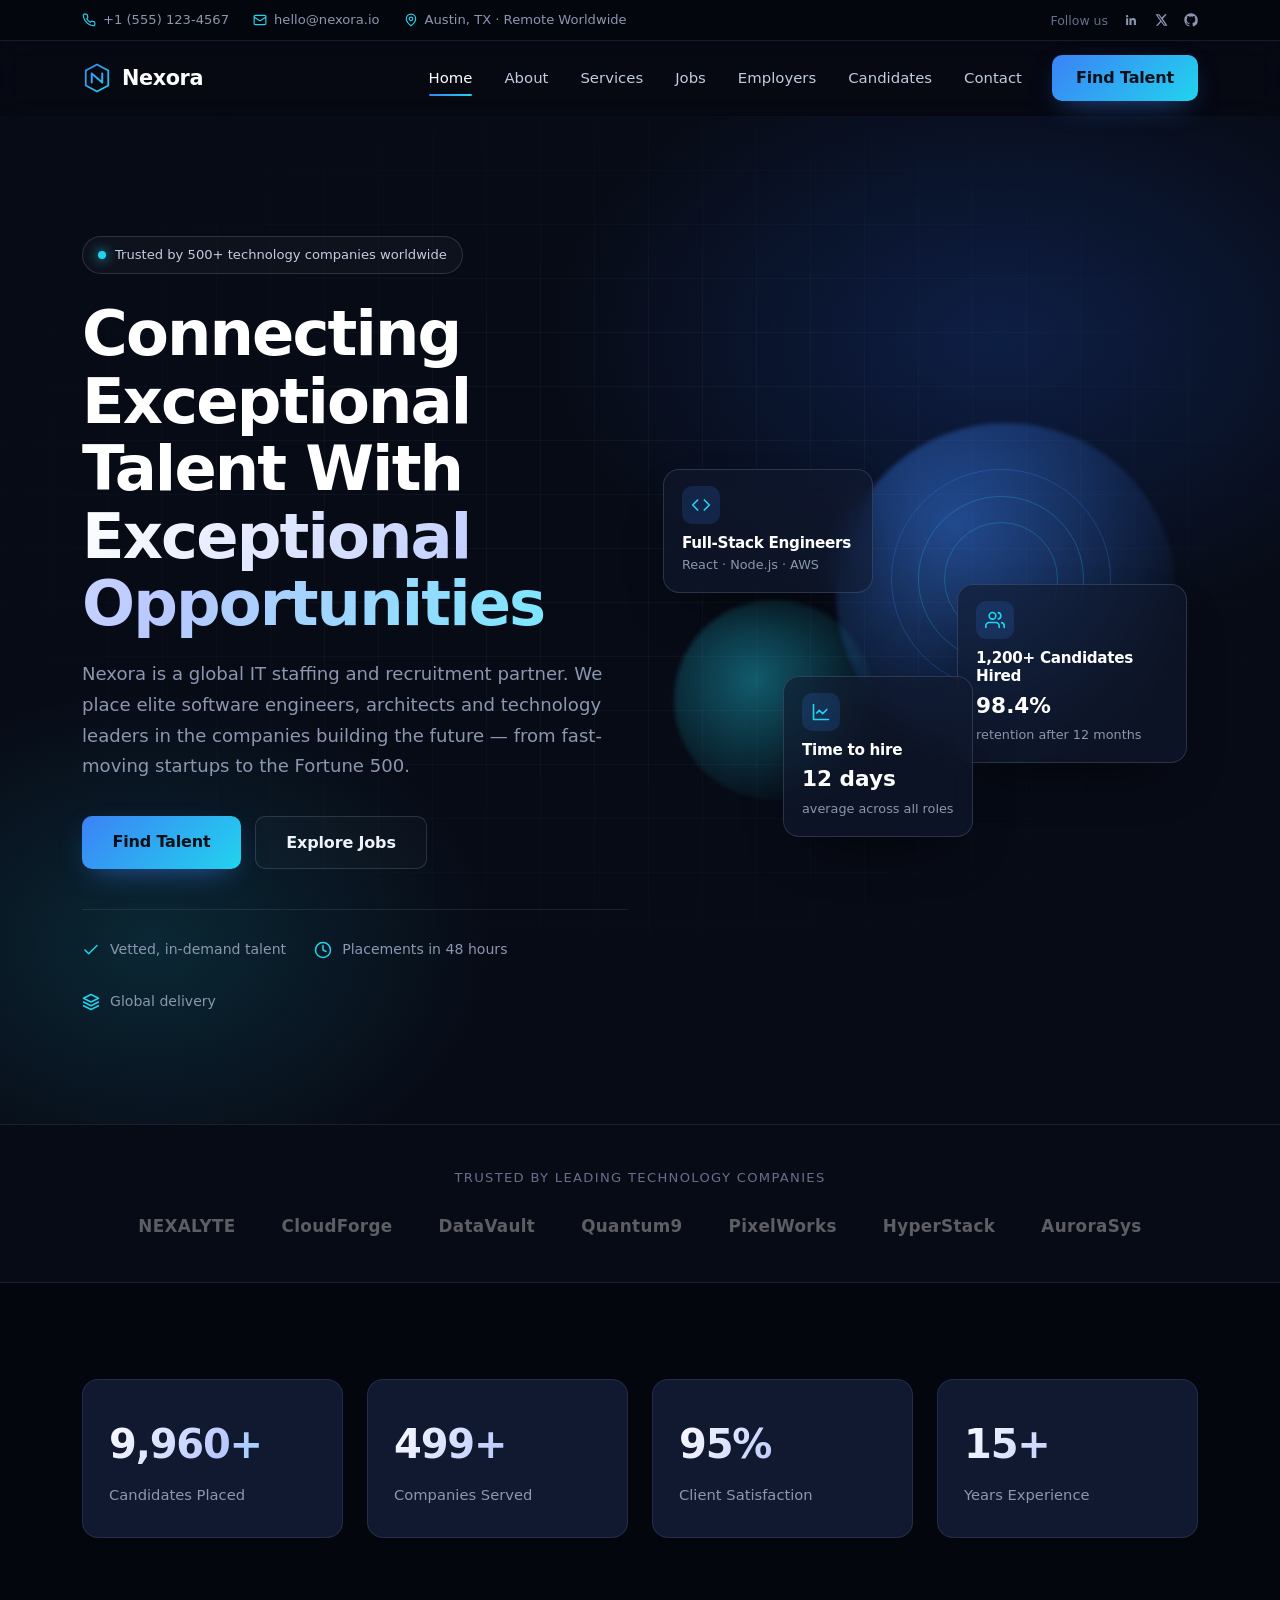
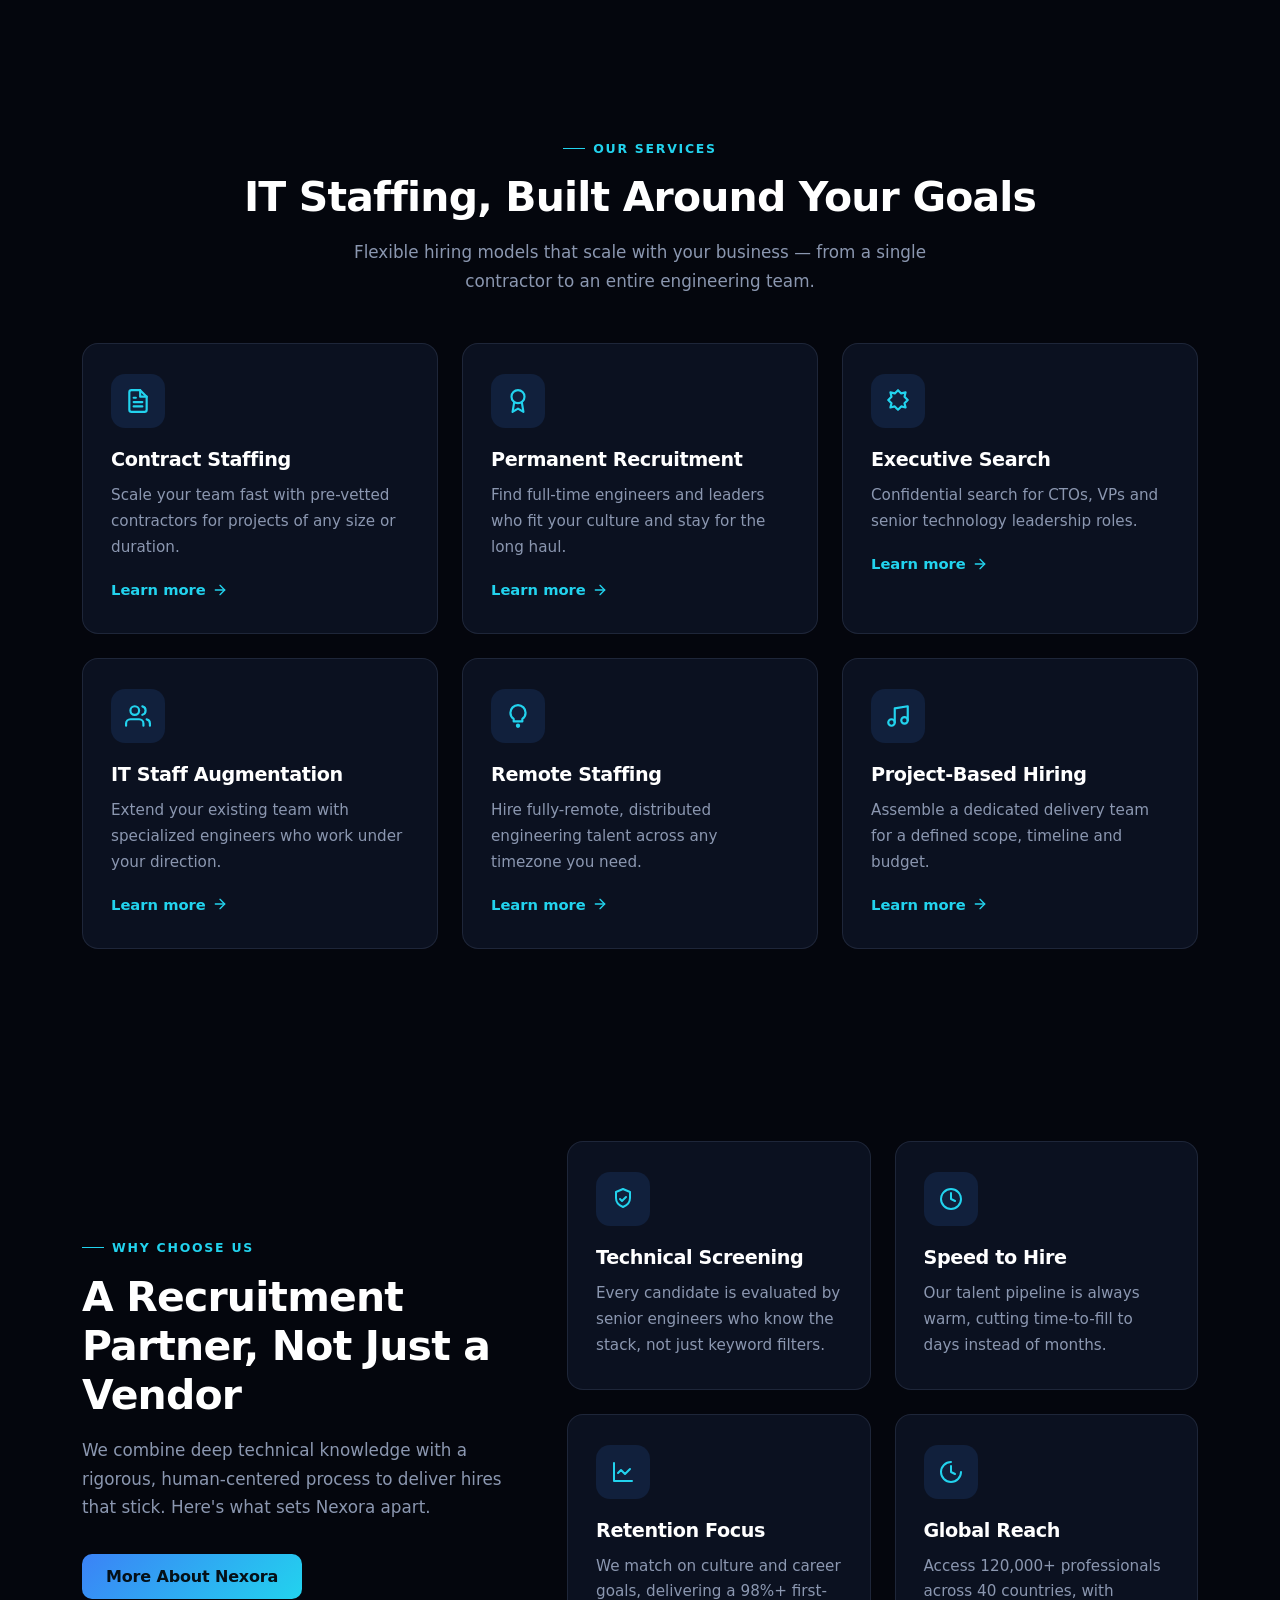
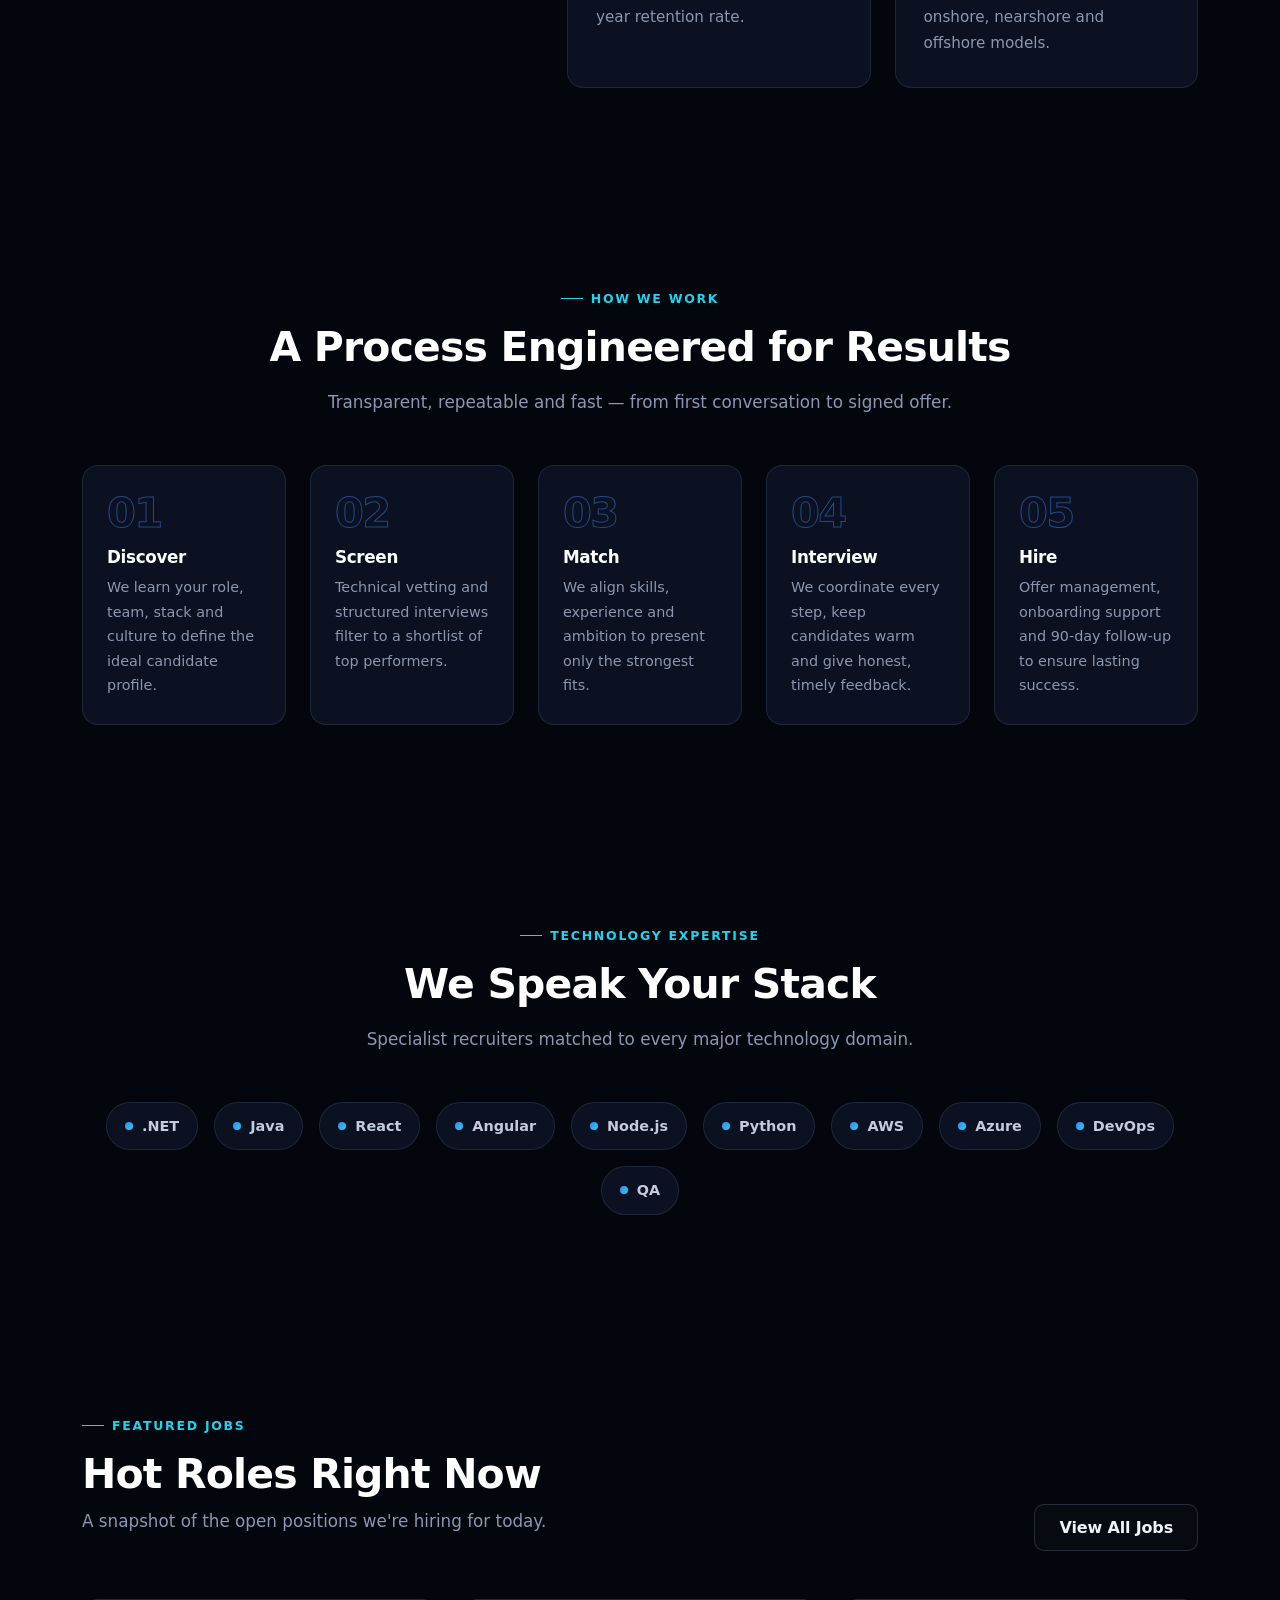
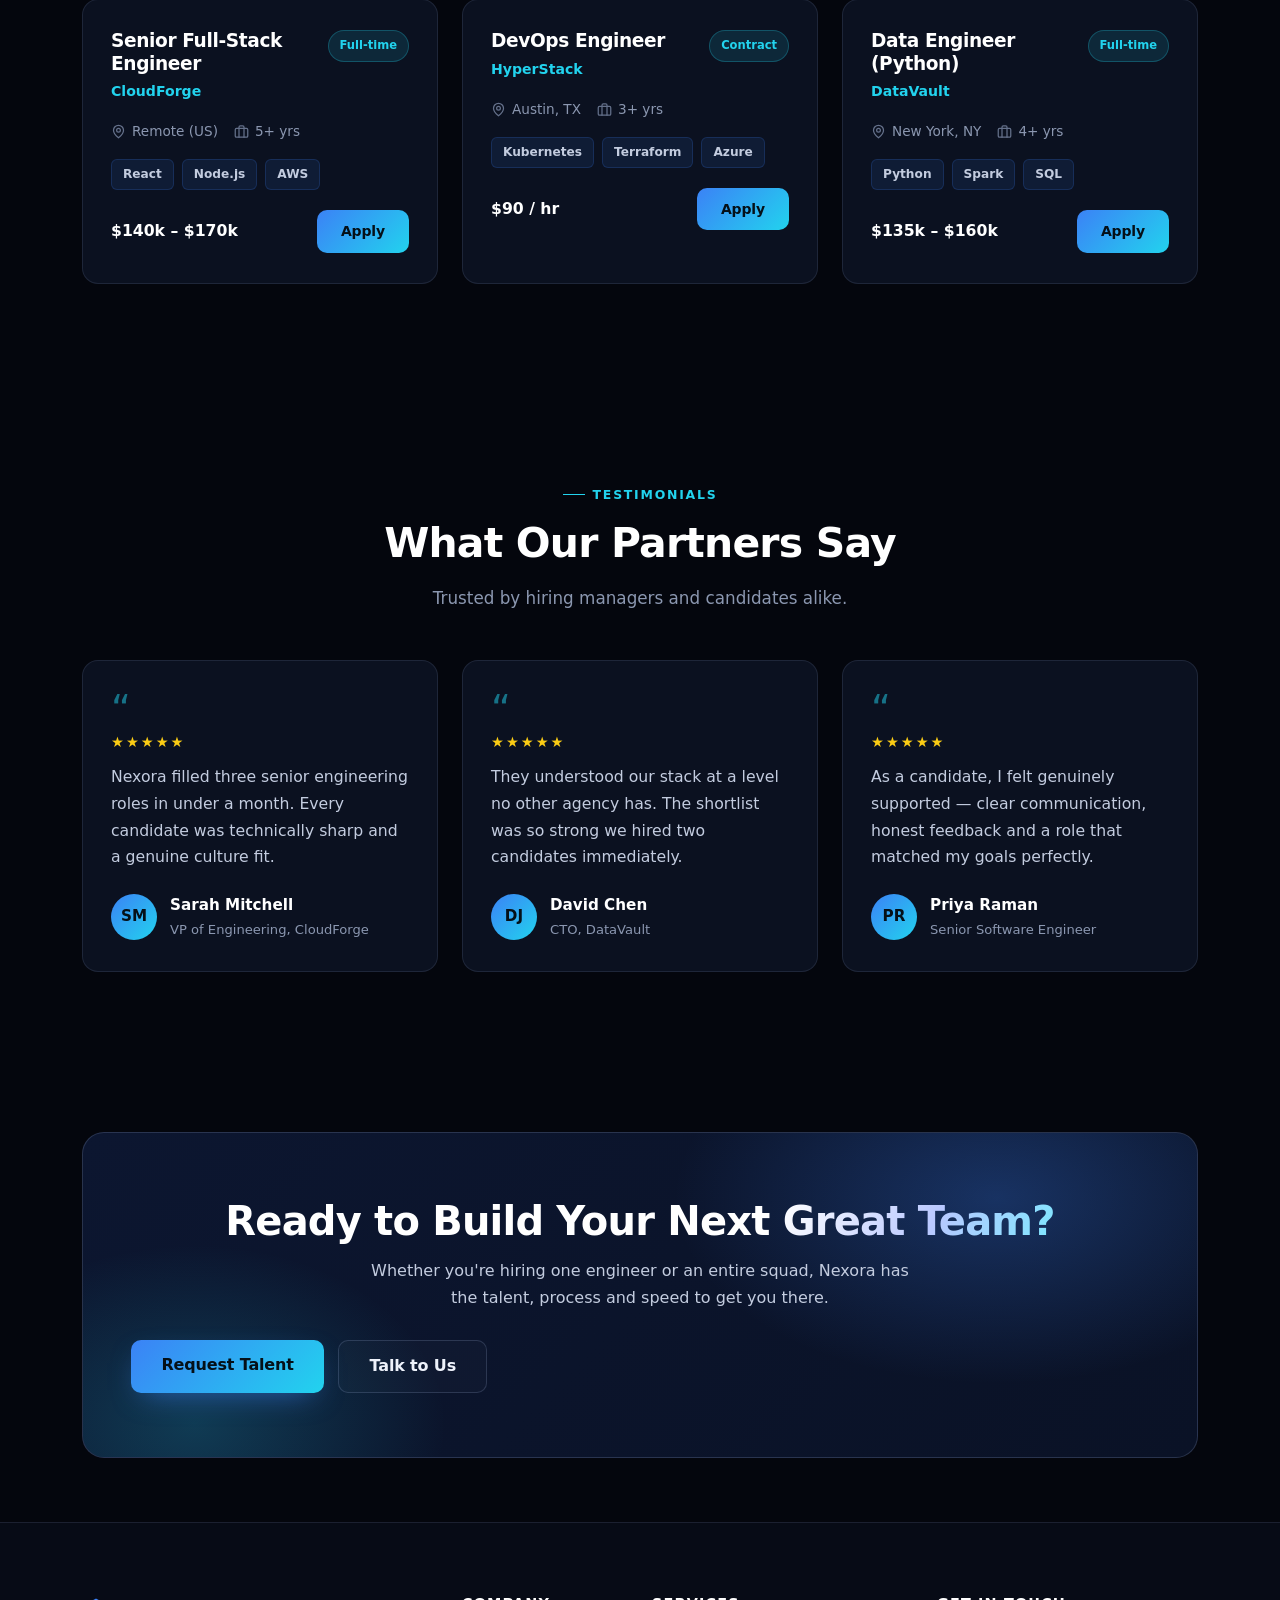
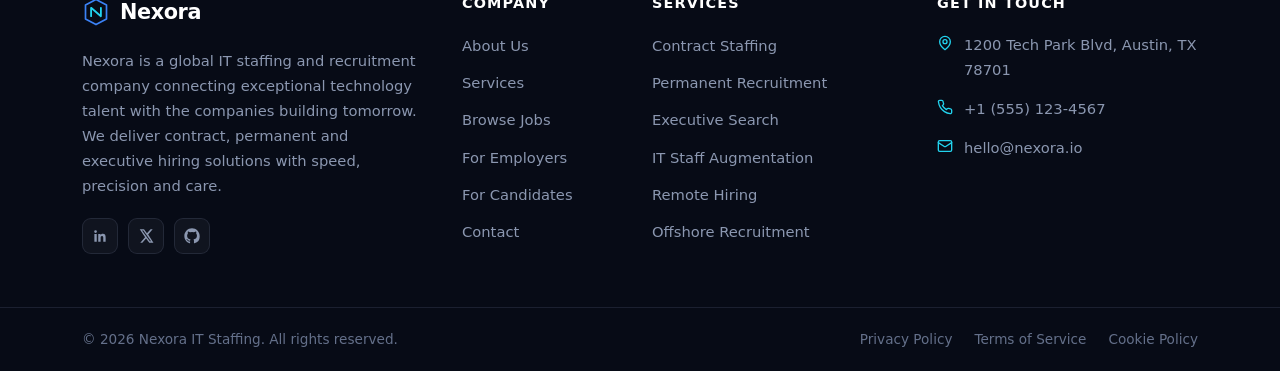
<file: index.html>
<!DOCTYPE html>
<html lang="en">
<head>
  <meta charset="UTF-8">
  <meta name="viewport" content="width=device-width, initial-scale=1.0">
  <title>Nexora — IT Staffing &amp; Recruitment | Connecting Exceptional Talent</title>
  <meta name="description" content="Nexora connects exceptional technology talent with exceptional opportunities through contract, permanent and executive IT staffing solutions.">
  <link rel="stylesheet" href="assets/bootstrap/css/bootstrap.min.css">
  <link rel="stylesheet" href="css/style.css">
</head>
<body>

  <div id="header"></div>
  <div id="navbar"></div>

  <!-- ============================= HERO ============================= -->
  <section class="hero" id="home">
    <div class="hero-grid"></div>
    <div class="container">
      <div class="row align-items-center">
        <div class="col-lg-6">
          <span class="hero-badge"><span class="dot"></span> Trusted by 500+ technology companies worldwide</span>
          <h1>Connecting Exceptional Talent With <span class="text-grad">Exceptional Opportunities</span></h1>
          <p class="lead">
            Nexora is a global IT staffing and recruitment partner. We place elite software engineers,
            architects and technology leaders in the companies building the future — from fast-moving
            startups to the Fortune 500.
          </p>
          <div class="hero-actions">
            <a href="employers.html#request-talent" class="btn btn-primary btn-lg btn-glow">Find Talent</a>
            <a href="jobs.html" class="btn btn-outline-light btn-lg">Explore Jobs</a>
          </div>
          <div class="hero-meta">
            <div class="hero-meta-item">
              <svg viewBox="0 0 24 24" width="18" height="18" fill="none" stroke="currentColor" stroke-width="2" stroke-linecap="round" stroke-linejoin="round"><path d="M20 6 9 17l-5-5"/></svg>
              Vetted, in-demand talent
            </div>
            <div class="hero-meta-item">
              <svg viewBox="0 0 24 24" width="18" height="18" fill="none" stroke="currentColor" stroke-width="2" stroke-linecap="round" stroke-linejoin="round"><circle cx="12" cy="12" r="10"/><path d="M12 6v6l4 2"/></svg>
              Placements in 48 hours
            </div>
            <div class="hero-meta-item">
              <svg viewBox="0 0 24 24" width="18" height="18" fill="none" stroke="currentColor" stroke-width="2" stroke-linecap="round" stroke-linejoin="round"><path d="M12 2 2 7l10 5 10-5-10-5z"/><path d="m2 17 10 5 10-5"/><path d="m2 12 10 5 10-5"/></svg>
              Global delivery
            </div>
          </div>
        </div>
        <div class="col-lg-6">
          <div class="hero-visual">
            <div class="hero-orb a"></div>
            <div class="hero-orb b"></div>
            <div class="hero-ring"></div>
            <div class="glass-card gc-1">
              <div class="gc-icon">
                <svg viewBox="0 0 24 24" width="20" height="20" fill="none" stroke="currentColor" stroke-width="2" stroke-linecap="round" stroke-linejoin="round"><path d="M16 18l6-6-6-6"/><path d="M8 6l-6 6 6 6"/></svg>
              </div>
              <h6>Full-Stack Engineers</h6>
              <p>React · Node.js · AWS</p>
            </div>
            <div class="glass-card gc-2">
              <div class="gc-icon">
                <svg viewBox="0 0 24 24" width="20" height="20" fill="none" stroke="currentColor" stroke-width="2" stroke-linecap="round" stroke-linejoin="round"><path d="M17 21v-2a4 4 0 0 0-4-4H5a4 4 0 0 0-4 4v2"/><circle cx="9" cy="7" r="4"/><path d="M23 21v-2a4 4 0 0 0-3-3.87"/><path d="M16 3.13a4 4 0 0 1 0 7.75"/></svg>
              </div>
              <h6>1,200+ Candidates Hired</h6>
              <div class="gc-stat">98.4%</div>
              <p>retention after 12 months</p>
            </div>
            <div class="glass-card gc-3">
              <div class="gc-icon">
                <svg viewBox="0 0 24 24" width="20" height="20" fill="none" stroke="currentColor" stroke-width="2" stroke-linecap="round" stroke-linejoin="round"><path d="M3 3v18h18"/><path d="m19 9-5 5-4-4-3 3"/></svg>
              </div>
              <h6>Time to hire</h6>
              <div class="gc-stat">12 days</div>
              <p>average across all roles</p>
            </div>
          </div>
        </div>
      </div>
    </div>
  </section>

  <!-- ========================= TRUSTED BY ========================= -->
  <section class="trusted">
    <div class="container">
      <p class="trusted-label">Trusted by leading technology companies</p>
      <div class="trusted-logos">
        <span class="trusted-logo">NEXALYTE</span>
        <span class="trusted-logo">CloudForge</span>
        <span class="trusted-logo">DataVault</span>
        <span class="trusted-logo">Quantum9</span>
        <span class="trusted-logo">PixelWorks</span>
        <span class="trusted-logo">HyperStack</span>
        <span class="trusted-logo">AuroraSys</span>
      </div>
    </div>
  </section>

  <!-- ========================= STATISTICS ========================= -->
  <section class="section" id="stats">
    <div class="container">
      <div class="stats-row">
        <div class="stat-card reveal">
          <div class="stat-value"><span data-count="10000" data-duration="2000">0</span>+</div>
          <p class="stat-label">Candidates Placed</p>
        </div>
        <div class="stat-card reveal" data-delay="1">
          <div class="stat-value"><span data-count="500" data-duration="1800">0</span>+</div>
          <p class="stat-label">Companies Served</p>
        </div>
        <div class="stat-card reveal" data-delay="2">
          <div class="stat-value"><span data-count="95" data-duration="1600">0</span>%</div>
          <p class="stat-label">Client Satisfaction</p>
        </div>
        <div class="stat-card reveal" data-delay="3">
          <div class="stat-value"><span data-count="15" data-duration="1400">0</span>+</div>
          <p class="stat-label">Years Experience</p>
        </div>
      </div>
    </div>
  </section>

  <!-- ======================= IT STAFFING SERVICES ======================= -->
  <section class="section" id="services">
    <div class="container">
      <div class="text-center mb-5">
        <span class="eyebrow">Our Services</span>
        <h2 class="section-title">IT Staffing, Built Around Your Goals</h2>
        <p class="section-lead center">Flexible hiring models that scale with your business — from a single contractor to an entire engineering team.</p>
      </div>
      <div class="row g-4">
        <div class="col-md-6 col-lg-4">
          <div class="card-service reveal">
            <div class="icon-badge"><svg viewBox="0 0 24 24" width="26" height="26" fill="none" stroke="currentColor" stroke-width="2" stroke-linecap="round" stroke-linejoin="round"><path d="M14 2H6a2 2 0 0 0-2 2v16a2 2 0 0 0 2 2h12a2 2 0 0 0 2-2V8z"/><path d="M14 2v6h6"/><path d="M16 13H8"/><path d="M16 17H8"/><path d="M10 9H8"/></svg></div>
            <h3>Contract Staffing</h3>
            <p>Scale your team fast with pre-vetted contractors for projects of any size or duration.</p>
            <a href="services.html" class="link-arrow mt-3">Learn more <svg viewBox="0 0 24 24" width="16" height="16" fill="none" stroke="currentColor" stroke-width="2" stroke-linecap="round" stroke-linejoin="round"><path d="M5 12h14"/><path d="m12 5 7 7-7 7"/></svg></a>
          </div>
        </div>
        <div class="col-md-6 col-lg-4">
          <div class="card-service reveal" data-delay="1">
            <div class="icon-badge"><svg viewBox="0 0 24 24" width="26" height="26" fill="none" stroke="currentColor" stroke-width="2" stroke-linecap="round" stroke-linejoin="round"><circle cx="12" cy="8" r="6"/><path d="M15.5 13 17 22l-5-3-5 3 1.5-9"/></svg></div>
            <h3>Permanent Recruitment</h3>
            <p>Find full-time engineers and leaders who fit your culture and stay for the long haul.</p>
            <a href="services.html" class="link-arrow mt-3">Learn more <svg viewBox="0 0 24 24" width="16" height="16" fill="none" stroke="currentColor" stroke-width="2" stroke-linecap="round" stroke-linejoin="round"><path d="M5 12h14"/><path d="m12 5 7 7-7 7"/></svg></a>
          </div>
        </div>
        <div class="col-md-6 col-lg-4">
          <div class="card-service reveal" data-delay="2">
            <div class="icon-badge"><svg viewBox="0 0 24 24" width="26" height="26" fill="none" stroke="currentColor" stroke-width="2" stroke-linecap="round" stroke-linejoin="round"><path d="m12 2 3 3 4-1-1 4 3 3-3 3 1 4-4-1-3 3-3-3-4 1 1-4-3-3 3-3-1-4 4 1z"/></svg></div>
            <h3>Executive Search</h3>
            <p>Confidential search for CTOs, VPs and senior technology leadership roles.</p>
            <a href="services.html" class="link-arrow mt-3">Learn more <svg viewBox="0 0 24 24" width="16" height="16" fill="none" stroke="currentColor" stroke-width="2" stroke-linecap="round" stroke-linejoin="round"><path d="M5 12h14"/><path d="m12 5 7 7-7 7"/></svg></a>
          </div>
        </div>
        <div class="col-md-6 col-lg-4">
          <div class="card-service reveal" data-delay="3">
            <div class="icon-badge"><svg viewBox="0 0 24 24" width="26" height="26" fill="none" stroke="currentColor" stroke-width="2" stroke-linecap="round" stroke-linejoin="round"><path d="M17 21v-2a4 4 0 0 0-4-4H5a4 4 0 0 0-4 4v2"/><circle cx="9" cy="7" r="4"/><path d="M23 21v-2a4 4 0 0 0-3-3.87"/><path d="M16 3.13a4 4 0 0 1 0 7.75"/></svg></div>
            <h3>IT Staff Augmentation</h3>
            <p>Extend your existing team with specialized engineers who work under your direction.</p>
            <a href="services.html" class="link-arrow mt-3">Learn more <svg viewBox="0 0 24 24" width="16" height="16" fill="none" stroke="currentColor" stroke-width="2" stroke-linecap="round" stroke-linejoin="round"><path d="M5 12h14"/><path d="m12 5 7 7-7 7"/></svg></a>
          </div>
        </div>
        <div class="col-md-6 col-lg-4">
          <div class="card-service reveal" data-delay="4">
            <div class="icon-badge"><svg viewBox="0 0 24 24" width="26" height="26" fill="none" stroke="currentColor" stroke-width="2" stroke-linecap="round" stroke-linejoin="round"><path d="M12 2a7 7 0 0 0-7 7c0 2.4 1.2 4.5 3 5.7V17h8v-2.3c1.8-1.2 3-3.3 3-5.7a7 7 0 0 0-7-7z"/><circle cx="12" cy="21" r="1"/></svg></div>
            <h3>Remote Staffing</h3>
            <p>Hire fully-remote, distributed engineering talent across any timezone you need.</p>
            <a href="services.html" class="link-arrow mt-3">Learn more <svg viewBox="0 0 24 24" width="16" height="16" fill="none" stroke="currentColor" stroke-width="2" stroke-linecap="round" stroke-linejoin="round"><path d="M5 12h14"/><path d="m12 5 7 7-7 7"/></svg></a>
          </div>
        </div>
        <div class="col-md-6 col-lg-4">
          <div class="card-service reveal" data-delay="5">
            <div class="icon-badge"><svg viewBox="0 0 24 24" width="26" height="26" fill="none" stroke="currentColor" stroke-width="2" stroke-linecap="round" stroke-linejoin="round"><path d="M9 18V5l12-2v13"/><circle cx="6" cy="18" r="3"/><circle cx="18" cy="16" r="3"/></svg></div>
            <h3>Project-Based Hiring</h3>
            <p>Assemble a dedicated delivery team for a defined scope, timeline and budget.</p>
            <a href="services.html" class="link-arrow mt-3">Learn more <svg viewBox="0 0 24 24" width="16" height="16" fill="none" stroke="currentColor" stroke-width="2" stroke-linecap="round" stroke-linejoin="round"><path d="M5 12h14"/><path d="m12 5 7 7-7 7"/></svg></a>
          </div>
        </div>
      </div>
    </div>
  </section>

  <!-- ========================= WHY CHOOSE US ========================= -->
  <section class="section" id="why-us">
    <div class="container">
      <div class="row align-items-center g-5">
        <div class="col-lg-5">
          <span class="eyebrow">Why Choose Us</span>
          <h2 class="section-title">A Recruitment Partner, Not Just a Vendor</h2>
          <p class="section-lead">
            We combine deep technical knowledge with a rigorous, human-centered process to deliver
            hires that stick. Here's what sets Nexora apart.
          </p>
          <a href="about.html" class="btn btn-primary mt-3">More About Nexora</a>
        </div>
        <div class="col-lg-7">
          <div class="row g-4">
            <div class="col-sm-6">
              <div class="card-feature reveal">
                <div class="icon-badge"><svg viewBox="0 0 24 24" width="24" height="24" fill="none" stroke="currentColor" stroke-width="2" stroke-linecap="round" stroke-linejoin="round"><path d="M12 2l7 3v6c0 4.4-3 7.4-7 9-4-1.6-7-4.6-7-9V5z"/><path d="m9 12 2 2 4-4"/></svg></div>
                <h3>Technical Screening</h3>
                <p>Every candidate is evaluated by senior engineers who know the stack, not just keyword filters.</p>
              </div>
            </div>
            <div class="col-sm-6">
              <div class="card-feature reveal" data-delay="1">
                <div class="icon-badge"><svg viewBox="0 0 24 24" width="24" height="24" fill="none" stroke="currentColor" stroke-width="2" stroke-linecap="round" stroke-linejoin="round"><circle cx="12" cy="12" r="10"/><path d="M12 6v6l4 2"/></svg></div>
                <h3>Speed to Hire</h3>
                <p>Our talent pipeline is always warm, cutting time-to-fill to days instead of months.</p>
              </div>
            </div>
            <div class="col-sm-6">
              <div class="card-feature reveal" data-delay="2">
                <div class="icon-badge"><svg viewBox="0 0 24 24" width="24" height="24" fill="none" stroke="currentColor" stroke-width="2" stroke-linecap="round" stroke-linejoin="round"><path d="M3 3v18h18"/><path d="m19 9-5 5-4-4-3 3"/></svg></div>
                <h3>Retention Focus</h3>
                <p>We match on culture and career goals, delivering a 98%+ first-year retention rate.</p>
              </div>
            </div>
            <div class="col-sm-6">
              <div class="card-feature reveal" data-delay="3">
                <div class="icon-badge"><svg viewBox="0 0 24 24" width="24" height="24" fill="none" stroke="currentColor" stroke-width="2" stroke-linecap="round" stroke-linejoin="round"><path d="M12 2a10 10 0 1 0 10 10"/><path d="M12 6v6l4 2"/></svg></div>
                <h3>Global Reach</h3>
                <p>Access 120,000+ professionals across 40 countries, with onshore, nearshore and offshore models.</p>
              </div>
            </div>
          </div>
        </div>
      </div>
    </div>
  </section>

  <!-- ========================= RECRUITMENT PROCESS ========================= -->
  <section class="section" id="process">
    <div class="container">
      <div class="text-center mb-5">
        <span class="eyebrow">How We Work</span>
        <h2 class="section-title">A Process Engineered for Results</h2>
        <p class="section-lead center">Transparent, repeatable and fast — from first conversation to signed offer.</p>
      </div>
      <div class="row g-4 position-relative">
        <div class="col-md-6 col-lg">
          <div class="process-step reveal">
            <span class="process-num">01</span>
            <h4>Discover</h4>
            <p>We learn your role, team, stack and culture to define the ideal candidate profile.</p>
          </div>
        </div>
        <div class="col-md-6 col-lg">
          <div class="process-step reveal" data-delay="1">
            <span class="process-num">02</span>
            <h4>Screen</h4>
            <p>Technical vetting and structured interviews filter to a shortlist of top performers.</p>
          </div>
        </div>
        <div class="col-md-6 col-lg">
          <div class="process-step reveal" data-delay="2">
            <span class="process-num">03</span>
            <h4>Match</h4>
            <p>We align skills, experience and ambition to present only the strongest fits.</p>
          </div>
        </div>
        <div class="col-md-6 col-lg">
          <div class="process-step reveal" data-delay="3">
            <span class="process-num">04</span>
            <h4>Interview</h4>
            <p>We coordinate every step, keep candidates warm and give honest, timely feedback.</p>
          </div>
        </div>
        <div class="col-md-6 col-lg">
          <div class="process-step reveal" data-delay="4">
            <span class="process-num">05</span>
            <h4>Hire</h4>
            <p>Offer management, onboarding support and 90-day follow-up to ensure lasting success.</p>
          </div>
        </div>
      </div>
    </div>
  </section>

  <!-- ========================= TECHNOLOGY EXPERTISE ========================= -->
  <section class="section" id="expertise">
    <div class="container">
      <div class="text-center mb-5">
        <span class="eyebrow">Technology Expertise</span>
        <h2 class="section-title">We Speak Your Stack</h2>
        <p class="section-lead center">Specialist recruiters matched to every major technology domain.</p>
      </div>
      <div class="d-flex flex-wrap justify-content-center gap-3">
        <span class="tech-pill"><span class="dot"></span>.NET</span>
        <span class="tech-pill"><span class="dot"></span>Java</span>
        <span class="tech-pill"><span class="dot"></span>React</span>
        <span class="tech-pill"><span class="dot"></span>Angular</span>
        <span class="tech-pill"><span class="dot"></span>Node.js</span>
        <span class="tech-pill"><span class="dot"></span>Python</span>
        <span class="tech-pill"><span class="dot"></span>AWS</span>
        <span class="tech-pill"><span class="dot"></span>Azure</span>
        <span class="tech-pill"><span class="dot"></span>DevOps</span>
        <span class="tech-pill"><span class="dot"></span>QA</span>
      </div>
    </div>
  </section>

  <!-- ========================= FEATURED JOBS ========================= -->
  <section class="section" id="featured-jobs">
    <div class="container">
      <div class="d-flex flex-wrap justify-content-between align-items-end mb-5 gap-3">
        <div>
          <span class="eyebrow">Featured Jobs</span>
          <h2 class="section-title mb-2">Hot Roles Right Now</h2>
          <p class="section-lead">A snapshot of the open positions we're hiring for today.</p>
        </div>
        <a href="jobs.html" class="btn btn-outline-light">View All Jobs</a>
      </div>
      <div class="row g-4">
        <div class="col-md-6 col-lg-4">
          <div class="card-job reveal">
            <div class="job-top">
              <div>
                <h3 class="job-title">Senior Full-Stack Engineer</h3>
                <span class="job-company">CloudForge</span>
              </div>
              <span class="job-type-badge">Full-time</span>
            </div>
            <div class="job-meta">
              <span><svg viewBox="0 0 24 24" width="15" height="15" fill="none" stroke="currentColor" stroke-width="2" stroke-linecap="round" stroke-linejoin="round"><path d="M20 10c0 6-8 12-8 12s-8-6-8-12a8 8 0 0 1 16 0Z"/><circle cx="12" cy="10" r="3"/></svg> Remote (US)</span>
              <span><svg viewBox="0 0 24 24" width="15" height="15" fill="none" stroke="currentColor" stroke-width="2" stroke-linecap="round" stroke-linejoin="round"><rect x="2" y="7" width="20" height="14" rx="2"/><path d="M16 21V5a2 2 0 0 0-2-2h-4a2 2 0 0 0-2 2v16"/></svg> 5+ yrs</span>
            </div>
            <div class="job-skills">
              <span class="skill-tag">React</span>
              <span class="skill-tag">Node.js</span>
              <span class="skill-tag">AWS</span>
            </div>
            <div class="card-foot">
              <span class="job-salary">$140k – $170k</span>
              <a href="job-details.html" class="btn btn-primary btn-sm">Apply</a>
            </div>
          </div>
        </div>
        <div class="col-md-6 col-lg-4">
          <div class="card-job reveal" data-delay="1">
            <div class="job-top">
              <div>
                <h3 class="job-title">DevOps Engineer</h3>
                <span class="job-company">HyperStack</span>
              </div>
              <span class="job-type-badge">Contract</span>
            </div>
            <div class="job-meta">
              <span><svg viewBox="0 0 24 24" width="15" height="15" fill="none" stroke="currentColor" stroke-width="2" stroke-linecap="round" stroke-linejoin="round"><path d="M20 10c0 6-8 12-8 12s-8-6-8-12a8 8 0 0 1 16 0Z"/><circle cx="12" cy="10" r="3"/></svg> Austin, TX</span>
              <span><svg viewBox="0 0 24 24" width="15" height="15" fill="none" stroke="currentColor" stroke-width="2" stroke-linecap="round" stroke-linejoin="round"><rect x="2" y="7" width="20" height="14" rx="2"/><path d="M16 21V5a2 2 0 0 0-2-2h-4a2 2 0 0 0-2 2v16"/></svg> 3+ yrs</span>
            </div>
            <div class="job-skills">
              <span class="skill-tag">Kubernetes</span>
              <span class="skill-tag">Terraform</span>
              <span class="skill-tag">Azure</span>
            </div>
            <div class="card-foot">
              <span class="job-salary">$90 / hr</span>
              <a href="job-details.html" class="btn btn-primary btn-sm">Apply</a>
            </div>
          </div>
        </div>
        <div class="col-md-6 col-lg-4">
          <div class="card-job reveal" data-delay="2">
            <div class="job-top">
              <div>
                <h3 class="job-title">Data Engineer (Python)</h3>
                <span class="job-company">DataVault</span>
              </div>
              <span class="job-type-badge">Full-time</span>
            </div>
            <div class="job-meta">
              <span><svg viewBox="0 0 24 24" width="15" height="15" fill="none" stroke="currentColor" stroke-width="2" stroke-linecap="round" stroke-linejoin="round"><path d="M20 10c0 6-8 12-8 12s-8-6-8-12a8 8 0 0 1 16 0Z"/><circle cx="12" cy="10" r="3"/></svg> New York, NY</span>
              <span><svg viewBox="0 0 24 24" width="15" height="15" fill="none" stroke="currentColor" stroke-width="2" stroke-linecap="round" stroke-linejoin="round"><rect x="2" y="7" width="20" height="14" rx="2"/><path d="M16 21V5a2 2 0 0 0-2-2h-4a2 2 0 0 0-2 2v16"/></svg> 4+ yrs</span>
            </div>
            <div class="job-skills">
              <span class="skill-tag">Python</span>
              <span class="skill-tag">Spark</span>
              <span class="skill-tag">SQL</span>
            </div>
            <div class="card-foot">
              <span class="job-salary">$135k – $160k</span>
              <a href="job-details.html" class="btn btn-primary btn-sm">Apply</a>
            </div>
          </div>
        </div>
      </div>
    </div>
  </section>

  <!-- ========================= TESTIMONIALS ========================= -->
  <section class="section" id="testimonials">
    <div class="container">
      <div class="text-center mb-5">
        <span class="eyebrow">Testimonials</span>
        <h2 class="section-title">What Our Partners Say</h2>
        <p class="section-lead center">Trusted by hiring managers and candidates alike.</p>
      </div>
      <div class="row g-4">
        <div class="col-md-4">
          <div class="card-testimonial reveal">
            <div class="quote-mark">“</div>
            <div class="testimonial-stars">★★★★★</div>
            <blockquote>Nexora filled three senior engineering roles in under a month. Every candidate was technically sharp and a genuine culture fit.</blockquote>
            <div class="testimonial-person">
              <div class="testimonial-avatar">SM</div>
              <div>
                <div class="name">Sarah Mitchell</div>
                <div class="role">VP of Engineering, CloudForge</div>
              </div>
            </div>
          </div>
        </div>
        <div class="col-md-4">
          <div class="card-testimonial reveal" data-delay="1">
            <div class="quote-mark">“</div>
            <div class="testimonial-stars">★★★★★</div>
            <blockquote>They understood our stack at a level no other agency has. The shortlist was so strong we hired two candidates immediately.</blockquote>
            <div class="testimonial-person">
              <div class="testimonial-avatar">DJ</div>
              <div>
                <div class="name">David Chen</div>
                <div class="role">CTO, DataVault</div>
              </div>
            </div>
          </div>
        </div>
        <div class="col-md-4">
          <div class="card-testimonial reveal" data-delay="2">
            <div class="quote-mark">“</div>
            <div class="testimonial-stars">★★★★★</div>
            <blockquote>As a candidate, I felt genuinely supported — clear communication, honest feedback and a role that matched my goals perfectly.</blockquote>
            <div class="testimonial-person">
              <div class="testimonial-avatar">PR</div>
              <div>
                <div class="name">Priya Raman</div>
                <div class="role">Senior Software Engineer</div>
              </div>
            </div>
          </div>
        </div>
      </div>
    </div>
  </section>

  <!-- ========================= CTA ========================= -->
  <section class="section-sm">
    <div class="container">
      <div class="cta-panel text-center">
        <h2>Ready to Build Your Next <span class="text-grad">Great Team?</span></h2>
        <p class="mx-auto">Whether you're hiring one engineer or an entire squad, Nexora has the talent, process and speed to get you there.</p>
        <div class="cta-actions">
          <a href="employers.html#request-talent" class="btn btn-primary btn-lg btn-glow">Request Talent</a>
          <a href="contact.html" class="btn btn-outline-light btn-lg">Talk to Us</a>
        </div>
      </div>
    </div>
  </section>

  <div id="footer"></div>

  <script src="assets/jquery/jquery.min.js"></script>
  <script src="assets/bootstrap/js/bootstrap.bundle.min.js"></script>
  <script src="js/components.js"></script>
  <script src="js/app.js"></script>
</body>
</html>
</file>
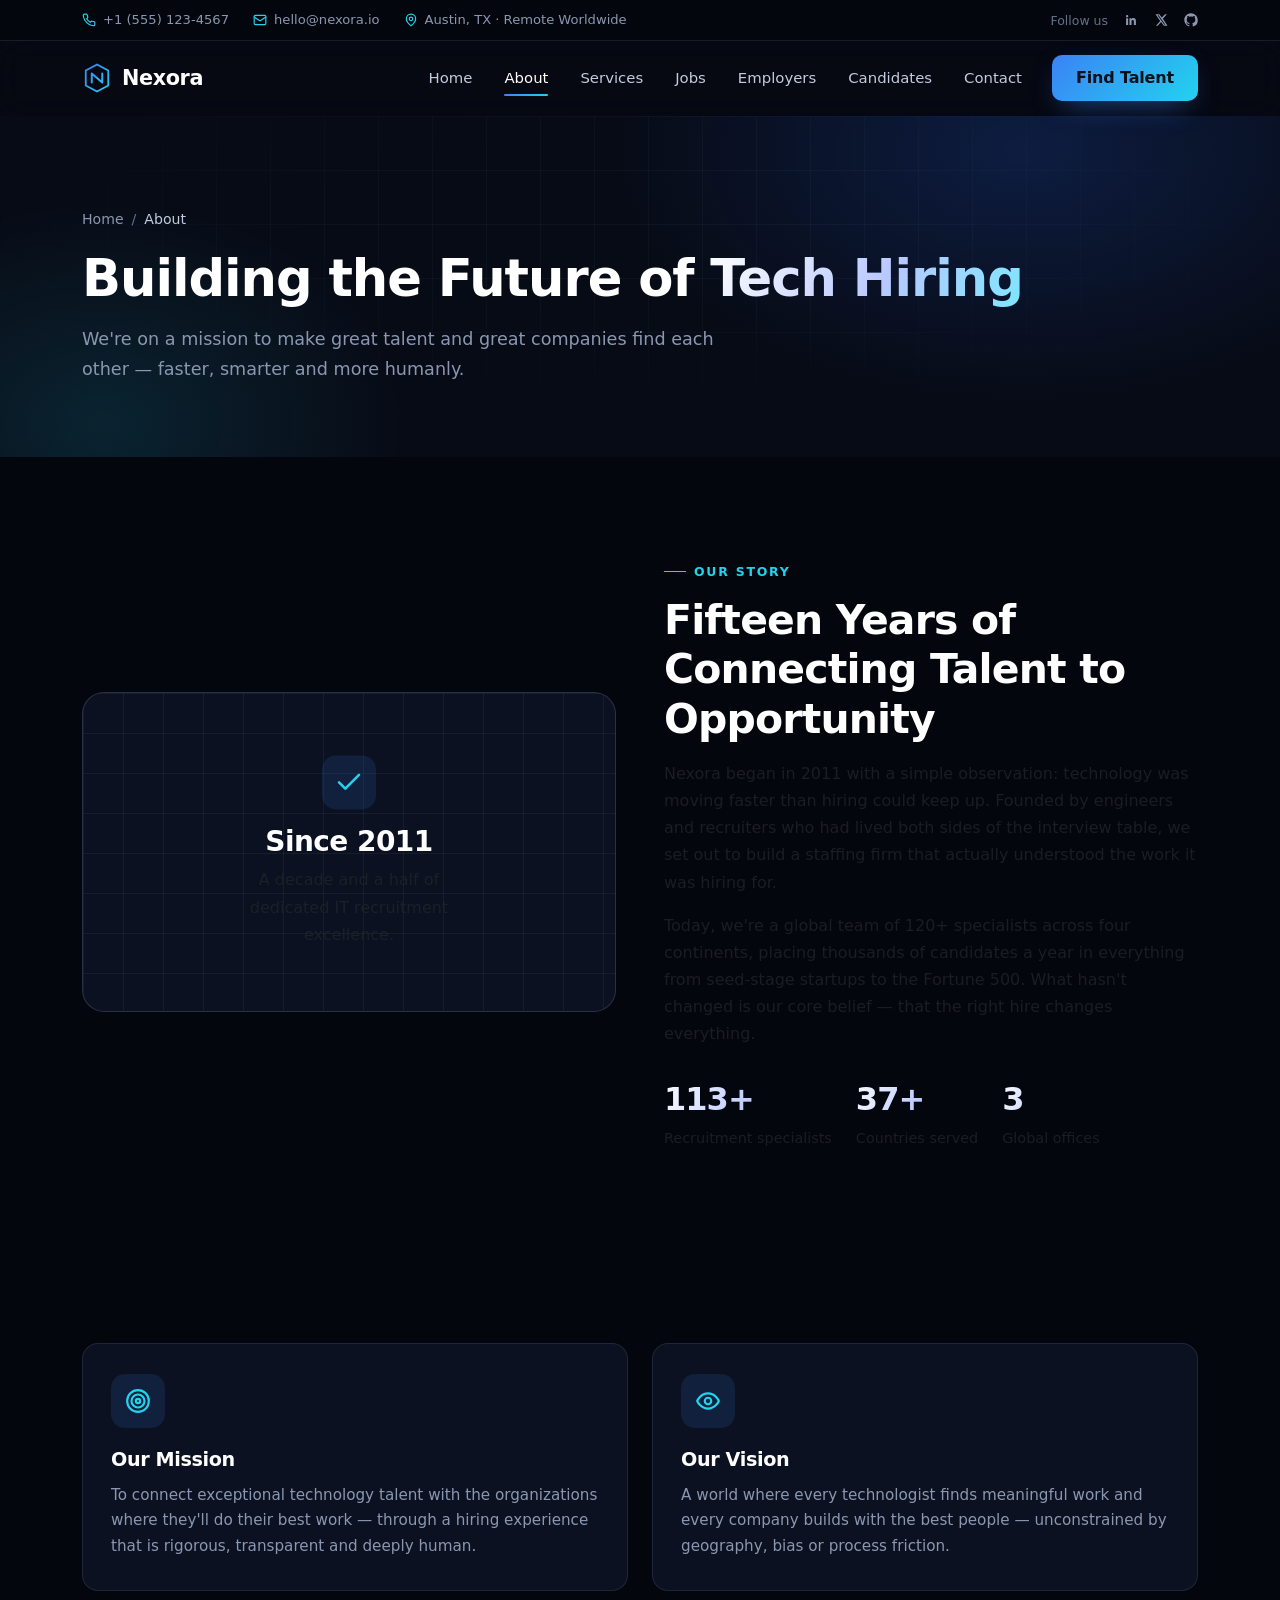
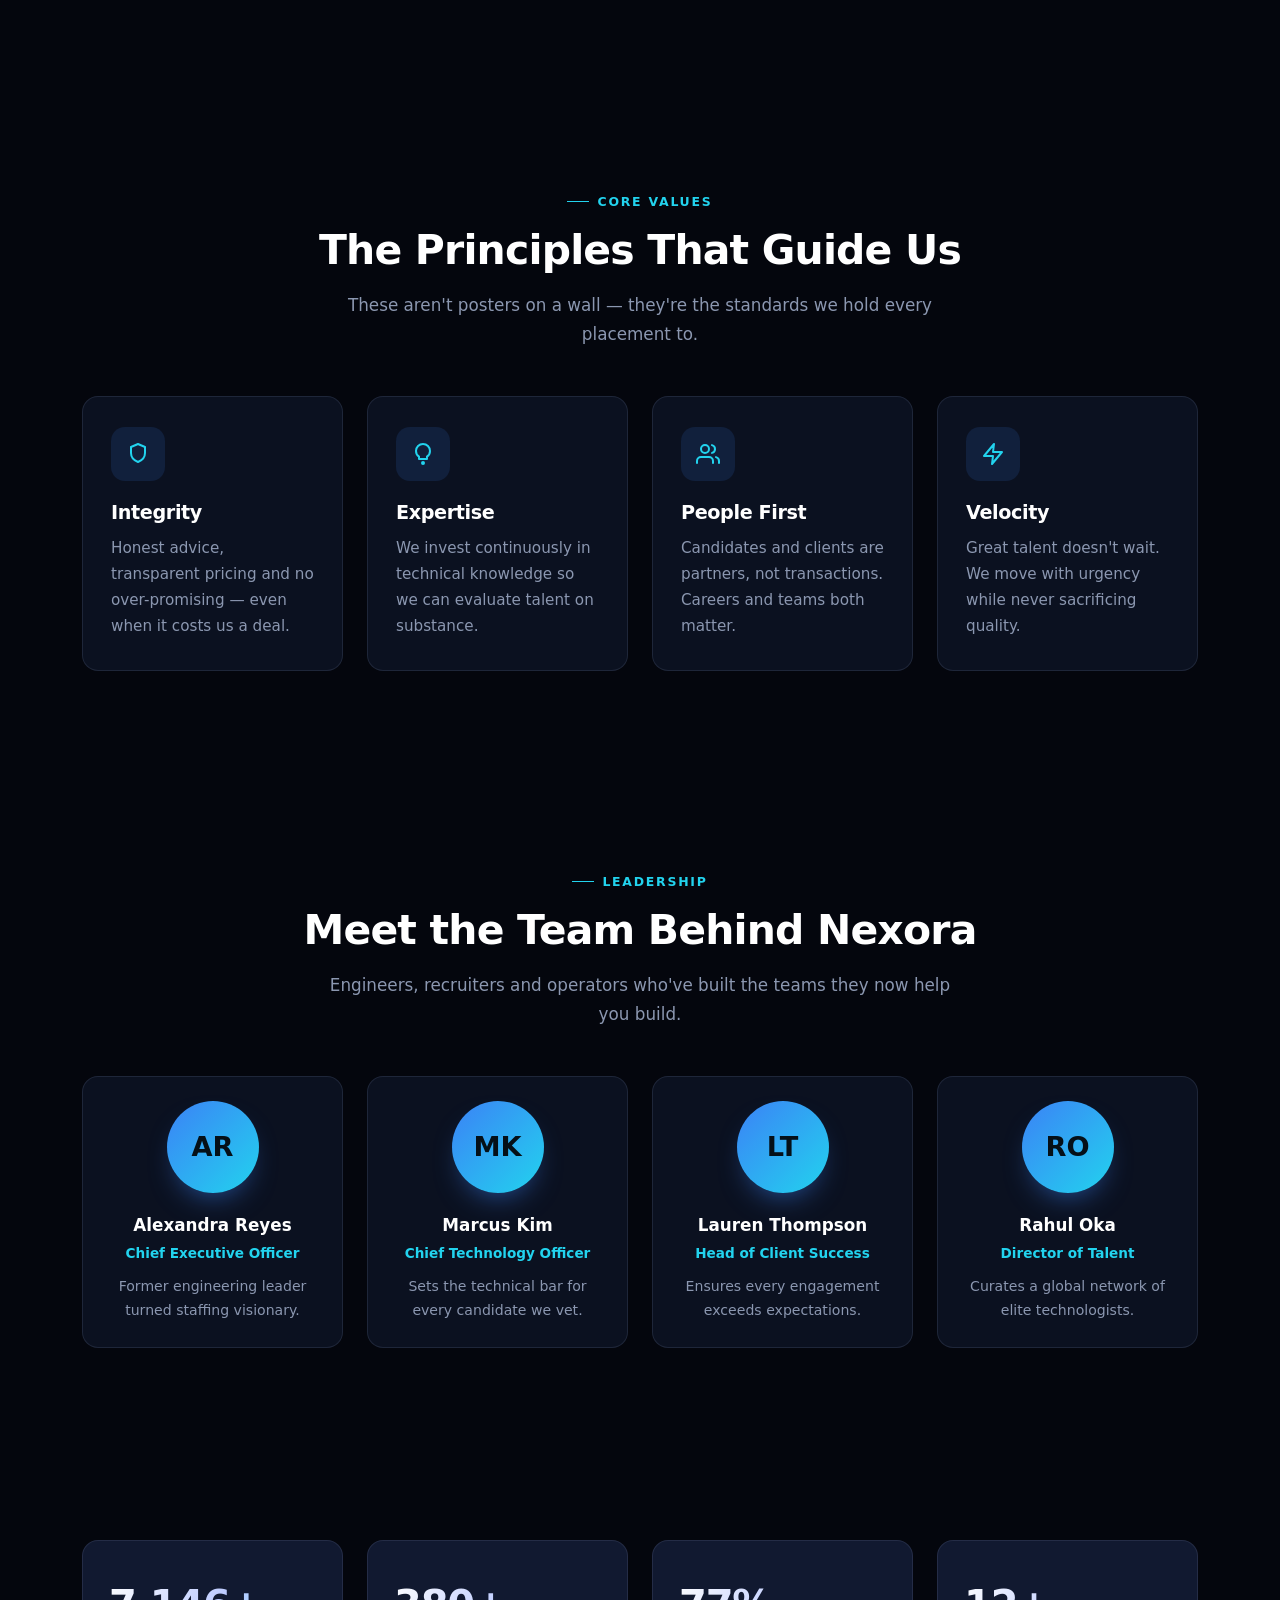
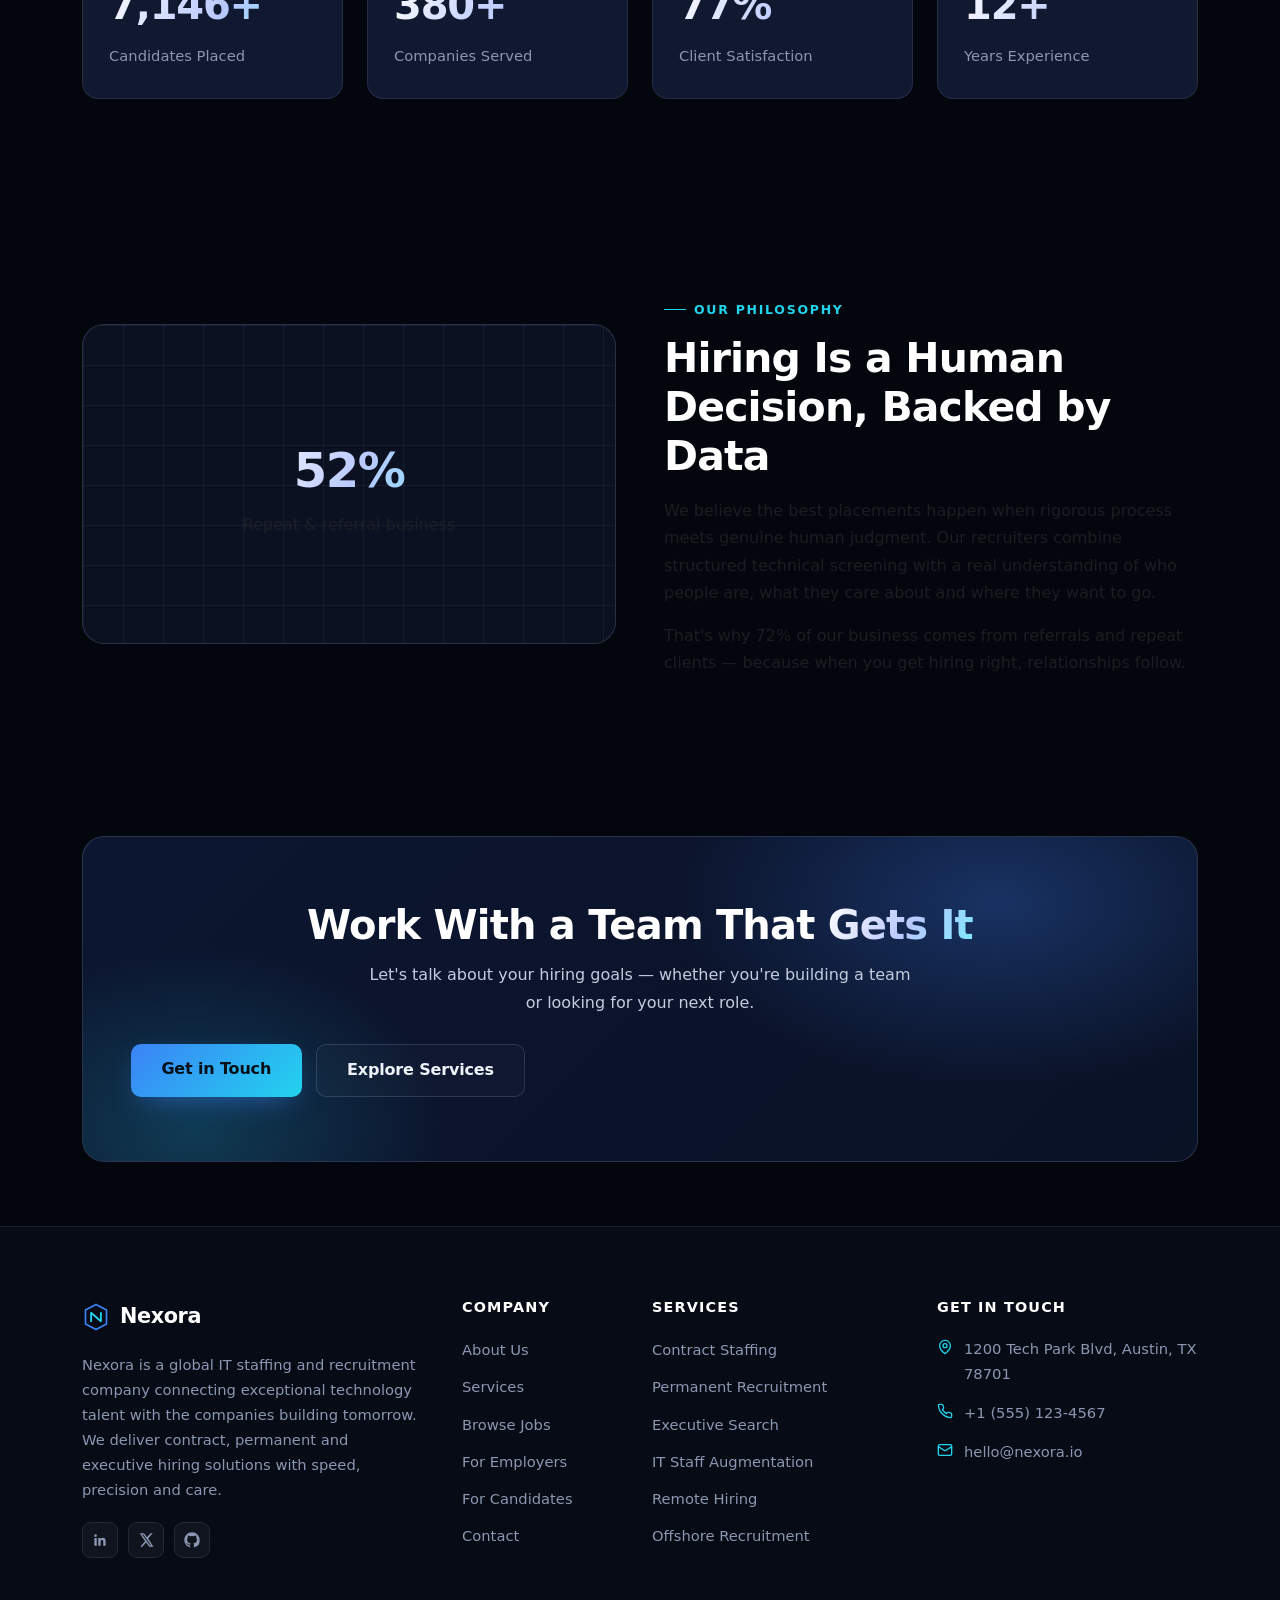
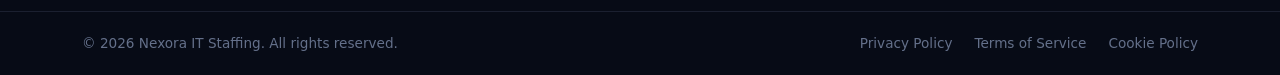
<file: about.html>
<!DOCTYPE html>
<html lang="en">
<head>
  <meta charset="UTF-8">
  <meta name="viewport" content="width=device-width, initial-scale=1.0">
  <title>About Us — Nexora IT Staffing &amp; Recruitment</title>
  <meta name="description" content="Learn about Nexora's story, mission, values and team — the IT staffing partner behind 10,000+ successful placements.">
  <link rel="stylesheet" href="assets/bootstrap/css/bootstrap.min.css">
  <link rel="stylesheet" href="css/style.css">
</head>
<body>

  <div id="header"></div>
  <div id="navbar"></div>

  <!-- ========================= PAGE HERO ========================= -->
  <section class="page-hero">
    <div class="container">
      <nav aria-label="breadcrumb">
        <ol class="breadcrumb">
          <li class="breadcrumb-item"><a href="index.html">Home</a></li>
          <li class="breadcrumb-item active" aria-current="page">About</li>
        </ol>
      </nav>
      <h1 class="mt-3">Building the Future of <span class="text-grad">Tech Hiring</span></h1>
      <p class="lead">We're on a mission to make great talent and great companies find each other — faster, smarter and more humanly.</p>
    </div>
  </section>

  <!-- ========================= COMPANY STORY ========================= -->
  <section class="section">
    <div class="container">
      <div class="row align-items-center g-5">
        <div class="col-lg-6">
          <div class="split-media reveal">
            <div class="grid-bg"></div>
            <div class="center-pill text-center px-4">
              <div class="icon-badge mx-auto mb-3"><svg viewBox="0 0 24 24" width="30" height="30" fill="none" stroke="currentColor" stroke-width="2" stroke-linecap="round" stroke-linejoin="round"><path d="M20 6 9 17l-5-5"/></svg></div>
              <h3 class="mb-2">Since 2011</h3>
              <p class="text-muted mb-0">A decade and a half of dedicated IT recruitment excellence.</p>
            </div>
          </div>
        </div>
        <div class="col-lg-6">
          <span class="eyebrow">Our Story</span>
          <h2 class="section-title">Fifteen Years of Connecting Talent to Opportunity</h2>
          <p class="text-muted mb-3">
            Nexora began in 2011 with a simple observation: technology was moving faster than hiring could keep up.
            Founded by engineers and recruiters who had lived both sides of the interview table, we set out to build
            a staffing firm that actually understood the work it was hiring for.
          </p>
          <p class="text-muted mb-3">
            Today, we're a global team of 120+ specialists across four continents, placing thousands of candidates
            a year in everything from seed-stage startups to the Fortune 500. What hasn't changed is our core
            belief — that the right hire changes everything.
          </p>
          <div class="d-flex flex-wrap gap-4 mt-4">
            <div>
              <div class="stat-value" style="font-size:2rem;"><span data-count="120" data-duration="1600">0</span>+</div>
              <p class="text-muted mb-0" style="font-size:.9rem;">Recruitment specialists</p>
            </div>
            <div>
              <div class="stat-value" style="font-size:2rem;"><span data-count="40" data-duration="1600">0</span>+</div>
              <p class="text-muted mb-0" style="font-size:.9rem;">Countries served</p>
            </div>
            <div>
              <div class="stat-value" style="font-size:2rem;"><span data-count="4" data-duration="1200">0</span></div>
              <p class="text-muted mb-0" style="font-size:.9rem;">Global offices</p>
            </div>
          </div>
        </div>
      </div>
    </div>
  </section>

  <!-- ========================= MISSION & VISION ========================= -->
  <section class="section">
    <div class="container">
      <div class="row g-4">
        <div class="col-md-6">
          <div class="card-feature reveal">
            <div class="icon-badge"><svg viewBox="0 0 24 24" width="26" height="26" fill="none" stroke="currentColor" stroke-width="2" stroke-linecap="round" stroke-linejoin="round"><circle cx="12" cy="12" r="10"/><circle cx="12" cy="12" r="6"/><circle cx="12" cy="12" r="2"/></svg></div>
            <h3>Our Mission</h3>
            <p>To connect exceptional technology talent with the organizations where they'll do their best work — through a hiring experience that is rigorous, transparent and deeply human.</p>
          </div>
        </div>
        <div class="col-md-6">
          <div class="card-feature reveal" data-delay="1">
            <div class="icon-badge"><svg viewBox="0 0 24 24" width="26" height="26" fill="none" stroke="currentColor" stroke-width="2" stroke-linecap="round" stroke-linejoin="round"><path d="M2 12s3-7 10-7 10 7 10 7-3 7-10 7-10-7-10-7z"/><circle cx="12" cy="12" r="3"/></svg></div>
            <h3>Our Vision</h3>
            <p>A world where every technologist finds meaningful work and every company builds with the best people — unconstrained by geography, bias or process friction.</p>
          </div>
        </div>
      </div>
    </div>
  </section>

  <!-- ========================= CORE VALUES ========================= -->
  <section class="section">
    <div class="container">
      <div class="text-center mb-5">
        <span class="eyebrow">Core Values</span>
        <h2 class="section-title">The Principles That Guide Us</h2>
        <p class="section-lead center">These aren't posters on a wall — they're the standards we hold every placement to.</p>
      </div>
      <div class="row g-4">
        <div class="col-md-6 col-lg-3">
          <div class="card-feature reveal">
            <div class="icon-badge"><svg viewBox="0 0 24 24" width="24" height="24" fill="none" stroke="currentColor" stroke-width="2" stroke-linecap="round" stroke-linejoin="round"><path d="M12 2l7 3v6c0 4.4-3 7.4-7 9-4-1.6-7-4.6-7-9V5z"/></svg></div>
            <h3>Integrity</h3>
            <p>Honest advice, transparent pricing and no over-promising — even when it costs us a deal.</p>
          </div>
        </div>
        <div class="col-md-6 col-lg-3">
          <div class="card-feature reveal" data-delay="1">
            <div class="icon-badge"><svg viewBox="0 0 24 24" width="24" height="24" fill="none" stroke="currentColor" stroke-width="2" stroke-linecap="round" stroke-linejoin="round"><path d="M12 2a7 7 0 0 0-7 7c0 2.4 1.2 4.5 3 5.7V17h8v-2.3c1.8-1.2 3-3.3 3-5.7a7 7 0 0 0-7-7z"/><circle cx="12" cy="21" r="1"/></svg></div>
            <h3>Expertise</h3>
            <p>We invest continuously in technical knowledge so we can evaluate talent on substance.</p>
          </div>
        </div>
        <div class="col-md-6 col-lg-3">
          <div class="card-feature reveal" data-delay="2">
            <div class="icon-badge"><svg viewBox="0 0 24 24" width="24" height="24" fill="none" stroke="currentColor" stroke-width="2" stroke-linecap="round" stroke-linejoin="round"><path d="M17 21v-2a4 4 0 0 0-4-4H5a4 4 0 0 0-4 4v2"/><circle cx="9" cy="7" r="4"/><path d="M23 21v-2a4 4 0 0 0-3-3.87"/><path d="M16 3.13a4 4 0 0 1 0 7.75"/></svg></div>
            <h3>People First</h3>
            <p>Candidates and clients are partners, not transactions. Careers and teams both matter.</p>
          </div>
        </div>
        <div class="col-md-6 col-lg-3">
          <div class="card-feature reveal" data-delay="3">
            <div class="icon-badge"><svg viewBox="0 0 24 24" width="24" height="24" fill="none" stroke="currentColor" stroke-width="2" stroke-linecap="round" stroke-linejoin="round"><path d="M13 2 3 14h9l-1 8 10-12h-9l1-8z"/></svg></div>
            <h3>Velocity</h3>
            <p>Great talent doesn't wait. We move with urgency while never sacrificing quality.</p>
          </div>
        </div>
      </div>
    </div>
  </section>

  <!-- ========================= TEAM ========================= -->
  <section class="section">
    <div class="container">
      <div class="text-center mb-5">
        <span class="eyebrow">Leadership</span>
        <h2 class="section-title">Meet the Team Behind Nexora</h2>
        <p class="section-lead center">Engineers, recruiters and operators who've built the teams they now help you build.</p>
      </div>
      <div class="row g-4">
        <div class="col-sm-6 col-lg-3">
          <div class="card-team reveal">
            <div class="team-avatar">AR</div>
            <div class="name">Alexandra Reyes</div>
            <div class="role">Chief Executive Officer</div>
            <p>Former engineering leader turned staffing visionary.</p>
          </div>
        </div>
        <div class="col-sm-6 col-lg-3">
          <div class="card-team reveal" data-delay="1">
            <div class="team-avatar">MK</div>
            <div class="name">Marcus Kim</div>
            <div class="role">Chief Technology Officer</div>
            <p>Sets the technical bar for every candidate we vet.</p>
          </div>
        </div>
        <div class="col-sm-6 col-lg-3">
          <div class="card-team reveal" data-delay="2">
            <div class="team-avatar">LT</div>
            <div class="name">Lauren Thompson</div>
            <div class="role">Head of Client Success</div>
            <p>Ensures every engagement exceeds expectations.</p>
          </div>
        </div>
        <div class="col-sm-6 col-lg-3">
          <div class="card-team reveal" data-delay="3">
            <div class="team-avatar">RO</div>
            <div class="name">Rahul Oka</div>
            <div class="role">Director of Talent</div>
            <p>Curates a global network of elite technologists.</p>
          </div>
        </div>
      </div>
    </div>
  </section>

  <!-- ========================= STATISTICS ========================= -->
  <section class="section">
    <div class="container">
      <div class="stats-row">
        <div class="stat-card reveal">
          <div class="stat-value"><span data-count="10000" data-duration="2000">0</span>+</div>
          <p class="stat-label">Candidates Placed</p>
        </div>
        <div class="stat-card reveal" data-delay="1">
          <div class="stat-value"><span data-count="500" data-duration="1800">0</span>+</div>
          <p class="stat-label">Companies Served</p>
        </div>
        <div class="stat-card reveal" data-delay="2">
          <div class="stat-value"><span data-count="95" data-duration="1600">0</span>%</div>
          <p class="stat-label">Client Satisfaction</p>
        </div>
        <div class="stat-card reveal" data-delay="3">
          <div class="stat-value"><span data-count="15" data-duration="1400">0</span>+</div>
          <p class="stat-label">Years Experience</p>
        </div>
      </div>
    </div>
  </section>

  <!-- ========================= RECRUITMENT PHILOSOPHY ========================= -->
  <section class="section">
    <div class="container">
      <div class="row align-items-center g-5">
        <div class="col-lg-6 order-lg-2">
          <span class="eyebrow">Our Philosophy</span>
          <h2 class="section-title">Hiring Is a Human Decision, Backed by Data</h2>
          <p class="text-muted mb-3">
            We believe the best placements happen when rigorous process meets genuine human judgment.
            Our recruiters combine structured technical screening with a real understanding of who people are,
            what they care about and where they want to go.
          </p>
          <p class="text-muted mb-0">
            That's why 72% of our business comes from referrals and repeat clients — because when you get
            hiring right, relationships follow.
          </p>
        </div>
        <div class="col-lg-6 order-lg-1">
          <div class="split-media reveal">
            <div class="grid-bg"></div>
            <div class="center-pill text-center px-4">
              <div class="stat-value" style="font-size:3rem;"><span data-count="72" data-duration="1600">0</span>%</div>
              <p class="text-muted mb-0">Repeat &amp; referral business</p>
            </div>
          </div>
        </div>
      </div>
    </div>
  </section>

  <!-- ========================= CTA ========================= -->
  <section class="section-sm">
    <div class="container">
      <div class="cta-panel text-center">
        <h2>Work With a Team That <span class="text-grad">Gets It</span></h2>
        <p class="mx-auto">Let's talk about your hiring goals — whether you're building a team or looking for your next role.</p>
        <div class="cta-actions">
          <a href="contact.html" class="btn btn-primary btn-lg btn-glow">Get in Touch</a>
          <a href="services.html" class="btn btn-outline-light btn-lg">Explore Services</a>
        </div>
      </div>
    </div>
  </section>

  <div id="footer"></div>

  <script src="assets/jquery/jquery.min.js"></script>
  <script src="assets/bootstrap/js/bootstrap.bundle.min.js"></script>
  <script src="js/components.js"></script>
  <script src="js/app.js"></script>
</body>
</html>
</file>
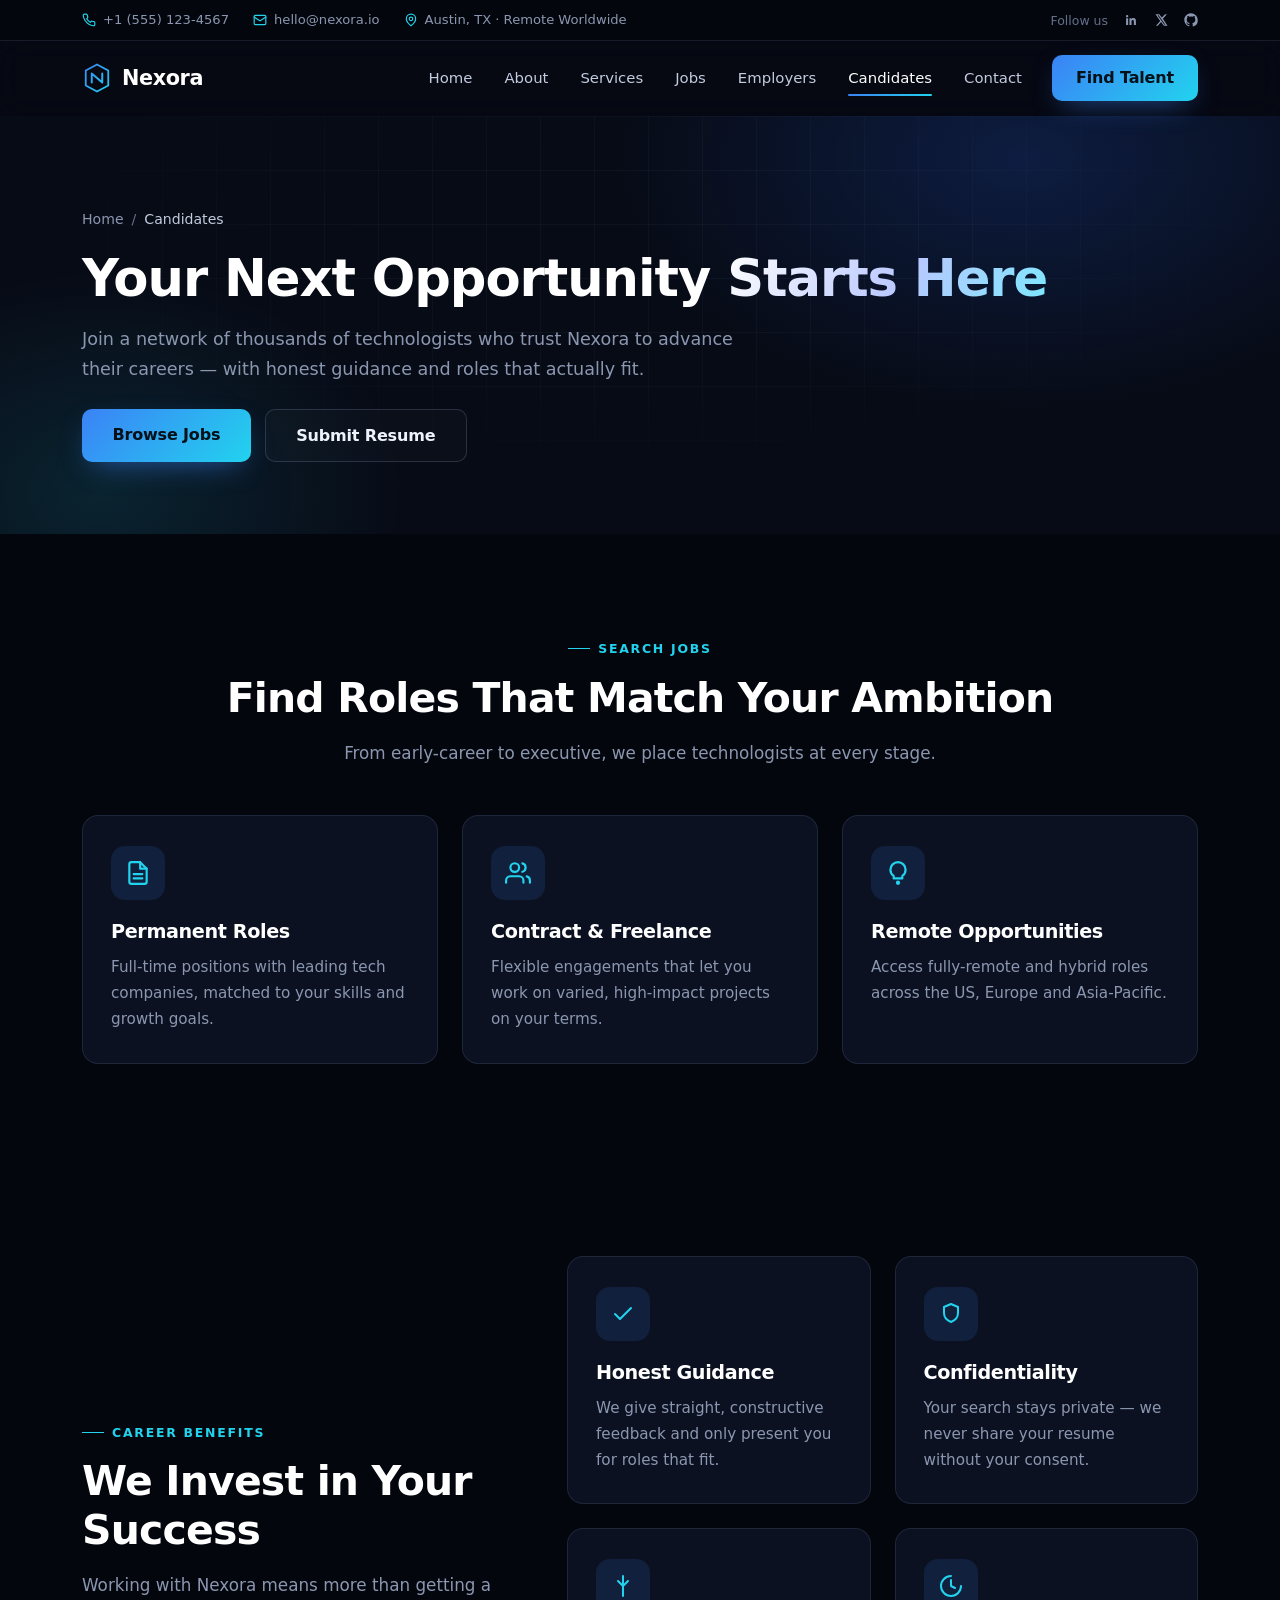
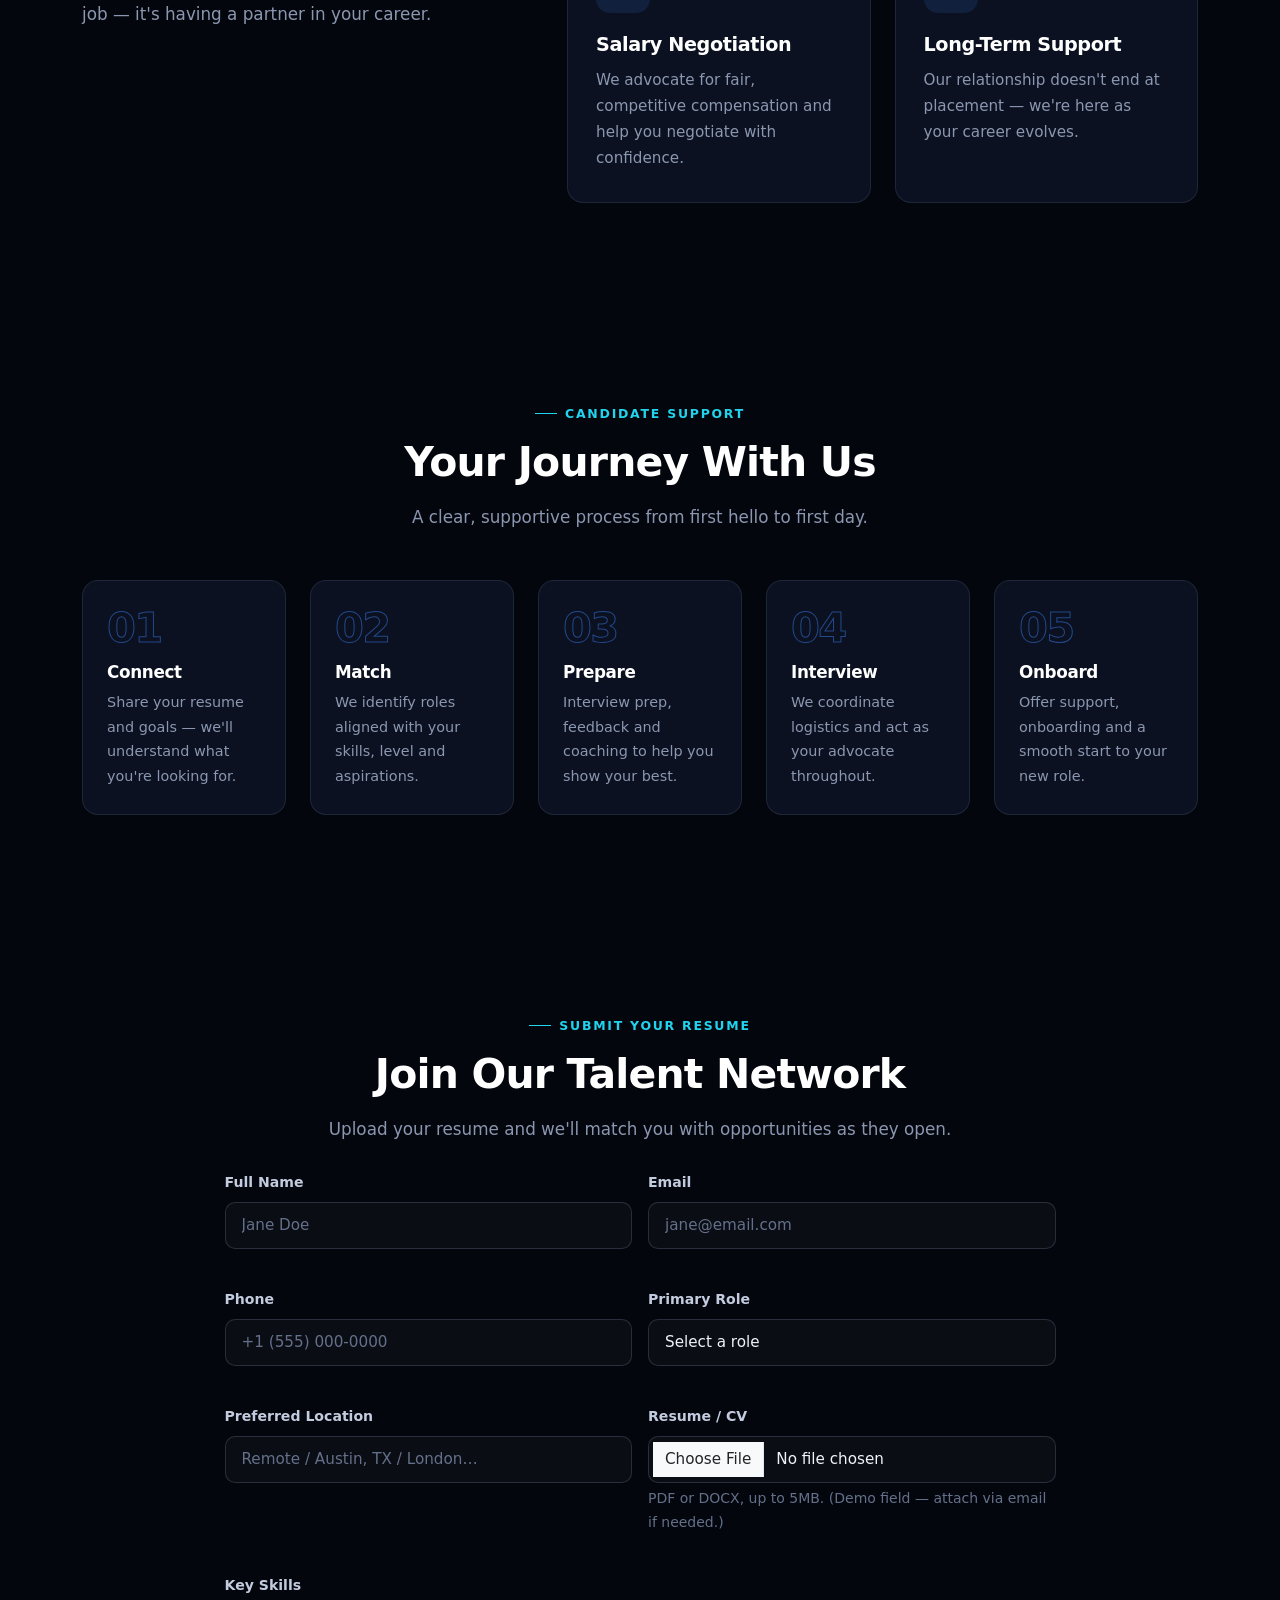
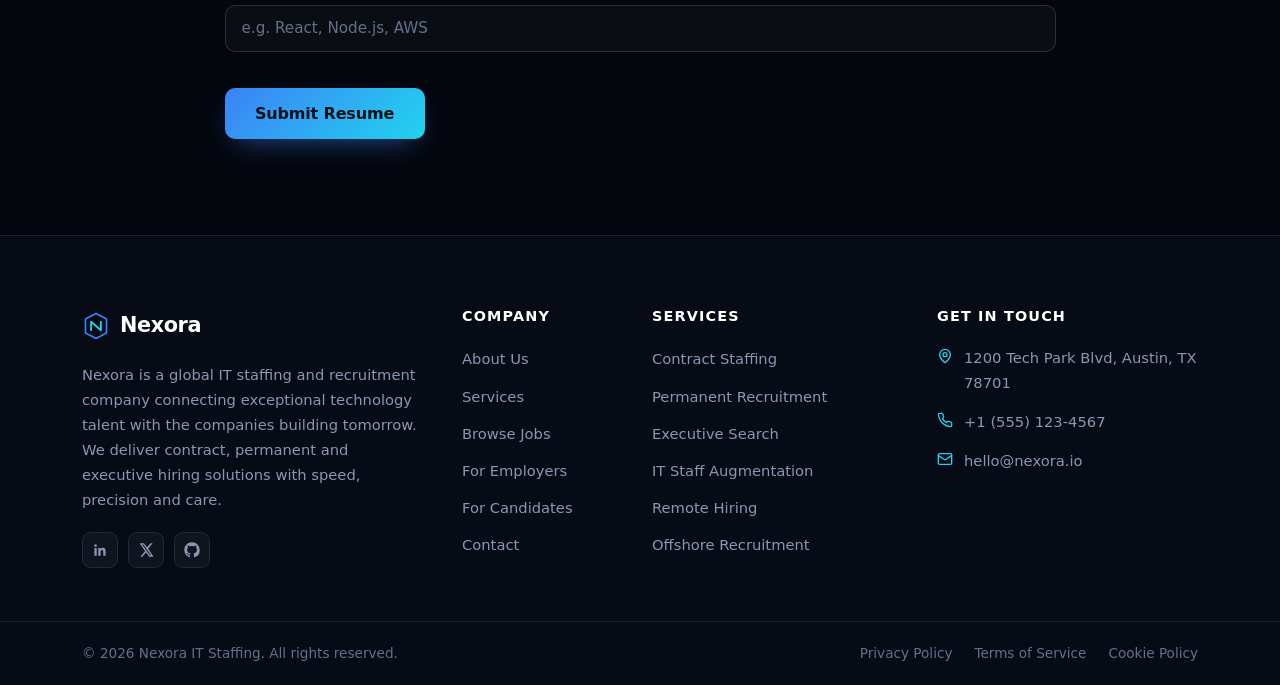
<file: candidates.html>
<!DOCTYPE html>
<html lang="en">
<head>
  <meta charset="UTF-8">
  <meta name="viewport" content="width=device-width, initial-scale=1.0">
  <title>For Candidates — Nexora IT Staffing &amp; Recruitment</title>
  <meta name="description" content="Your next opportunity starts here — search jobs, get career support and submit your resume to Nexora's candidate network.">
  <link rel="stylesheet" href="assets/bootstrap/css/bootstrap.min.css">
  <link rel="stylesheet" href="css/style.css">
</head>
<body>

  <div id="header"></div>
  <div id="navbar"></div>

  <!-- ========================= PAGE HERO ========================= -->
  <section class="page-hero">
    <div class="container">
      <nav aria-label="breadcrumb">
        <ol class="breadcrumb">
          <li class="breadcrumb-item"><a href="index.html">Home</a></li>
          <li class="breadcrumb-item active" aria-current="page">Candidates</li>
        </ol>
      </nav>
      <h1 class="mt-3">Your Next Opportunity <span class="text-grad">Starts Here</span></h1>
      <p class="lead">Join a network of thousands of technologists who trust Nexora to advance their careers — with honest guidance and roles that actually fit.</p>
      <div class="hero-actions mt-4">
        <a href="jobs.html" class="btn btn-primary btn-lg btn-glow">Browse Jobs</a>
        <a href="#submit-resume" class="btn btn-outline-light btn-lg">Submit Resume</a>
      </div>
    </div>
  </section>

  <!-- ========================= SEARCH JOBS ========================= -->
  <section class="section">
    <div class="container">
      <div class="text-center mb-5">
        <span class="eyebrow">Search Jobs</span>
        <h2 class="section-title">Find Roles That Match Your Ambition</h2>
        <p class="section-lead center">From early-career to executive, we place technologists at every stage.</p>
      </div>
      <div class="row g-4 justify-content-center">
        <div class="col-md-6 col-lg-4">
          <div class="card-service reveal">
            <div class="icon-badge"><svg viewBox="0 0 24 24" width="26" height="26" fill="none" stroke="currentColor" stroke-width="2" stroke-linecap="round" stroke-linejoin="round"><path d="M14 2H6a2 2 0 0 0-2 2v16a2 2 0 0 0 2 2h12a2 2 0 0 0 2-2V8z"/><path d="M14 2v6h6"/><path d="M16 13H8"/><path d="M16 17H8"/></svg></div>
            <h3>Permanent Roles</h3>
            <p>Full-time positions with leading tech companies, matched to your skills and growth goals.</p>
          </div>
        </div>
        <div class="col-md-6 col-lg-4">
          <div class="card-service reveal" data-delay="1">
            <div class="icon-badge"><svg viewBox="0 0 24 24" width="26" height="26" fill="none" stroke="currentColor" stroke-width="2" stroke-linecap="round" stroke-linejoin="round"><path d="M17 21v-2a4 4 0 0 0-4-4H5a4 4 0 0 0-4 4v2"/><circle cx="9" cy="7" r="4"/><path d="M23 21v-2a4 4 0 0 0-3-3.87"/><path d="M16 3.13a4 4 0 0 1 0 7.75"/></svg></div>
            <h3>Contract &amp; Freelance</h3>
            <p>Flexible engagements that let you work on varied, high-impact projects on your terms.</p>
          </div>
        </div>
        <div class="col-md-6 col-lg-4">
          <div class="card-service reveal" data-delay="2">
            <div class="icon-badge"><svg viewBox="0 0 24 24" width="26" height="26" fill="none" stroke="currentColor" stroke-width="2" stroke-linecap="round" stroke-linejoin="round"><path d="M12 2a7 7 0 0 0-7 7c0 2.4 1.2 4.5 3 5.7V17h8v-2.3c1.8-1.2 3-3.3 3-5.7a7 7 0 0 0-7-7z"/><circle cx="12" cy="21" r="1"/></svg></div>
            <h3>Remote Opportunities</h3>
            <p>Access fully-remote and hybrid roles across the US, Europe and Asia-Pacific.</p>
          </div>
        </div>
      </div>
    </div>
  </section>

  <!-- ========================= CAREER BENEFITS ========================= -->
  <section class="section">
    <div class="container">
      <div class="row align-items-center g-5">
        <div class="col-lg-5">
          <span class="eyebrow">Career Benefits</span>
          <h2 class="section-title">We Invest in Your Success</h2>
          <p class="section-lead">
            Working with Nexora means more than getting a job — it's having a partner in your career.
          </p>
        </div>
        <div class="col-lg-7">
          <div class="row g-4">
            <div class="col-sm-6">
              <div class="card-feature reveal">
                <div class="icon-badge"><svg viewBox="0 0 24 24" width="24" height="24" fill="none" stroke="currentColor" stroke-width="2" stroke-linecap="round" stroke-linejoin="round"><path d="M20 6 9 17l-5-5"/></svg></div>
                <h3>Honest Guidance</h3>
                <p>We give straight, constructive feedback and only present you for roles that fit.</p>
              </div>
            </div>
            <div class="col-sm-6">
              <div class="card-feature reveal" data-delay="1">
                <div class="icon-badge"><svg viewBox="0 0 24 24" width="24" height="24" fill="none" stroke="currentColor" stroke-width="2" stroke-linecap="round" stroke-linejoin="round"><path d="M12 2l7 3v6c0 4.4-3 7.4-7 9-4-1.6-7-4.6-7-9V5z"/></svg></div>
                <h3>Confidentiality</h3>
                <p>Your search stays private — we never share your resume without your consent.</p>
              </div>
            </div>
            <div class="col-sm-6">
              <div class="card-feature reveal" data-delay="2">
                <div class="icon-badge"><svg viewBox="0 0 24 24" width="24" height="24" fill="none" stroke="currentColor" stroke-width="2" stroke-linecap="round" stroke-linejoin="round"><path d="M12 2v20"/><path d="m17 7-5 5-5-5"/></svg></div>
                <h3>Salary Negotiation</h3>
                <p>We advocate for fair, competitive compensation and help you negotiate with confidence.</p>
              </div>
            </div>
            <div class="col-sm-6">
              <div class="card-feature reveal" data-delay="3">
                <div class="icon-badge"><svg viewBox="0 0 24 24" width="24" height="24" fill="none" stroke="currentColor" stroke-width="2" stroke-linecap="round" stroke-linejoin="round"><path d="M12 2a10 10 0 1 0 10 10"/><path d="M12 6v6l4 2"/></svg></div>
                <h3>Long-Term Support</h3>
                <p>Our relationship doesn't end at placement — we're here as your career evolves.</p>
              </div>
            </div>
          </div>
        </div>
      </div>
    </div>
  </section>

  <!-- ========================= CAREER PROCESS ========================= -->
  <section class="section">
    <div class="container">
      <div class="text-center mb-5">
        <span class="eyebrow">Candidate Support</span>
        <h2 class="section-title">Your Journey With Us</h2>
        <p class="section-lead center">A clear, supportive process from first hello to first day.</p>
      </div>
      <div class="row g-4">
        <div class="col-md-6 col-lg">
          <div class="process-step reveal"><span class="process-num">01</span><h4>Connect</h4><p>Share your resume and goals — we'll understand what you're looking for.</p></div>
        </div>
        <div class="col-md-6 col-lg">
          <div class="process-step reveal" data-delay="1"><span class="process-num">02</span><h4>Match</h4><p>We identify roles aligned with your skills, level and aspirations.</p></div>
        </div>
        <div class="col-md-6 col-lg">
          <div class="process-step reveal" data-delay="2"><span class="process-num">03</span><h4>Prepare</h4><p>Interview prep, feedback and coaching to help you show your best.</p></div>
        </div>
        <div class="col-md-6 col-lg">
          <div class="process-step reveal" data-delay="3"><span class="process-num">04</span><h4>Interview</h4><p>We coordinate logistics and act as your advocate throughout.</p></div>
        </div>
        <div class="col-md-6 col-lg">
          <div class="process-step reveal" data-delay="4"><span class="process-num">05</span><h4>Onboard</h4><p>Offer support, onboarding and a smooth start to your new role.</p></div>
        </div>
      </div>
    </div>
  </section>

  <!-- ========================= RESUME SUBMISSION ========================= -->
  <section class="section" id="submit-resume">
    <div class="container">
      <div class="row justify-content-center">
        <div class="col-lg-9">
          <div class="text-center mb-4">
            <span class="eyebrow">Submit Your Resume</span>
            <h2 class="section-title">Join Our Talent Network</h2>
            <p class="section-lead center">Upload your resume and we'll match you with opportunities as they open.</p>
          </div>
          <div class="form-wrap">
            <form data-validate novalidate>
              <div class="row g-3">
                <div class="col-md-6">
                  <div class="form-group">
                    <label class="form-label" for="cName">Full Name</label>
                    <input type="text" id="cName" class="form-control" placeholder="Jane Doe" required>
                    <div class="form-error">This field is required.</div>
                  </div>
                </div>
                <div class="col-md-6">
                  <div class="form-group">
                    <label class="form-label" for="cEmail">Email</label>
                    <input type="email" id="cEmail" class="form-control" placeholder="jane@email.com" data-validate="email" required>
                    <div class="form-error">This field is required.</div>
                  </div>
                </div>
                <div class="col-md-6">
                  <div class="form-group">
                    <label class="form-label" for="cPhone">Phone</label>
                    <input type="tel" id="cPhone" class="form-control" placeholder="+1 (555) 000-0000" data-validate="phone" required>
                    <div class="form-error">This field is required.</div>
                  </div>
                </div>
                <div class="col-md-6">
                  <div class="form-group">
                    <label class="form-label" for="cRole">Primary Role</label>
                    <select id="cRole" class="form-select" required>
                      <option value="" selected>Select a role</option>
                      <option>Frontend Developer</option>
                      <option>Backend Developer</option>
                      <option>Full-Stack Developer</option>
                      <option>DevOps / SRE</option>
                      <option>Data Engineer / Scientist</option>
                      <option>QA / Test Engineer</option>
                      <option>Engineering Manager / Lead</option>
                      <option>Executive / CTO</option>
                      <option>Other</option>
                    </select>
                    <div class="form-error">This field is required.</div>
                  </div>
                </div>
                <div class="col-md-6">
                  <div class="form-group">
                    <label class="form-label" for="cLocation">Preferred Location</label>
                    <input type="text" id="cLocation" class="form-control" placeholder="Remote / Austin, TX / London…" required>
                    <div class="form-error">This field is required.</div>
                  </div>
                </div>
                <div class="col-md-6">
                  <div class="form-group">
                    <label class="form-label" for="cResume">Resume / CV</label>
                    <input type="file" id="cResume" class="form-control">
                    <div class="form-text">PDF or DOCX, up to 5MB. (Demo field — attach via email if needed.)</div>
                    <div class="form-error"></div>
                  </div>
                </div>
                <div class="col-12">
                  <div class="form-group">
                    <label class="form-label" for="cSkills">Key Skills</label>
                    <input type="text" id="cSkills" class="form-control" placeholder="e.g. React, Node.js, AWS" required>
                    <div class="form-error">This field is required.</div>
                  </div>
                </div>
                <div class="col-12">
                  <button type="submit" class="btn btn-primary btn-lg btn-glow">Submit Resume</button>
                </div>
              </div>
            </form>
          </div>
        </div>
      </div>
    </div>
  </section>

  <div id="footer"></div>

  <script src="assets/jquery/jquery.min.js"></script>
  <script src="assets/bootstrap/js/bootstrap.bundle.min.js"></script>
  <script src="js/components.js"></script>
  <script src="js/app.js"></script>
</body>
</html>
</file>
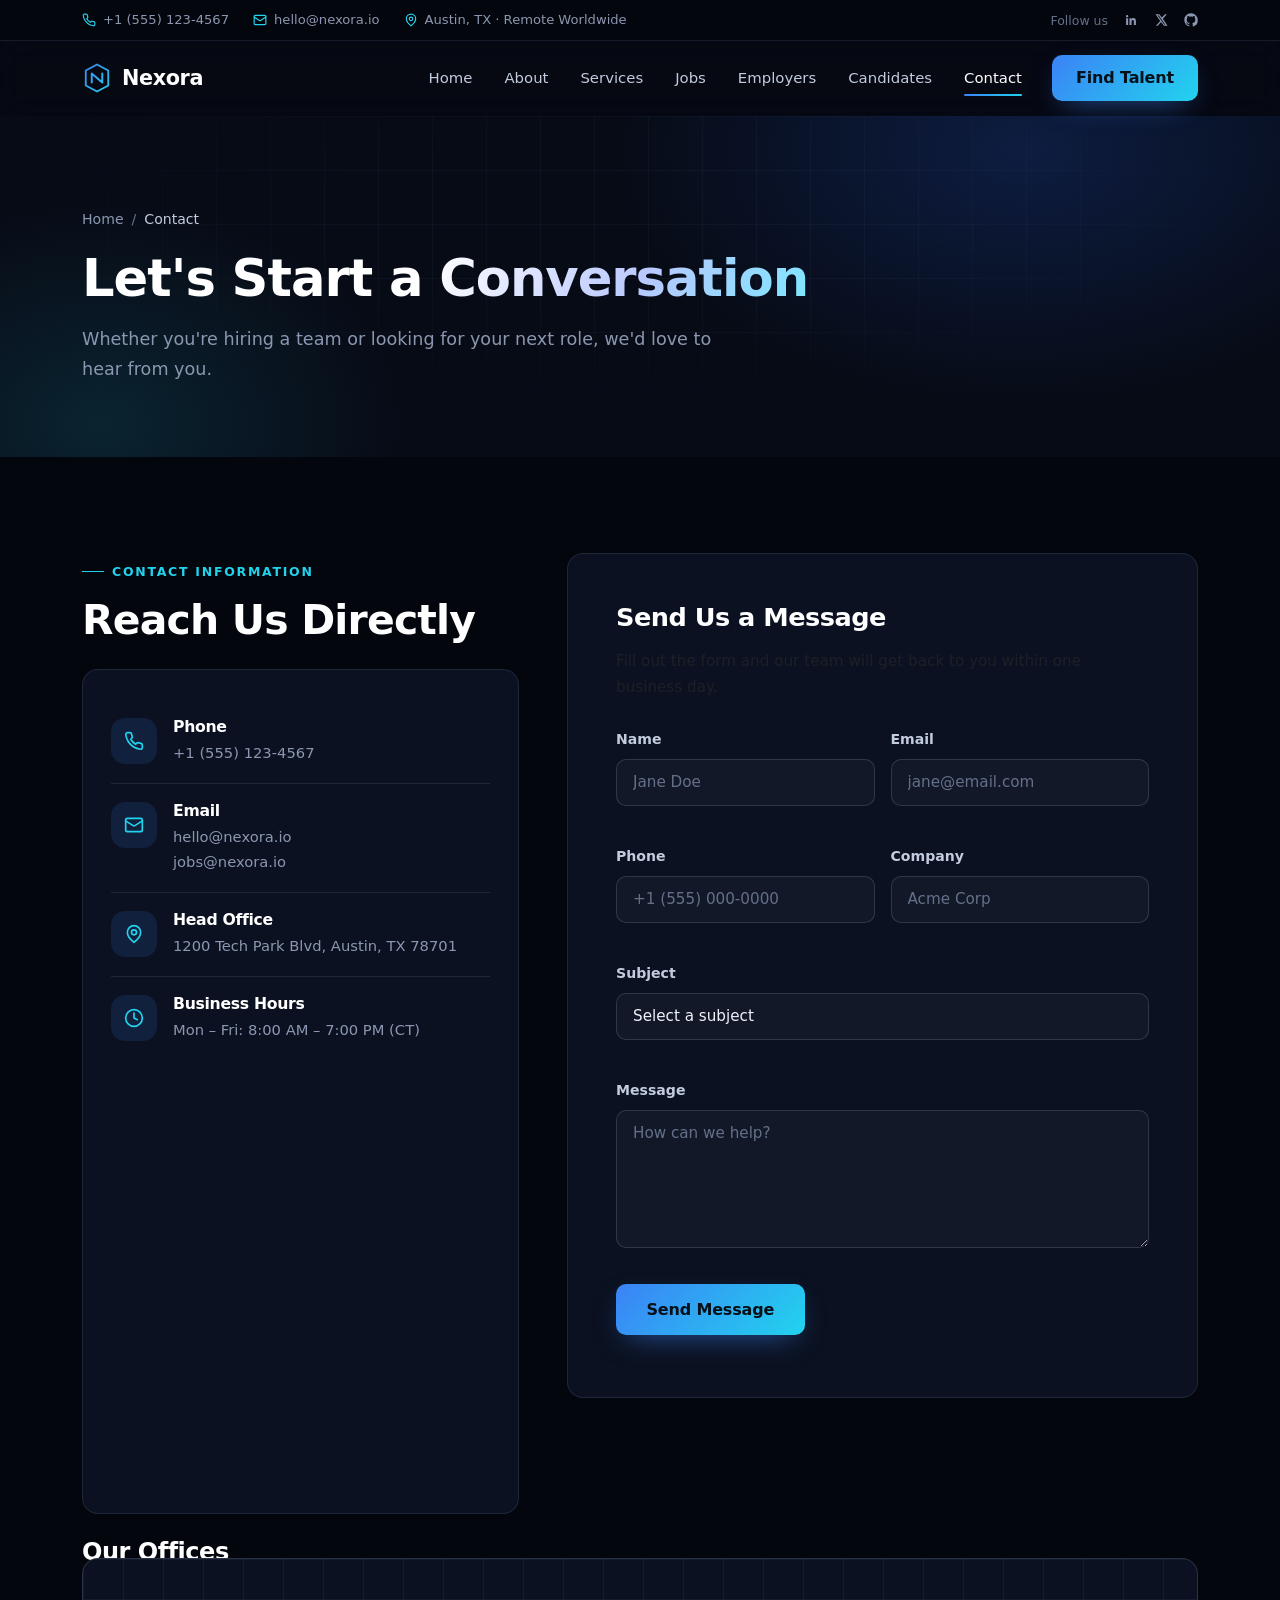
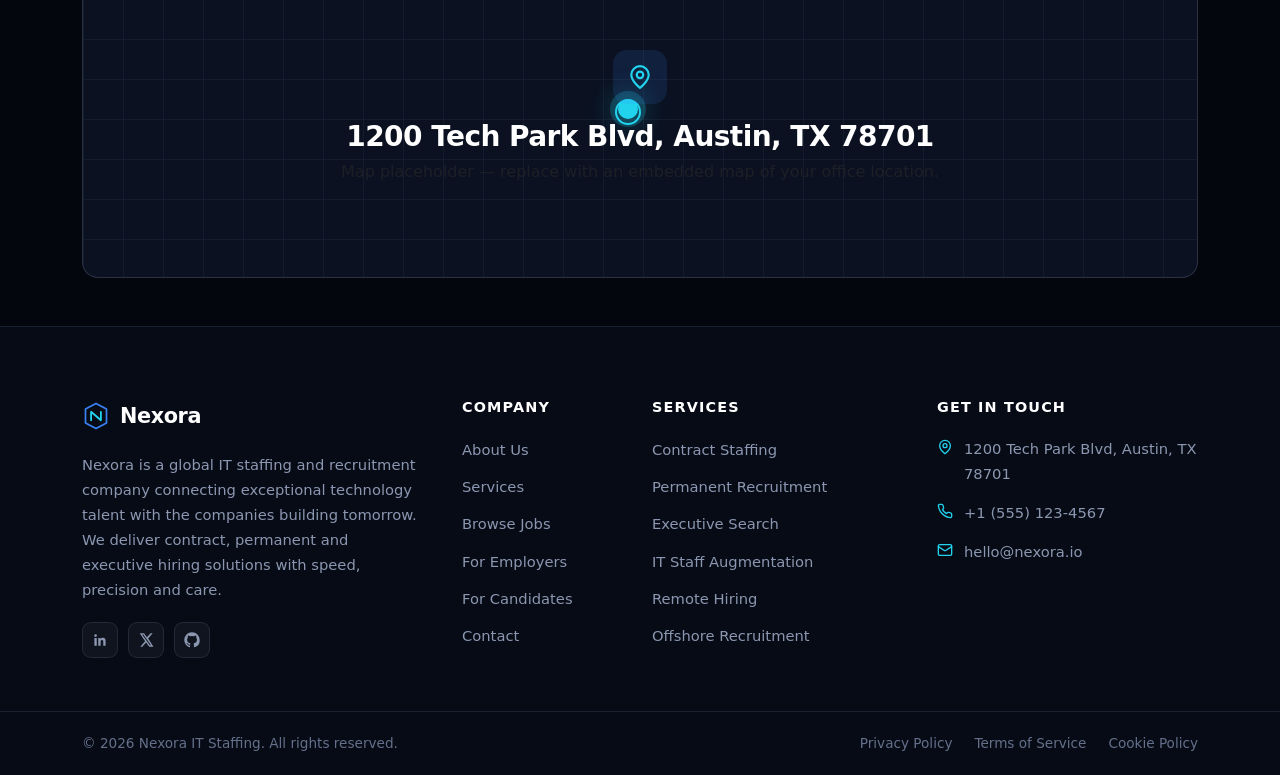
<file: contact.html>
<!DOCTYPE html>
<html lang="en">
<head>
  <meta charset="UTF-8">
  <meta name="viewport" content="width=device-width, initial-scale=1.0">
  <title>Contact Us — Nexora IT Staffing &amp; Recruitment</title>
  <meta name="description" content="Get in touch with Nexora — contact information, office locations and a contact form for hiring or career inquiries.">
  <link rel="stylesheet" href="assets/bootstrap/css/bootstrap.min.css">
  <link rel="stylesheet" href="css/style.css">
</head>
<body>

  <div id="header"></div>
  <div id="navbar"></div>

  <!-- ========================= PAGE HERO ========================= -->
  <section class="page-hero">
    <div class="container">
      <nav aria-label="breadcrumb">
        <ol class="breadcrumb">
          <li class="breadcrumb-item"><a href="index.html">Home</a></li>
          <li class="breadcrumb-item active" aria-current="page">Contact</li>
        </ol>
      </nav>
      <h1 class="mt-3">Let's Start a <span class="text-grad">Conversation</span></h1>
      <p class="lead">Whether you're hiring a team or looking for your next role, we'd love to hear from you.</p>
    </div>
  </section>

  <!-- ========================= CONTACT ========================= -->
  <section class="section">
    <div class="container">
      <div class="row g-5">
        <!-- Contact info -->
        <div class="col-lg-5">
          <span class="eyebrow">Contact Information</span>
          <h2 class="section-title mb-4">Reach Us Directly</h2>

          <div class="card-service mb-4">
            <div class="contact-item">
              <div class="icon-badge"><svg viewBox="0 0 24 24" width="20" height="20" fill="none" stroke="currentColor" stroke-width="2" stroke-linecap="round" stroke-linejoin="round"><path d="M22 16.92v3a2 2 0 0 1-2.18 2 19.79 19.79 0 0 1-8.63-3.07 19.5 19.5 0 0 1-6-6 19.79 19.79 0 0 1-3.07-8.67A2 2 0 0 1 4.11 2h3a2 2 0 0 1 2 1.72 12.84 12.84 0 0 0 .7 2.81 2 2 0 0 1-.45 2.11L8.09 9.91a16 16 0 0 0 6 6l1.27-1.27a2 2 0 0 1 2.11-.45 12.84 12.84 0 0 0 2.81.7A2 2 0 0 1 22 16.92z"/></svg></div>
              <div>
                <h6>Phone</h6>
                <p><a href="tel:+15551234567">+1 (555) 123-4567</a></p>
              </div>
            </div>
            <div class="contact-item">
              <div class="icon-badge"><svg viewBox="0 0 24 24" width="20" height="20" fill="none" stroke="currentColor" stroke-width="2" stroke-linecap="round" stroke-linejoin="round"><rect x="2" y="4" width="20" height="16" rx="2"/><path d="m22 7-8.97 5.7a1.94 1.94 0 0 1-2.06 0L2 7"/></svg></div>
              <div>
                <h6>Email</h6>
                <p><a href="mailto:hello@nexora.io">hello@nexora.io</a></p>
                <p><a href="mailto:jobs@nexora.io">jobs@nexora.io</a></p>
              </div>
            </div>
            <div class="contact-item">
              <div class="icon-badge"><svg viewBox="0 0 24 24" width="20" height="20" fill="none" stroke="currentColor" stroke-width="2" stroke-linecap="round" stroke-linejoin="round"><path d="M20 10c0 6-8 12-8 12s-8-6-8-12a8 8 0 0 1 16 0Z"/><circle cx="12" cy="10" r="3"/></svg></div>
              <div>
                <h6>Head Office</h6>
                <p>1200 Tech Park Blvd, Austin, TX 78701</p>
              </div>
            </div>
            <div class="contact-item">
              <div class="icon-badge"><svg viewBox="0 0 24 24" width="20" height="20" fill="none" stroke="currentColor" stroke-width="2" stroke-linecap="round" stroke-linejoin="round"><circle cx="12" cy="12" r="10"/><path d="M12 6v6l4 2"/></svg></div>
              <div>
                <h6>Business Hours</h6>
                <p>Mon – Fri: 8:00 AM – 7:00 PM (CT)</p>
              </div>
            </div>
          </div>

          <!-- Offices -->
          <h4 class="mb-3">Our Offices</h4>
          <div class="row g-3">
            <div class="col-sm-6">
              <div class="card-feature">
                <h5 class="mb-1" style="font-size:1rem;">Austin, TX</h5>
                <p class="mb-0">Headquarters</p>
              </div>
            </div>
            <div class="col-sm-6">
              <div class="card-feature">
                <h5 class="mb-1" style="font-size:1rem;">London, UK</h5>
                <p class="mb-0">EMEA</p>
              </div>
            </div>
            <div class="col-sm-6">
              <div class="card-feature">
                <h5 class="mb-1" style="font-size:1rem;">Bangalore, IN</h5>
                <p class="mb-0">APAC Delivery</p>
              </div>
            </div>
            <div class="col-sm-6">
              <div class="card-feature">
                <h5 class="mb-1" style="font-size:1rem;">Toronto, CA</h5>
                <p class="mb-0">North America</p>
              </div>
            </div>
          </div>
        </div>

        <!-- Contact form -->
        <div class="col-lg-7">
          <div class="card-service p-4 p-md-5">
            <h2 class="section-title" style="font-size:1.6rem;">Send Us a Message</h2>
            <p class="text-muted mb-4">Fill out the form and our team will get back to you within one business day.</p>
            <div class="form-wrap">
              <form data-validate novalidate>
                <div class="row g-3">
                  <div class="col-md-6">
                    <div class="form-group">
                      <label class="form-label" for="fName">Name</label>
                      <input type="text" id="fName" class="form-control" placeholder="Jane Doe" required>
                      <div class="form-error">This field is required.</div>
                    </div>
                  </div>
                  <div class="col-md-6">
                    <div class="form-group">
                      <label class="form-label" for="fEmail">Email</label>
                      <input type="email" id="fEmail" class="form-control" placeholder="jane@email.com" data-validate="email" required>
                      <div class="form-error">This field is required.</div>
                    </div>
                  </div>
                  <div class="col-md-6">
                    <div class="form-group">
                      <label class="form-label" for="fPhone">Phone</label>
                      <input type="tel" id="fPhone" class="form-control" placeholder="+1 (555) 000-0000" data-validate="phone" required>
                      <div class="form-error">This field is required.</div>
                    </div>
                  </div>
                  <div class="col-md-6">
                    <div class="form-group">
                      <label class="form-label" for="fCompany">Company</label>
                      <input type="text" id="fCompany" class="form-control" placeholder="Acme Corp">
                      <div class="form-error"></div>
                    </div>
                  </div>
                  <div class="col-12">
                    <div class="form-group">
                      <label class="form-label" for="fSubject">Subject</label>
                      <select id="fSubject" class="form-select" required>
                        <option value="" selected>Select a subject</option>
                        <option>Hiring / Request Talent</option>
                        <option>Job Application</option>
                        <option>Partnership</option>
                        <option>General Inquiry</option>
                      </select>
                      <div class="form-error">This field is required.</div>
                    </div>
                  </div>
                  <div class="col-12">
                    <div class="form-group">
                      <label class="form-label" for="fMessage">Message</label>
                      <textarea id="fMessage" class="form-control" rows="5" placeholder="How can we help?" required></textarea>
                      <div class="form-error">This field is required.</div>
                    </div>
                  </div>
                  <div class="col-12">
                    <button type="submit" class="btn btn-primary btn-lg btn-glow">Send Message</button>
                  </div>
                </div>
              </form>
            </div>
          </div>
        </div>
      </div>
    </div>
  </section>

  <!-- ========================= MAP ========================= -->
  <section class="section-sm pb-5">
    <div class="container">
      <div class="map-placeholder reveal">
        <div class="grid-bg"></div>
        <div class="map-pin"></div>
        <div class="text-center position-relative z-2 px-4">
          <div class="icon-badge mx-auto mb-3"><svg viewBox="0 0 24 24" width="26" height="26" fill="none" stroke="currentColor" stroke-width="2" stroke-linecap="round" stroke-linejoin="round"><path d="M20 10c0 6-8 12-8 12s-8-6-8-12a8 8 0 0 1 16 0Z"/><circle cx="12" cy="10" r="3"/></svg></div>
          <h3 class="mb-1">1200 Tech Park Blvd, Austin, TX 78701</h3>
          <p class="text-muted mb-0">Map placeholder — replace with an embedded map of your office location.</p>
        </div>
      </div>
    </div>
  </section>

  <div id="footer"></div>

  <script src="assets/jquery/jquery.min.js"></script>
  <script src="assets/bootstrap/js/bootstrap.bundle.min.js"></script>
  <script src="js/components.js"></script>
  <script src="js/app.js"></script>
</body>
</html>
</file>
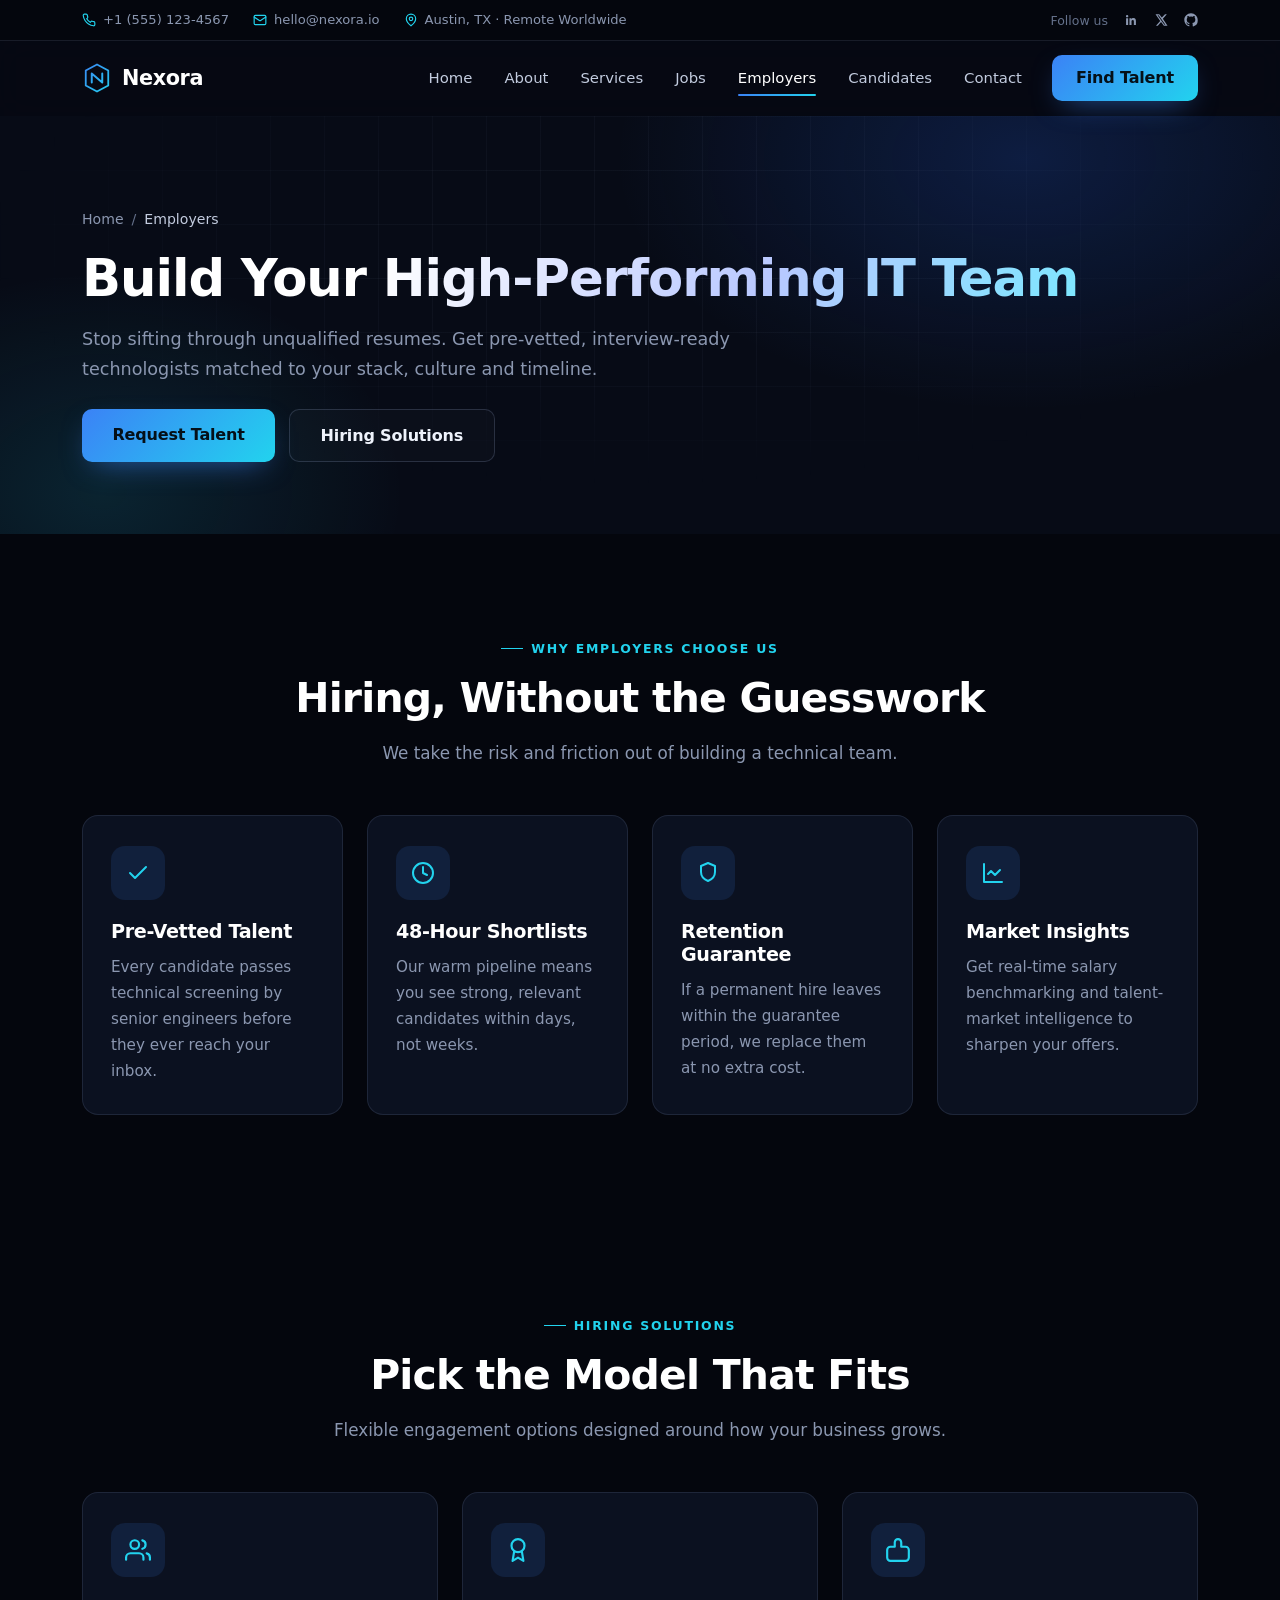
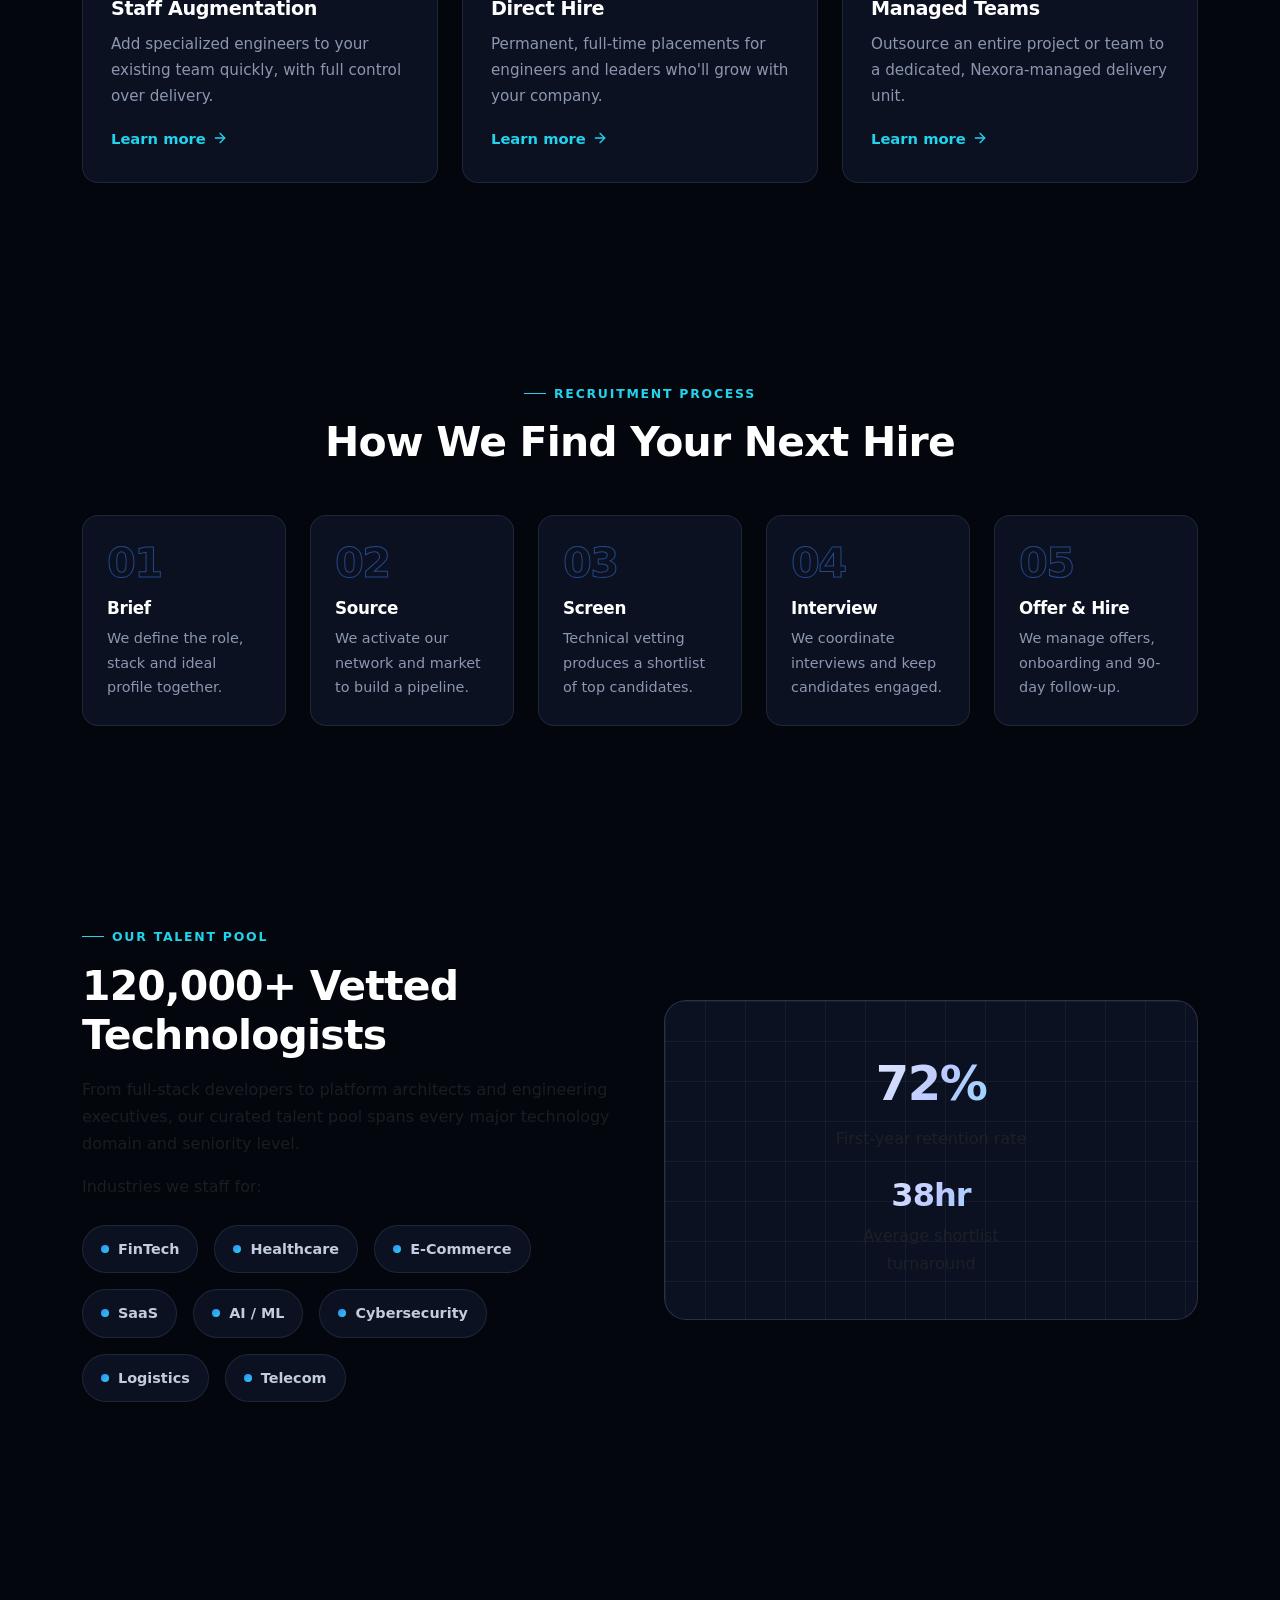
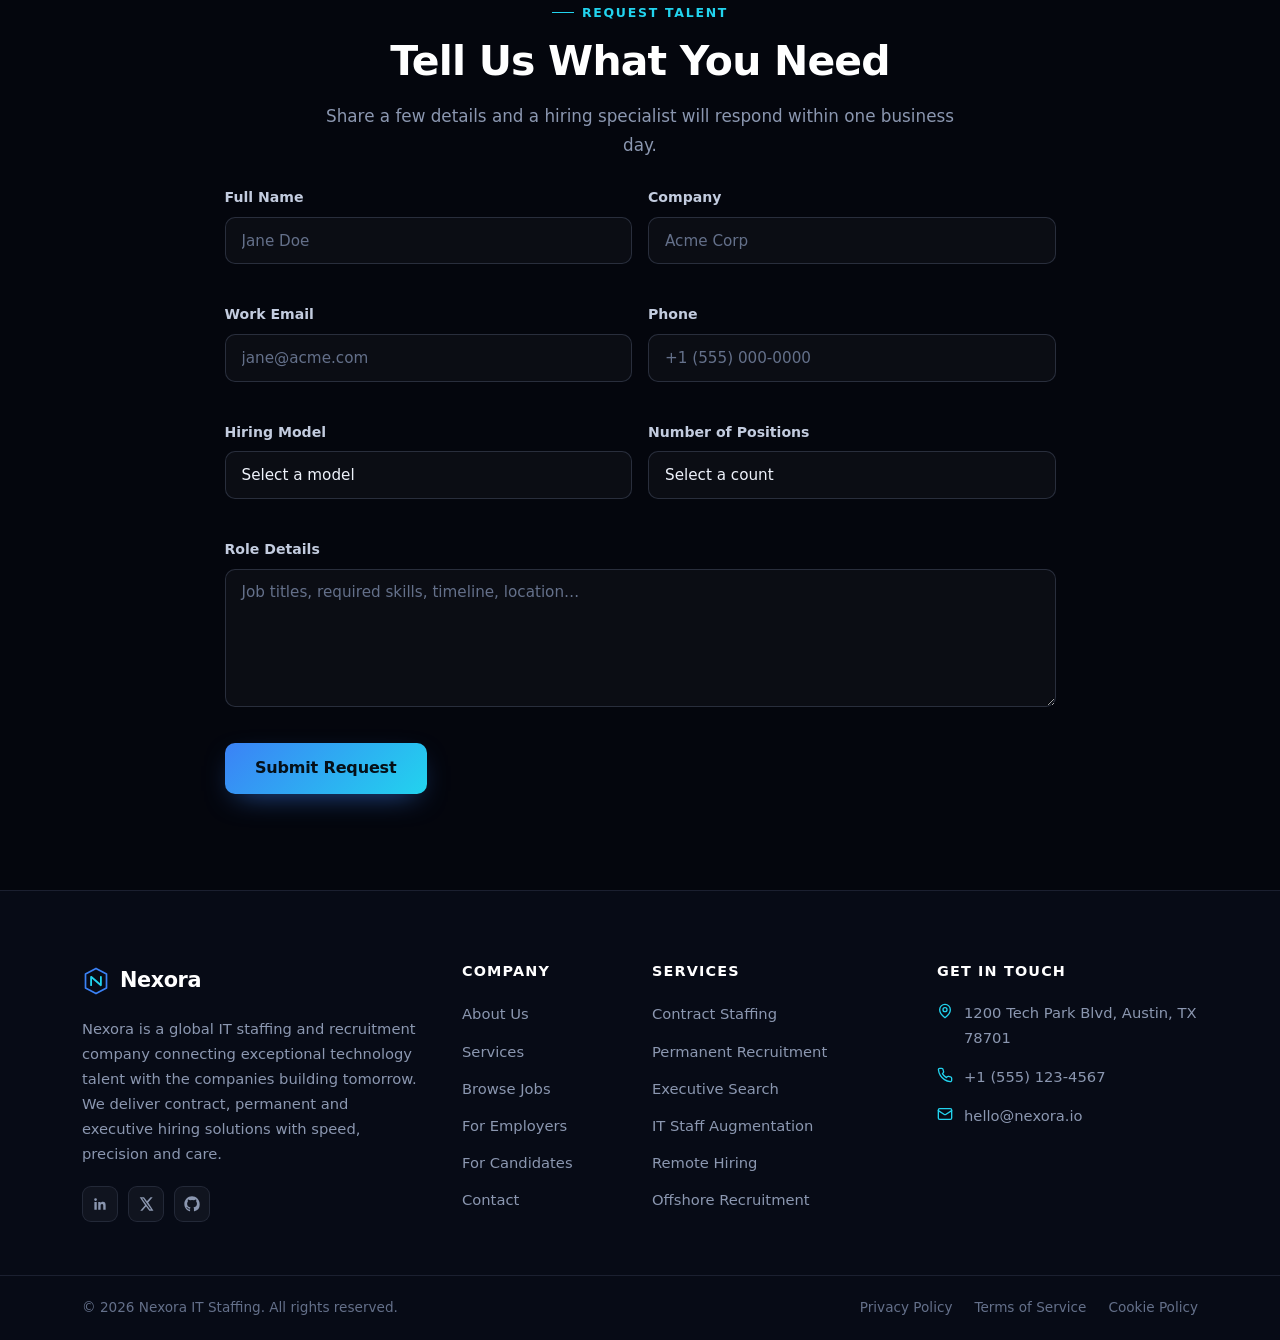
<file: employers.html>
<!DOCTYPE html>
<html lang="en">
<head>
  <meta charset="UTF-8">
  <meta name="viewport" content="width=device-width, initial-scale=1.0">
  <title>For Employers — Nexora IT Staffing &amp; Recruitment</title>
  <meta name="description" content="Build your high-performing IT team with Nexora — flexible hiring solutions, vetted talent and a proven recruitment process for employers.">
  <link rel="stylesheet" href="assets/bootstrap/css/bootstrap.min.css">
  <link rel="stylesheet" href="css/style.css">
</head>
<body>

  <div id="header"></div>
  <div id="navbar"></div>

  <!-- ========================= PAGE HERO ========================= -->
  <section class="page-hero">
    <div class="container">
      <nav aria-label="breadcrumb">
        <ol class="breadcrumb">
          <li class="breadcrumb-item"><a href="index.html">Home</a></li>
          <li class="breadcrumb-item active" aria-current="page">Employers</li>
        </ol>
      </nav>
      <h1 class="mt-3">Build Your <span class="text-grad">High-Performing IT Team</span></h1>
      <p class="lead">Stop sifting through unqualified resumes. Get pre-vetted, interview-ready technologists matched to your stack, culture and timeline.</p>
      <div class="hero-actions mt-4">
        <a href="#request-talent" class="btn btn-primary btn-lg btn-glow">Request Talent</a>
        <a href="services.html" class="btn btn-outline-light btn-lg">Hiring Solutions</a>
      </div>
    </div>
  </section>

  <!-- ========================= WHY EMPLOYERS CHOOSE US ========================= -->
  <section class="section">
    <div class="container">
      <div class="text-center mb-5">
        <span class="eyebrow">Why Employers Choose Us</span>
        <h2 class="section-title">Hiring, Without the Guesswork</h2>
        <p class="section-lead center">We take the risk and friction out of building a technical team.</p>
      </div>
      <div class="row g-4">
        <div class="col-md-6 col-lg-3">
          <div class="card-feature reveal">
            <div class="icon-badge"><svg viewBox="0 0 24 24" width="24" height="24" fill="none" stroke="currentColor" stroke-width="2" stroke-linecap="round" stroke-linejoin="round"><path d="M20 6 9 17l-5-5"/></svg></div>
            <h3>Pre-Vetted Talent</h3>
            <p>Every candidate passes technical screening by senior engineers before they ever reach your inbox.</p>
          </div>
        </div>
        <div class="col-md-6 col-lg-3">
          <div class="card-feature reveal" data-delay="1">
            <div class="icon-badge"><svg viewBox="0 0 24 24" width="24" height="24" fill="none" stroke="currentColor" stroke-width="2" stroke-linecap="round" stroke-linejoin="round"><circle cx="12" cy="12" r="10"/><path d="M12 6v6l4 2"/></svg></div>
            <h3>48-Hour Shortlists</h3>
            <p>Our warm pipeline means you see strong, relevant candidates within days, not weeks.</p>
          </div>
        </div>
        <div class="col-md-6 col-lg-3">
          <div class="card-feature reveal" data-delay="2">
            <div class="icon-badge"><svg viewBox="0 0 24 24" width="24" height="24" fill="none" stroke="currentColor" stroke-width="2" stroke-linecap="round" stroke-linejoin="round"><path d="M12 2l7 3v6c0 4.4-3 7.4-7 9-4-1.6-7-4.6-7-9V5z"/></svg></div>
            <h3>Retention Guarantee</h3>
            <p>If a permanent hire leaves within the guarantee period, we replace them at no extra cost.</p>
          </div>
        </div>
        <div class="col-md-6 col-lg-3">
          <div class="card-feature reveal" data-delay="3">
            <div class="icon-badge"><svg viewBox="0 0 24 24" width="24" height="24" fill="none" stroke="currentColor" stroke-width="2" stroke-linecap="round" stroke-linejoin="round"><path d="M3 3v18h18"/><path d="m19 9-5 5-4-4-3 3"/></svg></div>
            <h3>Market Insights</h3>
            <p>Get real-time salary benchmarking and talent-market intelligence to sharpen your offers.</p>
          </div>
        </div>
      </div>
    </div>
  </section>

  <!-- ========================= HIRING SOLUTIONS ========================= -->
  <section class="section">
    <div class="container">
      <div class="text-center mb-5">
        <span class="eyebrow">Hiring Solutions</span>
        <h2 class="section-title">Pick the Model That Fits</h2>
        <p class="section-lead center">Flexible engagement options designed around how your business grows.</p>
      </div>
      <div class="row g-4">
        <div class="col-md-6 col-lg-4">
          <div class="card-service reveal">
            <div class="icon-badge"><svg viewBox="0 0 24 24" width="26" height="26" fill="none" stroke="currentColor" stroke-width="2" stroke-linecap="round" stroke-linejoin="round"><path d="M17 21v-2a4 4 0 0 0-4-4H5a4 4 0 0 0-4 4v2"/><circle cx="9" cy="7" r="4"/><path d="M23 21v-2a4 4 0 0 0-3-3.87"/><path d="M16 3.13a4 4 0 0 1 0 7.75"/></svg></div>
            <h3>Staff Augmentation</h3>
            <p>Add specialized engineers to your existing team quickly, with full control over delivery.</p>
            <a href="services.html" class="link-arrow mt-3">Learn more <svg viewBox="0 0 24 24" width="16" height="16" fill="none" stroke="currentColor" stroke-width="2" stroke-linecap="round" stroke-linejoin="round"><path d="M5 12h14"/><path d="m12 5 7 7-7 7"/></svg></a>
          </div>
        </div>
        <div class="col-md-6 col-lg-4">
          <div class="card-service reveal" data-delay="1">
            <div class="icon-badge"><svg viewBox="0 0 24 24" width="26" height="26" fill="none" stroke="currentColor" stroke-width="2" stroke-linecap="round" stroke-linejoin="round"><circle cx="12" cy="8" r="6"/><path d="M15.5 13 17 22l-5-3-5 3 1.5-9"/></svg></div>
            <h3>Direct Hire</h3>
            <p>Permanent, full-time placements for engineers and leaders who'll grow with your company.</p>
            <a href="services.html" class="link-arrow mt-3">Learn more <svg viewBox="0 0 24 24" width="16" height="16" fill="none" stroke="currentColor" stroke-width="2" stroke-linecap="round" stroke-linejoin="round"><path d="M5 12h14"/><path d="m12 5 7 7-7 7"/></svg></a>
          </div>
        </div>
        <div class="col-md-6 col-lg-4">
          <div class="card-service reveal" data-delay="2">
            <div class="icon-badge"><svg viewBox="0 0 24 24" width="26" height="26" fill="none" stroke="currentColor" stroke-width="2" stroke-linecap="round" stroke-linejoin="round"><path d="M12 2a3 3 0 0 0-3 3v4H5a3 3 0 0 0-3 3v7a3 3 0 0 0 3 3h14a3 3 0 0 0 3-3v-7a3 3 0 0 0-3-3h-4V5a3 3 0 0 0-3-3z"/></svg></div>
            <h3>Managed Teams</h3>
            <p>Outsource an entire project or team to a dedicated, Nexora-managed delivery unit.</p>
            <a href="services.html" class="link-arrow mt-3">Learn more <svg viewBox="0 0 24 24" width="16" height="16" fill="none" stroke="currentColor" stroke-width="2" stroke-linecap="round" stroke-linejoin="round"><path d="M5 12h14"/><path d="m12 5 7 7-7 7"/></svg></a>
          </div>
        </div>
      </div>
    </div>
  </section>

  <!-- ========================= RECRUITMENT PROCESS ========================= -->
  <section class="section">
    <div class="container">
      <div class="text-center mb-5">
        <span class="eyebrow">Recruitment Process</span>
        <h2 class="section-title">How We Find Your Next Hire</h2>
      </div>
      <div class="row g-4">
        <div class="col-md-6 col-lg">
          <div class="process-step reveal"><span class="process-num">01</span><h4>Brief</h4><p>We define the role, stack and ideal profile together.</p></div>
        </div>
        <div class="col-md-6 col-lg">
          <div class="process-step reveal" data-delay="1"><span class="process-num">02</span><h4>Source</h4><p>We activate our network and market to build a pipeline.</p></div>
        </div>
        <div class="col-md-6 col-lg">
          <div class="process-step reveal" data-delay="2"><span class="process-num">03</span><h4>Screen</h4><p>Technical vetting produces a shortlist of top candidates.</p></div>
        </div>
        <div class="col-md-6 col-lg">
          <div class="process-step reveal" data-delay="3"><span class="process-num">04</span><h4>Interview</h4><p>We coordinate interviews and keep candidates engaged.</p></div>
        </div>
        <div class="col-md-6 col-lg">
          <div class="process-step reveal" data-delay="4"><span class="process-num">05</span><h4>Offer &amp; Hire</h4><p>We manage offers, onboarding and 90-day follow-up.</p></div>
        </div>
      </div>
    </div>
  </section>

  <!-- ========================= TALENT POOL + INDUSTRIES ========================= -->
  <section class="section">
    <div class="container">
      <div class="row g-5 align-items-center">
        <div class="col-lg-6">
          <span class="eyebrow">Our Talent Pool</span>
          <h2 class="section-title">120,000+ Vetted Technologists</h2>
          <p class="text-muted mb-3">
            From full-stack developers to platform architects and engineering executives, our curated talent
            pool spans every major technology domain and seniority level.
          </p>
          <p class="text-muted mb-4">Industries we staff for:</p>
          <div class="d-flex flex-wrap gap-3">
            <span class="tech-pill"><span class="dot"></span>FinTech</span>
            <span class="tech-pill"><span class="dot"></span>Healthcare</span>
            <span class="tech-pill"><span class="dot"></span>E-Commerce</span>
            <span class="tech-pill"><span class="dot"></span>SaaS</span>
            <span class="tech-pill"><span class="dot"></span>AI / ML</span>
            <span class="tech-pill"><span class="dot"></span>Cybersecurity</span>
            <span class="tech-pill"><span class="dot"></span>Logistics</span>
            <span class="tech-pill"><span class="dot"></span>Telecom</span>
          </div>
        </div>
        <div class="col-lg-6">
          <div class="split-media reveal">
            <div class="grid-bg"></div>
            <div class="center-pill text-center px-4">
              <div class="stat-value" style="font-size:3rem;"><span data-count="98" data-duration="1600">0</span>%</div>
              <p class="text-muted mb-3">First-year retention rate</p>
              <div class="stat-value" style="font-size:2rem;"><span data-count="48" data-duration="1400">0</span>hr</div>
              <p class="text-muted mb-0">Average shortlist turnaround</p>
            </div>
          </div>
        </div>
      </div>
    </div>
  </section>

  <!-- ========================= REQUEST TALENT FORM ========================= -->
  <section class="section" id="request-talent">
    <div class="container">
      <div class="row justify-content-center">
        <div class="col-lg-9">
          <div class="text-center mb-4">
            <span class="eyebrow">Request Talent</span>
            <h2 class="section-title">Tell Us What You Need</h2>
            <p class="section-lead center">Share a few details and a hiring specialist will respond within one business day.</p>
          </div>
          <div class="form-wrap">
            <form data-validate novalidate>
              <div class="row g-3">
                <div class="col-md-6">
                  <div class="form-group">
                    <label class="form-label" for="rName">Full Name</label>
                    <input type="text" id="rName" class="form-control" placeholder="Jane Doe" required>
                    <div class="form-error">This field is required.</div>
                  </div>
                </div>
                <div class="col-md-6">
                  <div class="form-group">
                    <label class="form-label" for="rCompany">Company</label>
                    <input type="text" id="rCompany" class="form-control" placeholder="Acme Corp" required>
                    <div class="form-error">This field is required.</div>
                  </div>
                </div>
                <div class="col-md-6">
                  <div class="form-group">
                    <label class="form-label" for="rEmail">Work Email</label>
                    <input type="email" id="rEmail" class="form-control" placeholder="jane@acme.com" data-validate="email" required>
                    <div class="form-error">This field is required.</div>
                  </div>
                </div>
                <div class="col-md-6">
                  <div class="form-group">
                    <label class="form-label" for="rPhone">Phone</label>
                    <input type="tel" id="rPhone" class="form-control" placeholder="+1 (555) 000-0000" data-validate="phone" required>
                    <div class="form-error">This field is required.</div>
                  </div>
                </div>
                <div class="col-md-6">
                  <div class="form-group">
                    <label class="form-label" for="rType">Hiring Model</label>
                    <select id="rType" class="form-select" required>
                      <option value="" selected>Select a model</option>
                      <option>Contract Staffing</option>
                      <option>Permanent Recruitment</option>
                      <option>Executive Search</option>
                      <option>Staff Augmentation</option>
                      <option>Remote / Offshore Team</option>
                      <option>Project-Based Hiring</option>
                    </select>
                    <div class="form-error">This field is required.</div>
                  </div>
                </div>
                <div class="col-md-6">
                  <div class="form-group">
                    <label class="form-label" for="rCount">Number of Positions</label>
                    <select id="rCount" class="form-select" required>
                      <option value="" selected>Select a count</option>
                      <option>1 role</option>
                      <option>2–5 roles</option>
                      <option>6–15 roles</option>
                      <option>16+ roles</option>
                    </select>
                    <div class="form-error">This field is required.</div>
                  </div>
                </div>
                <div class="col-12">
                  <div class="form-group">
                    <label class="form-label" for="rDetails">Role Details</label>
                    <textarea id="rDetails" class="form-control" rows="5" placeholder="Job titles, required skills, timeline, location…" required></textarea>
                    <div class="form-error">This field is required.</div>
                  </div>
                </div>
                <div class="col-12">
                  <button type="submit" class="btn btn-primary btn-lg btn-glow">Submit Request</button>
                </div>
              </div>
            </form>
          </div>
        </div>
      </div>
    </div>
  </section>

  <div id="footer"></div>

  <script src="assets/jquery/jquery.min.js"></script>
  <script src="assets/bootstrap/js/bootstrap.bundle.min.js"></script>
  <script src="js/components.js"></script>
  <script src="js/app.js"></script>
</body>
</html>
</file>
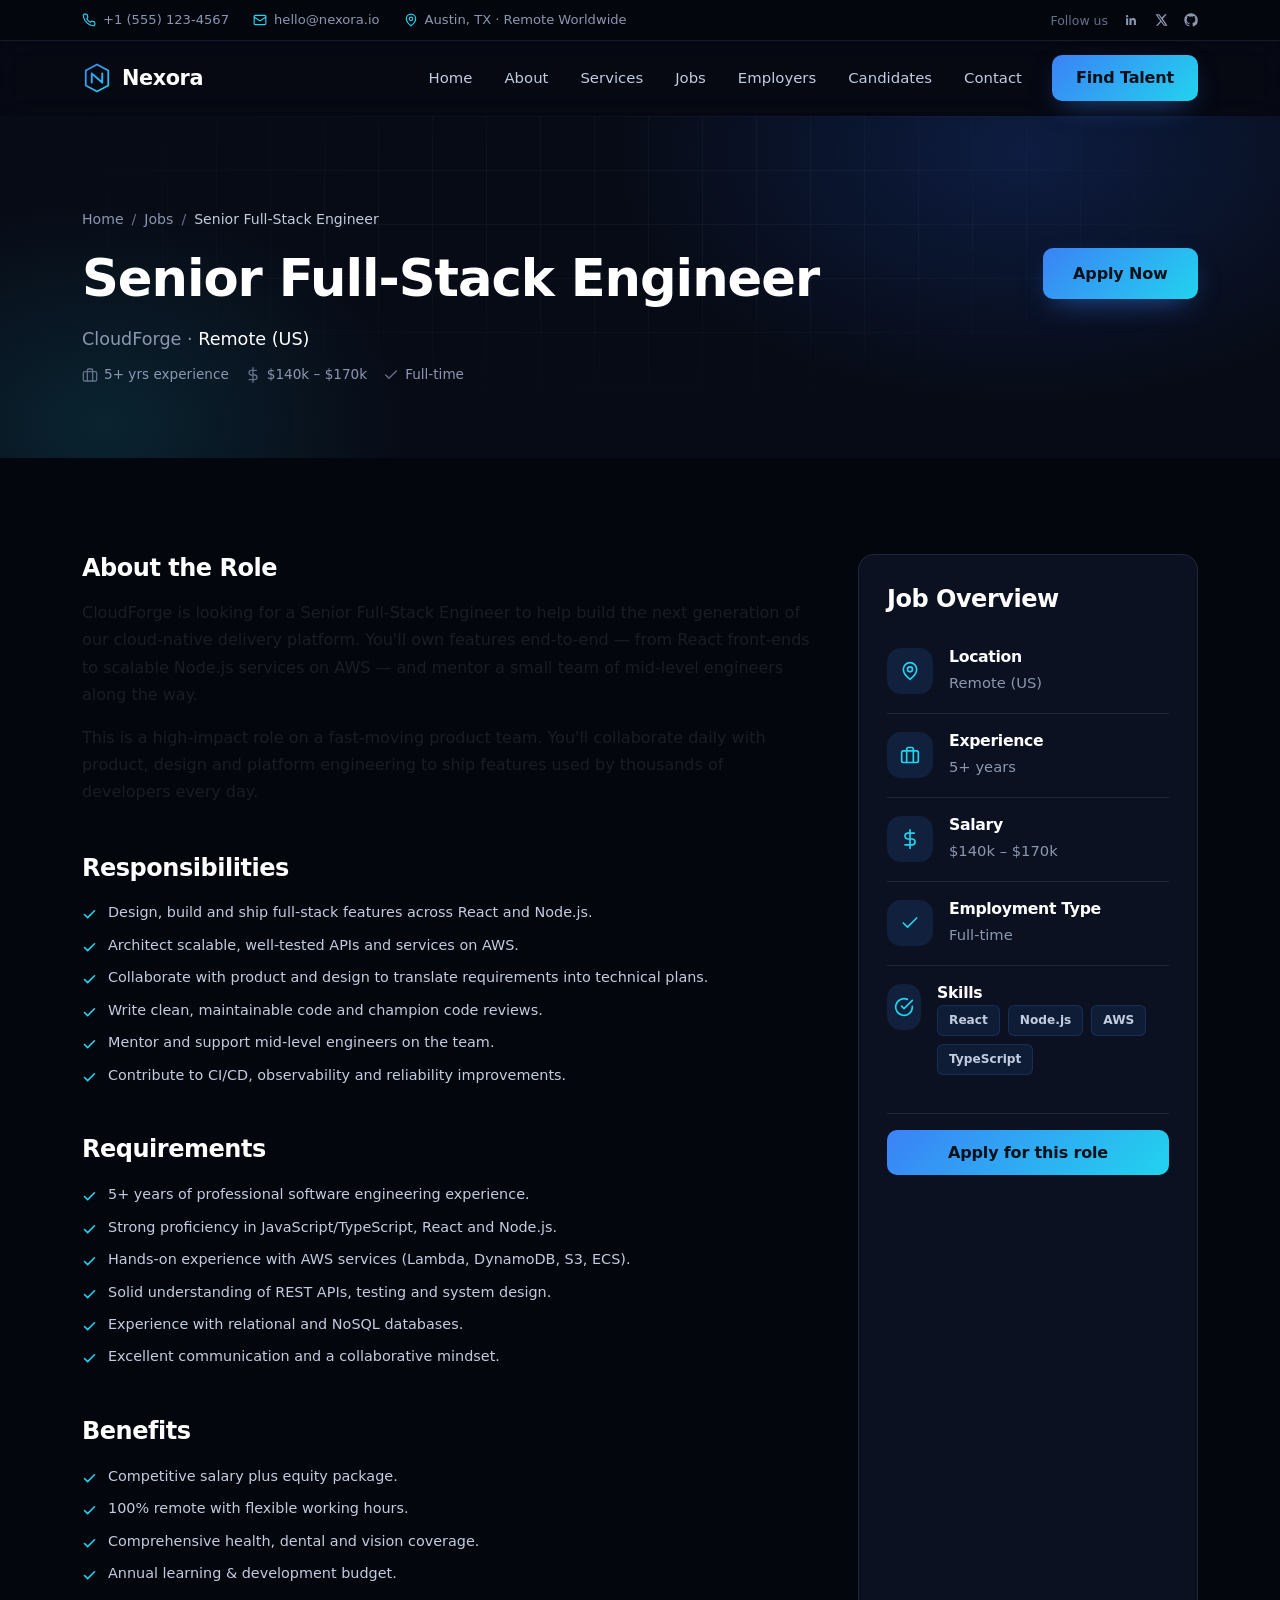
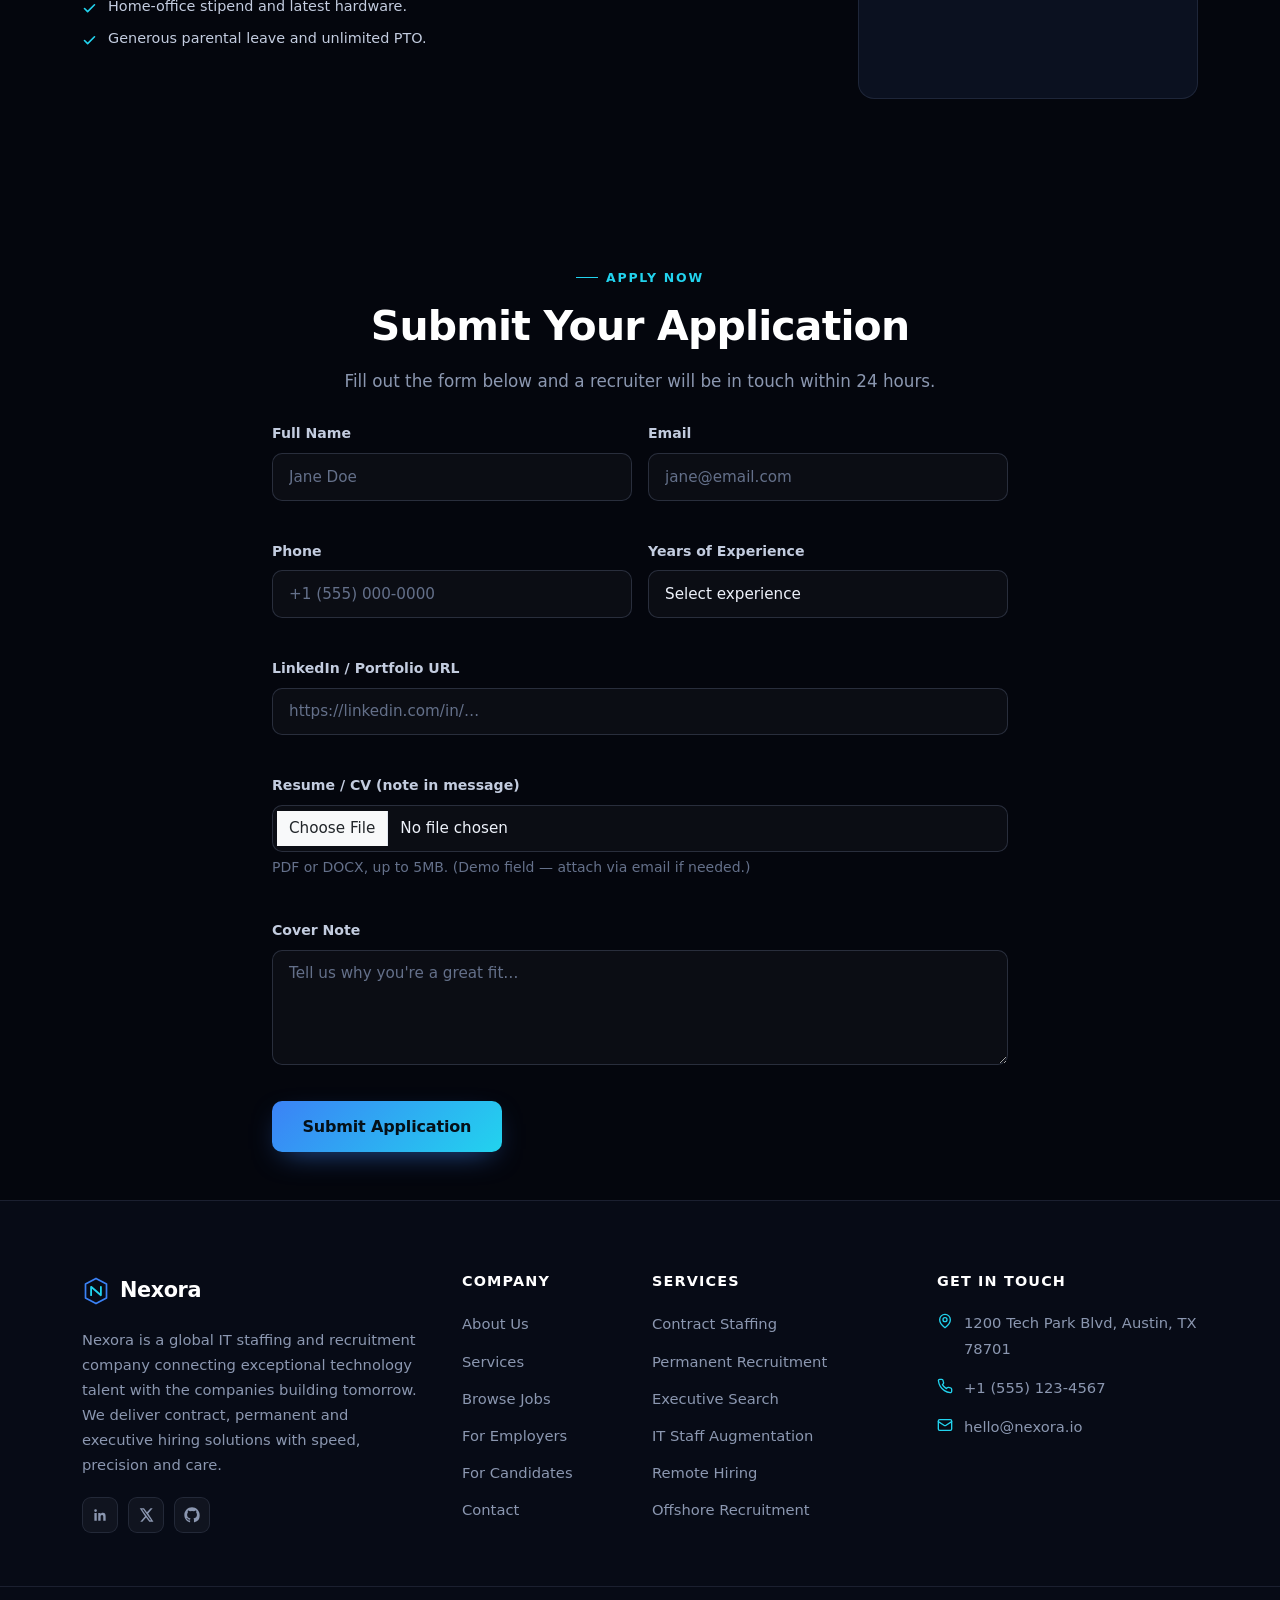
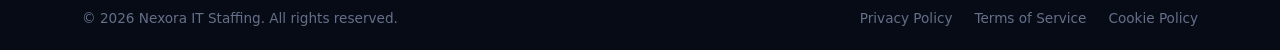
<file: job-details.html>
<!DOCTYPE html>
<html lang="en">
<head>
  <meta charset="UTF-8">
  <meta name="viewport" content="width=device-width, initial-scale=1.0">
  <title>Senior Full-Stack Engineer — Nexora</title>
  <meta name="description" content="Apply for the Senior Full-Stack Engineer role at CloudForge — React, Node.js and AWS. Remote (US). $140k–$170k.">
  <link rel="stylesheet" href="assets/bootstrap/css/bootstrap.min.css">
  <link rel="stylesheet" href="css/style.css">
</head>
<body>

  <div id="header"></div>
  <div id="navbar"></div>

  <!-- ========================= PAGE HERO ========================= -->
  <section class="page-hero">
    <div class="container">
      <nav aria-label="breadcrumb">
        <ol class="breadcrumb">
          <li class="breadcrumb-item"><a href="index.html">Home</a></li>
          <li class="breadcrumb-item"><a href="jobs.html">Jobs</a></li>
          <li class="breadcrumb-item active" aria-current="page">Senior Full-Stack Engineer</li>
        </ol>
      </nav>
      <div class="d-flex flex-wrap align-items-start justify-content-between gap-3 mt-3">
        <div>
          <h1>Senior Full-Stack Engineer</h1>
          <p class="lead mb-1">CloudForge · <span class="text-white">Remote (US)</span></p>
          <div class="job-meta mt-2 mb-0">
            <span><svg viewBox="0 0 24 24" width="16" height="16" fill="none" stroke="currentColor" stroke-width="2" stroke-linecap="round" stroke-linejoin="round"><rect x="2" y="7" width="20" height="14" rx="2"/><path d="M16 21V5a2 2 0 0 0-2-2h-4a2 2 0 0 0-2 2v16"/></svg> 5+ yrs experience</span>
            <span><svg viewBox="0 0 24 24" width="16" height="16" fill="none" stroke="currentColor" stroke-width="2" stroke-linecap="round" stroke-linejoin="round"><path d="M12 1v22"/><path d="M17 5H9.5a3.5 3.5 0 0 0 0 7h5a3.5 3.5 0 0 1 0 7H6"/></svg> $140k – $170k</span>
            <span><svg viewBox="0 0 24 24" width="16" height="16" fill="none" stroke="currentColor" stroke-width="2" stroke-linecap="round" stroke-linejoin="round"><path d="M20 6 9 17l-5-5"/></svg> Full-time</span>
          </div>
        </div>
        <a href="#apply" class="btn btn-primary btn-lg btn-glow">Apply Now</a>
      </div>
    </div>
  </section>

  <!-- ========================= BODY ========================= -->
  <section class="section">
    <div class="container">
      <div class="row g-5">
        <!-- Main content -->
        <div class="col-lg-8">
          <div class="mb-5">
            <h4 class="mb-3">About the Role</h4>
            <p class="text-muted mb-3">
              CloudForge is looking for a Senior Full-Stack Engineer to help build the next generation of our
              cloud-native delivery platform. You'll own features end-to-end — from React front-ends to scalable
              Node.js services on AWS — and mentor a small team of mid-level engineers along the way.
            </p>
            <p class="text-muted mb-0">
              This is a high-impact role on a fast-moving product team. You'll collaborate daily with product,
              design and platform engineering to ship features used by thousands of developers every day.
            </p>
          </div>

          <div class="mb-5">
            <h4 class="mb-3">Responsibilities</h4>
            <ul class="benefit-list">
              <li>Design, build and ship full-stack features across React and Node.js.</li>
              <li>Architect scalable, well-tested APIs and services on AWS.</li>
              <li>Collaborate with product and design to translate requirements into technical plans.</li>
              <li>Write clean, maintainable code and champion code reviews.</li>
              <li>Mentor and support mid-level engineers on the team.</li>
              <li>Contribute to CI/CD, observability and reliability improvements.</li>
            </ul>
          </div>

          <div class="mb-5">
            <h4 class="mb-3">Requirements</h4>
            <ul class="benefit-list">
              <li>5+ years of professional software engineering experience.</li>
              <li>Strong proficiency in JavaScript/TypeScript, React and Node.js.</li>
              <li>Hands-on experience with AWS services (Lambda, DynamoDB, S3, ECS).</li>
              <li>Solid understanding of REST APIs, testing and system design.</li>
              <li>Experience with relational and NoSQL databases.</li>
              <li>Excellent communication and a collaborative mindset.</li>
            </ul>
          </div>

          <div class="mb-5">
            <h4 class="mb-3">Benefits</h4>
            <ul class="benefit-list">
              <li>Competitive salary plus equity package.</li>
              <li>100% remote with flexible working hours.</li>
              <li>Comprehensive health, dental and vision coverage.</li>
              <li>Annual learning &amp; development budget.</li>
              <li>Home-office stipend and latest hardware.</li>
              <li>Generous parental leave and unlimited PTO.</li>
            </ul>
          </div>
        </div>

        <!-- Sidebar -->
        <div class="col-lg-4">
          <div class="card-service mb-4" style="position:sticky;top:100px;">
            <h4 class="mb-3">Job Overview</h4>
            <div class="contact-item">
              <div class="icon-badge"><svg viewBox="0 0 24 24" width="20" height="20" fill="none" stroke="currentColor" stroke-width="2" stroke-linecap="round" stroke-linejoin="round"><path d="M20 10c0 6-8 12-8 12s-8-6-8-12a8 8 0 0 1 16 0Z"/><circle cx="12" cy="10" r="3"/></svg></div>
              <div><h6>Location</h6><p>Remote (US)</p></div>
            </div>
            <div class="contact-item">
              <div class="icon-badge"><svg viewBox="0 0 24 24" width="20" height="20" fill="none" stroke="currentColor" stroke-width="2" stroke-linecap="round" stroke-linejoin="round"><rect x="2" y="7" width="20" height="14" rx="2"/><path d="M16 21V5a2 2 0 0 0-2-2h-4a2 2 0 0 0-2 2v16"/></svg></div>
              <div><h6>Experience</h6><p>5+ years</p></div>
            </div>
            <div class="contact-item">
              <div class="icon-badge"><svg viewBox="0 0 24 24" width="20" height="20" fill="none" stroke="currentColor" stroke-width="2" stroke-linecap="round" stroke-linejoin="round"><path d="M12 1v22"/><path d="M17 5H9.5a3.5 3.5 0 0 0 0 7h5a3.5 3.5 0 0 1 0 7H6"/></svg></div>
              <div><h6>Salary</h6><p>$140k – $170k</p></div>
            </div>
            <div class="contact-item">
              <div class="icon-badge"><svg viewBox="0 0 24 24" width="20" height="20" fill="none" stroke="currentColor" stroke-width="2" stroke-linecap="round" stroke-linejoin="round"><path d="M20 6 9 17l-5-5"/></svg></div>
              <div><h6>Employment Type</h6><p>Full-time</p></div>
            </div>
            <div class="contact-item">
              <div class="icon-badge"><svg viewBox="0 0 24 24" width="20" height="20" fill="none" stroke="currentColor" stroke-width="2" stroke-linecap="round" stroke-linejoin="round"><path d="M22 11.08V12a10 10 0 1 1-5.93-9.14"/><path d="m9 11 3 3L22 4"/></svg></div>
              <div>
                <h6>Skills</h6>
                <div class="job-skills"><span class="skill-tag">React</span><span class="skill-tag">Node.js</span><span class="skill-tag">AWS</span><span class="skill-tag">TypeScript</span></div>
              </div>
            </div>
            <a href="#apply" class="btn btn-primary btn-block mt-3">Apply for this role</a>
          </div>
        </div>
      </div>
    </div>
  </section>

  <!-- ========================= APPLY FORM ========================= -->
  <section class="section-sm pb-5" id="apply">
    <div class="container">
      <div class="row justify-content-center">
        <div class="col-lg-8">
          <div class="text-center mb-4">
            <span class="eyebrow">Apply Now</span>
            <h2 class="section-title">Submit Your Application</h2>
            <p class="section-lead center">Fill out the form below and a recruiter will be in touch within 24 hours.</p>
          </div>
          <div class="form-wrap">
            <form data-validate novalidate>
              <div class="row g-3">
                <div class="col-md-6">
                  <div class="form-group">
                    <label class="form-label" for="aName">Full Name</label>
                    <input type="text" id="aName" class="form-control" placeholder="Jane Doe" required>
                    <div class="form-error">This field is required.</div>
                  </div>
                </div>
                <div class="col-md-6">
                  <div class="form-group">
                    <label class="form-label" for="aEmail">Email</label>
                    <input type="email" id="aEmail" class="form-control" placeholder="jane@email.com" data-validate="email" required>
                    <div class="form-error">This field is required.</div>
                  </div>
                </div>
                <div class="col-md-6">
                  <div class="form-group">
                    <label class="form-label" for="aPhone">Phone</label>
                    <input type="tel" id="aPhone" class="form-control" placeholder="+1 (555) 000-0000" data-validate="phone" required>
                    <div class="form-error">This field is required.</div>
                  </div>
                </div>
                <div class="col-md-6">
                  <div class="form-group">
                    <label class="form-label" for="aExp">Years of Experience</label>
                    <select id="aExp" class="form-select" required>
                      <option value="" selected>Select experience</option>
                      <option>0–2 years</option>
                      <option>3–5 years</option>
                      <option>5–10 years</option>
                      <option>10+ years</option>
                    </select>
                    <div class="form-error">This field is required.</div>
                  </div>
                </div>
                <div class="col-12">
                  <div class="form-group">
                    <label class="form-label" for="aLinkedIn">LinkedIn / Portfolio URL</label>
                    <input type="text" id="aLinkedIn" class="form-control" placeholder="https://linkedin.com/in/…">
                    <div class="form-error"></div>
                  </div>
                </div>
                <div class="col-12">
                  <div class="form-group">
                    <label class="form-label" for="aResume">Resume / CV (note in message)</label>
                    <input type="file" id="aResume" class="form-control">
                    <div class="form-text">PDF or DOCX, up to 5MB. (Demo field — attach via email if needed.)</div>
                    <div class="form-error"></div>
                  </div>
                </div>
                <div class="col-12">
                  <div class="form-group">
                    <label class="form-label" for="aCover">Cover Note</label>
                    <textarea id="aCover" class="form-control" rows="4" placeholder="Tell us why you're a great fit…" required></textarea>
                    <div class="form-error">This field is required.</div>
                  </div>
                </div>
                <div class="col-12">
                  <button type="submit" class="btn btn-primary btn-lg btn-glow">Submit Application</button>
                </div>
              </div>
            </form>
          </div>
        </div>
      </div>
    </div>
  </section>

  <div id="footer"></div>

  <script src="assets/jquery/jquery.min.js"></script>
  <script src="assets/bootstrap/js/bootstrap.bundle.min.js"></script>
  <script src="js/components.js"></script>
  <script src="js/app.js"></script>
</body>
</html>
</file>
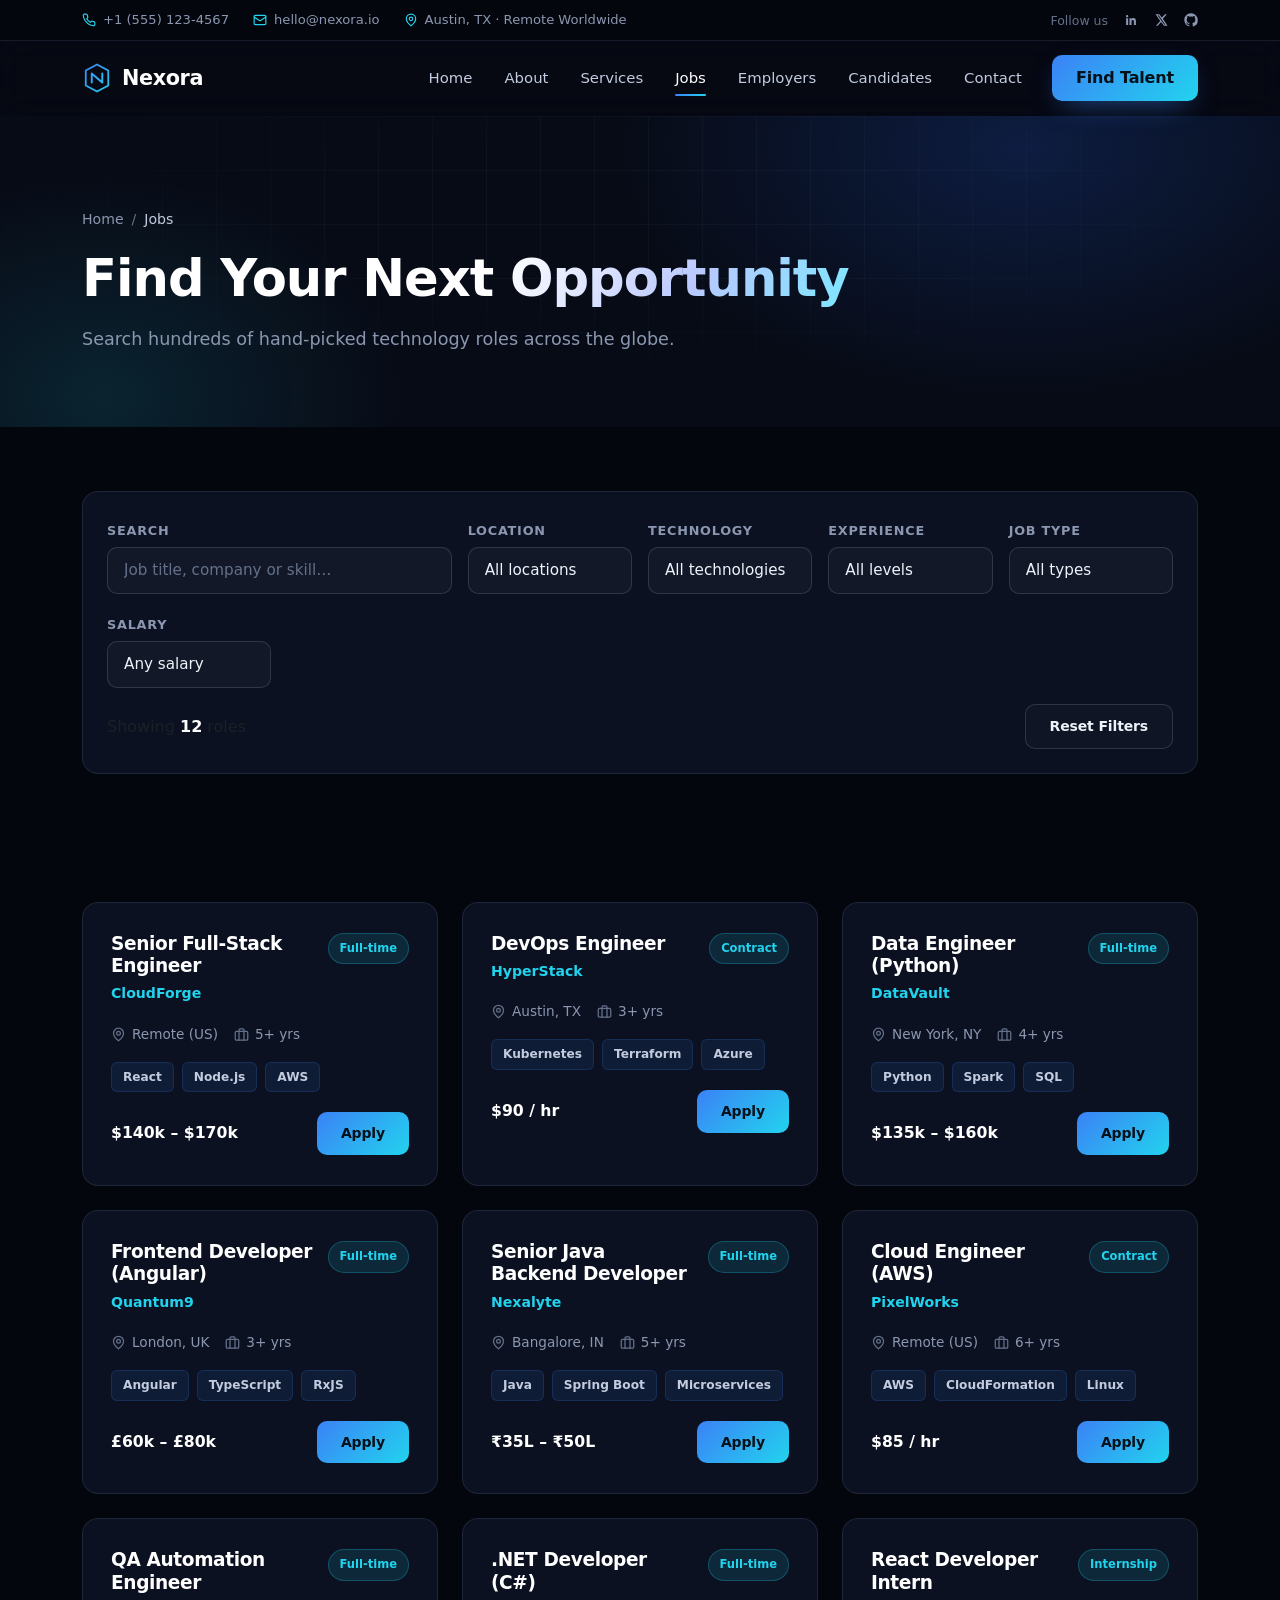
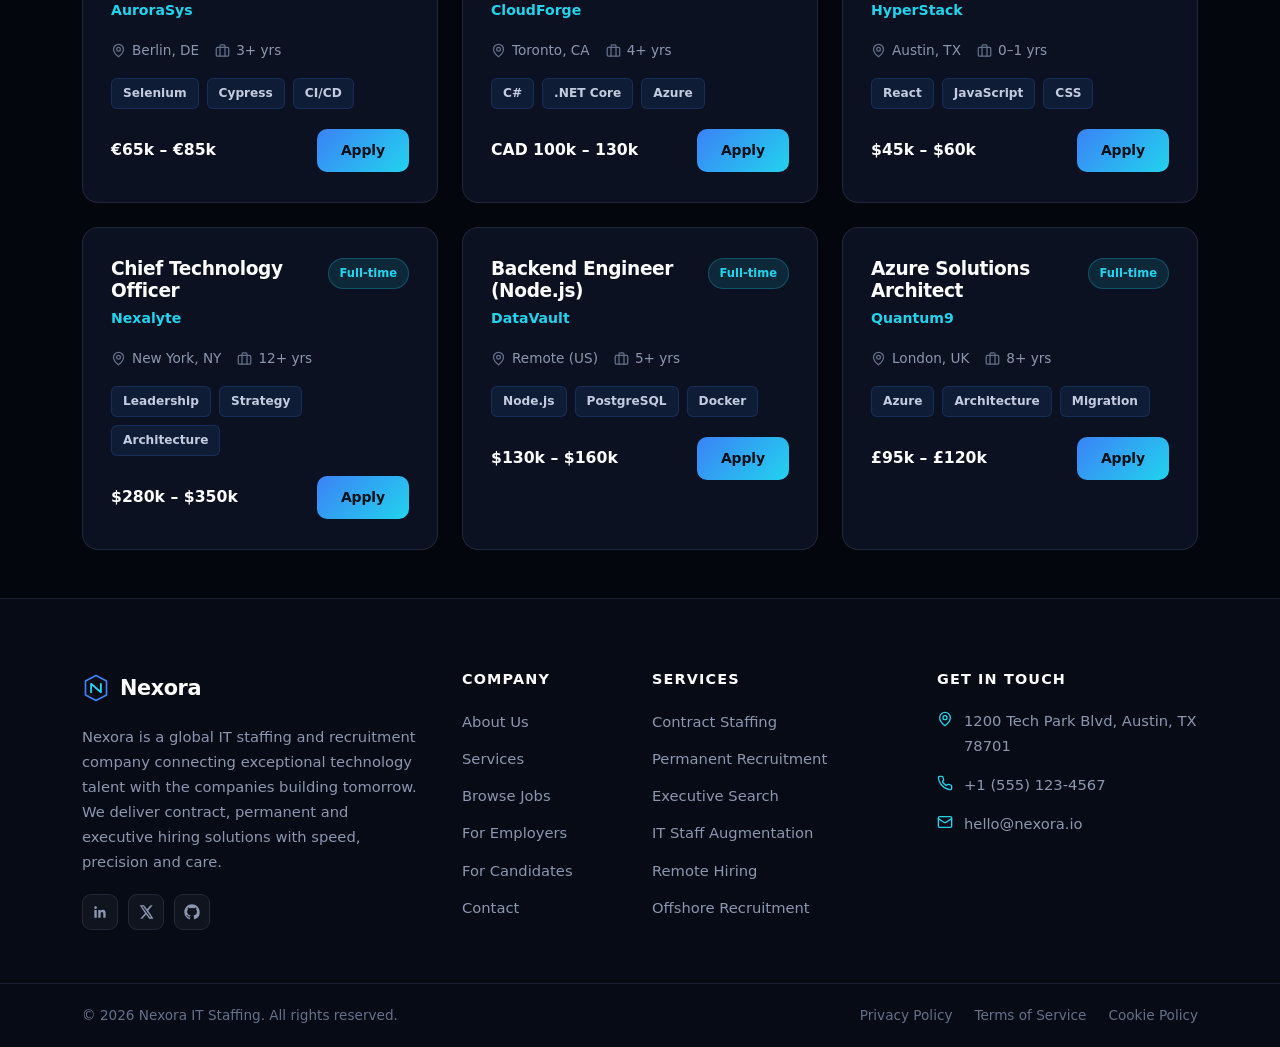
<file: jobs.html>
<!DOCTYPE html>
<html lang="en">
<head>
  <meta charset="UTF-8">
  <meta name="viewport" content="width=device-width, initial-scale=1.0">
  <title>Browse Jobs — Nexora IT Staffing &amp; Recruitment</title>
  <meta name="description" content="Browse open IT jobs — search and filter engineering, data, cloud and leadership roles by location, technology, experience and salary.">
  <link rel="stylesheet" href="assets/bootstrap/css/bootstrap.min.css">
  <link rel="stylesheet" href="css/style.css">
</head>
<body>

  <div id="header"></div>
  <div id="navbar"></div>

  <!-- ========================= PAGE HERO ========================= -->
  <section class="page-hero">
    <div class="container">
      <nav aria-label="breadcrumb">
        <ol class="breadcrumb">
          <li class="breadcrumb-item"><a href="index.html">Home</a></li>
          <li class="breadcrumb-item active" aria-current="page">Jobs</li>
        </ol>
      </nav>
      <h1 class="mt-3">Find Your Next <span class="text-grad">Opportunity</span></h1>
      <p class="lead">Search hundreds of hand-picked technology roles across the globe.</p>
    </div>
  </section>

  <!-- ========================= FILTERS ========================= -->
  <section class="section-sm">
    <div class="container">
      <div class="filter-bar">
        <div class="row g-3">
          <div class="col-lg-4">
            <label class="form-label" for="filterSearch">Search</label>
            <input type="text" id="filterSearch" class="form-control" placeholder="Job title, company or skill…">
          </div>
          <div class="col-md-6 col-lg-2">
            <label class="form-label" for="filterLocation">Location</label>
            <select id="filterLocation" class="form-select">
              <option value="all">All locations</option>
              <option value="remote-us">Remote (US)</option>
              <option value="austin">Austin, TX</option>
              <option value="new-york">New York, NY</option>
              <option value="london">London, UK</option>
              <option value="bangalore">Bangalore, IN</option>
              <option value="berlin">Berlin, DE</option>
              <option value="toronto">Toronto, CA</option>
            </select>
          </div>
          <div class="col-md-6 col-lg-2">
            <label class="form-label" for="filterTech">Technology</label>
            <select id="filterTech" class="form-select">
              <option value="all">All technologies</option>
              <option value="dotnet">.NET</option>
              <option value="java">Java</option>
              <option value="react">React</option>
              <option value="angular">Angular</option>
              <option value="nodejs">Node.js</option>
              <option value="python">Python</option>
              <option value="aws">AWS</option>
              <option value="azure">Azure</option>
              <option value="devops">DevOps</option>
              <option value="qa">QA</option>
            </select>
          </div>
          <div class="col-md-6 col-lg-2">
            <label class="form-label" for="filterExperience">Experience</label>
            <select id="filterExperience" class="form-select">
              <option value="all">All levels</option>
              <option value="entry">Entry</option>
              <option value="mid">Mid-level</option>
              <option value="senior">Senior</option>
              <option value="lead">Lead</option>
              <option value="executive">Executive</option>
            </select>
          </div>
          <div class="col-md-6 col-lg-2">
            <label class="form-label" for="filterType">Job type</label>
            <select id="filterType" class="form-select">
              <option value="all">All types</option>
              <option value="fulltime">Full-time</option>
              <option value="contract">Contract</option>
              <option value="parttime">Part-time</option>
              <option value="internship">Internship</option>
            </select>
          </div>
          <div class="col-md-6 col-lg-2">
            <label class="form-label" for="filterSalary">Salary</label>
            <select id="filterSalary" class="form-select">
              <option value="all">Any salary</option>
              <option value="low">Under $80k</option>
              <option value="mid">$80k – $120k</option>
              <option value="high">$120k+</option>
            </select>
          </div>
          <div class="col-12 d-flex justify-content-between align-items-center">
            <p class="mb-0 text-muted">Showing <span id="resultCount" class="text-white fw-bold">0</span> roles</p>
            <button id="resetFilters" class="btn btn-outline-light btn-sm">Reset Filters</button>
          </div>
        </div>
      </div>
    </div>
  </section>

  <!-- ========================= JOB LIST ========================= -->
  <section class="section-sm pb-5">
    <div class="container">
      <div class="row g-4" id="jobGrid">

        <!-- Job 1 -->
        <div class="col-md-6 col-lg-4 job-item" data-search="senior full-stack engineer react nodejs aws cloudforge" data-location="remote-us" data-tech="react" data-experience="senior" data-type="fulltime" data-salary="high">
          <div class="card-job">
            <div class="job-top">
              <div>
                <h3 class="job-title">Senior Full-Stack Engineer</h3>
                <span class="job-company">CloudForge</span>
              </div>
              <span class="job-type-badge">Full-time</span>
            </div>
            <div class="job-meta">
              <span><svg viewBox="0 0 24 24" width="15" height="15" fill="none" stroke="currentColor" stroke-width="2" stroke-linecap="round" stroke-linejoin="round"><path d="M20 10c0 6-8 12-8 12s-8-6-8-12a8 8 0 0 1 16 0Z"/><circle cx="12" cy="10" r="3"/></svg> Remote (US)</span>
              <span><svg viewBox="0 0 24 24" width="15" height="15" fill="none" stroke="currentColor" stroke-width="2" stroke-linecap="round" stroke-linejoin="round"><rect x="2" y="7" width="20" height="14" rx="2"/><path d="M16 21V5a2 2 0 0 0-2-2h-4a2 2 0 0 0-2 2v16"/></svg> 5+ yrs</span>
            </div>
            <div class="job-skills"><span class="skill-tag">React</span><span class="skill-tag">Node.js</span><span class="skill-tag">AWS</span></div>
            <div class="card-foot"><span class="job-salary">$140k – $170k</span><a href="job-details.html" class="btn btn-primary btn-sm">Apply</a></div>
          </div>
        </div>

        <!-- Job 2 -->
        <div class="col-md-6 col-lg-4 job-item" data-search="devops engineer kubernetes terraform azure hyperstack" data-location="austin" data-tech="devops" data-experience="mid" data-type="contract" data-salary="high">
          <div class="card-job">
            <div class="job-top">
              <div>
                <h3 class="job-title">DevOps Engineer</h3>
                <span class="job-company">HyperStack</span>
              </div>
              <span class="job-type-badge">Contract</span>
            </div>
            <div class="job-meta">
              <span><svg viewBox="0 0 24 24" width="15" height="15" fill="none" stroke="currentColor" stroke-width="2" stroke-linecap="round" stroke-linejoin="round"><path d="M20 10c0 6-8 12-8 12s-8-6-8-12a8 8 0 0 1 16 0Z"/><circle cx="12" cy="10" r="3"/></svg> Austin, TX</span>
              <span><svg viewBox="0 0 24 24" width="15" height="15" fill="none" stroke="currentColor" stroke-width="2" stroke-linecap="round" stroke-linejoin="round"><rect x="2" y="7" width="20" height="14" rx="2"/><path d="M16 21V5a2 2 0 0 0-2-2h-4a2 2 0 0 0-2 2v16"/></svg> 3+ yrs</span>
            </div>
            <div class="job-skills"><span class="skill-tag">Kubernetes</span><span class="skill-tag">Terraform</span><span class="skill-tag">Azure</span></div>
            <div class="card-foot"><span class="job-salary">$90 / hr</span><a href="job-details.html" class="btn btn-primary btn-sm">Apply</a></div>
          </div>
        </div>

        <!-- Job 3 -->
        <div class="col-md-6 col-lg-4 job-item" data-search="data engineer python spark sql datavault" data-location="new-york" data-tech="python" data-experience="mid" data-type="fulltime" data-salary="high">
          <div class="card-job">
            <div class="job-top">
              <div>
                <h3 class="job-title">Data Engineer (Python)</h3>
                <span class="job-company">DataVault</span>
              </div>
              <span class="job-type-badge">Full-time</span>
            </div>
            <div class="job-meta">
              <span><svg viewBox="0 0 24 24" width="15" height="15" fill="none" stroke="currentColor" stroke-width="2" stroke-linecap="round" stroke-linejoin="round"><path d="M20 10c0 6-8 12-8 12s-8-6-8-12a8 8 0 0 1 16 0Z"/><circle cx="12" cy="10" r="3"/></svg> New York, NY</span>
              <span><svg viewBox="0 0 24 24" width="15" height="15" fill="none" stroke="currentColor" stroke-width="2" stroke-linecap="round" stroke-linejoin="round"><rect x="2" y="7" width="20" height="14" rx="2"/><path d="M16 21V5a2 2 0 0 0-2-2h-4a2 2 0 0 0-2 2v16"/></svg> 4+ yrs</span>
            </div>
            <div class="job-skills"><span class="skill-tag">Python</span><span class="skill-tag">Spark</span><span class="skill-tag">SQL</span></div>
            <div class="card-foot"><span class="job-salary">$135k – $160k</span><a href="job-details.html" class="btn btn-primary btn-sm">Apply</a></div>
          </div>
        </div>

        <!-- Job 4 -->
        <div class="col-md-6 col-lg-4 job-item" data-search="frontend developer angular typescript quantum9" data-location="london" data-tech="angular" data-experience="mid" data-type="fulltime" data-salary="mid">
          <div class="card-job">
            <div class="job-top">
              <div>
                <h3 class="job-title">Frontend Developer (Angular)</h3>
                <span class="job-company">Quantum9</span>
              </div>
              <span class="job-type-badge">Full-time</span>
            </div>
            <div class="job-meta">
              <span><svg viewBox="0 0 24 24" width="15" height="15" fill="none" stroke="currentColor" stroke-width="2" stroke-linecap="round" stroke-linejoin="round"><path d="M20 10c0 6-8 12-8 12s-8-6-8-12a8 8 0 0 1 16 0Z"/><circle cx="12" cy="10" r="3"/></svg> London, UK</span>
              <span><svg viewBox="0 0 24 24" width="15" height="15" fill="none" stroke="currentColor" stroke-width="2" stroke-linecap="round" stroke-linejoin="round"><rect x="2" y="7" width="20" height="14" rx="2"/><path d="M16 21V5a2 2 0 0 0-2-2h-4a2 2 0 0 0-2 2v16"/></svg> 3+ yrs</span>
            </div>
            <div class="job-skills"><span class="skill-tag">Angular</span><span class="skill-tag">TypeScript</span><span class="skill-tag">RxJS</span></div>
            <div class="card-foot"><span class="job-salary">£60k – £80k</span><a href="job-details.html" class="btn btn-primary btn-sm">Apply</a></div>
          </div>
        </div>

        <!-- Job 5 -->
        <div class="col-md-6 col-lg-4 job-item" data-search="backend developer java spring nexus" data-location="bangalore" data-tech="java" data-experience="senior" data-type="fulltime" data-salary="mid">
          <div class="card-job">
            <div class="job-top">
              <div>
                <h3 class="job-title">Senior Java Backend Developer</h3>
                <span class="job-company">Nexalyte</span>
              </div>
              <span class="job-type-badge">Full-time</span>
            </div>
            <div class="job-meta">
              <span><svg viewBox="0 0 24 24" width="15" height="15" fill="none" stroke="currentColor" stroke-width="2" stroke-linecap="round" stroke-linejoin="round"><path d="M20 10c0 6-8 12-8 12s-8-6-8-12a8 8 0 0 1 16 0Z"/><circle cx="12" cy="10" r="3"/></svg> Bangalore, IN</span>
              <span><svg viewBox="0 0 24 24" width="15" height="15" fill="none" stroke="currentColor" stroke-width="2" stroke-linecap="round" stroke-linejoin="round"><rect x="2" y="7" width="20" height="14" rx="2"/><path d="M16 21V5a2 2 0 0 0-2-2h-4a2 2 0 0 0-2 2v16"/></svg> 5+ yrs</span>
            </div>
            <div class="job-skills"><span class="skill-tag">Java</span><span class="skill-tag">Spring Boot</span><span class="skill-tag">Microservices</span></div>
            <div class="card-foot"><span class="job-salary">₹35L – ₹50L</span><a href="job-details.html" class="btn btn-primary btn-sm">Apply</a></div>
          </div>
        </div>

        <!-- Job 6 -->
        <div class="col-md-6 col-lg-4 job-item" data-search="cloud engineer aws pixelworks" data-location="remote-us" data-tech="aws" data-experience="senior" data-type="contract" data-salary="high">
          <div class="card-job">
            <div class="job-top">
              <div>
                <h3 class="job-title">Cloud Engineer (AWS)</h3>
                <span class="job-company">PixelWorks</span>
              </div>
              <span class="job-type-badge">Contract</span>
            </div>
            <div class="job-meta">
              <span><svg viewBox="0 0 24 24" width="15" height="15" fill="none" stroke="currentColor" stroke-width="2" stroke-linecap="round" stroke-linejoin="round"><path d="M20 10c0 6-8 12-8 12s-8-6-8-12a8 8 0 0 1 16 0Z"/><circle cx="12" cy="10" r="3"/></svg> Remote (US)</span>
              <span><svg viewBox="0 0 24 24" width="15" height="15" fill="none" stroke="currentColor" stroke-width="2" stroke-linecap="round" stroke-linejoin="round"><rect x="2" y="7" width="20" height="14" rx="2"/><path d="M16 21V5a2 2 0 0 0-2-2h-4a2 2 0 0 0-2 2v16"/></svg> 6+ yrs</span>
            </div>
            <div class="job-skills"><span class="skill-tag">AWS</span><span class="skill-tag">CloudFormation</span><span class="skill-tag">Linux</span></div>
            <div class="card-foot"><span class="job-salary">$85 / hr</span><a href="job-details.html" class="btn btn-primary btn-sm">Apply</a></div>
          </div>
        </div>

        <!-- Job 7 -->
        <div class="col-md-6 col-lg-4 job-item" data-search="qa automation engineer selenium aurorasys" data-location="berlin" data-tech="qa" data-experience="mid" data-type="fulltime" data-salary="mid">
          <div class="card-job">
            <div class="job-top">
              <div>
                <h3 class="job-title">QA Automation Engineer</h3>
                <span class="job-company">AuroraSys</span>
              </div>
              <span class="job-type-badge">Full-time</span>
            </div>
            <div class="job-meta">
              <span><svg viewBox="0 0 24 24" width="15" height="15" fill="none" stroke="currentColor" stroke-width="2" stroke-linecap="round" stroke-linejoin="round"><path d="M20 10c0 6-8 12-8 12s-8-6-8-12a8 8 0 0 1 16 0Z"/><circle cx="12" cy="10" r="3"/></svg> Berlin, DE</span>
              <span><svg viewBox="0 0 24 24" width="15" height="15" fill="none" stroke="currentColor" stroke-width="2" stroke-linecap="round" stroke-linejoin="round"><rect x="2" y="7" width="20" height="14" rx="2"/><path d="M16 21V5a2 2 0 0 0-2-2h-4a2 2 0 0 0-2 2v16"/></svg> 3+ yrs</span>
            </div>
            <div class="job-skills"><span class="skill-tag">Selenium</span><span class="skill-tag">Cypress</span><span class="skill-tag">CI/CD</span></div>
            <div class="card-foot"><span class="job-salary">€65k – €85k</span><a href="job-details.html" class="btn btn-primary btn-sm">Apply</a></div>
          </div>
        </div>

        <!-- Job 8 -->
        <div class="col-md-6 col-lg-4 job-item" data-search="dotnet developer c# azure cloudforge" data-location="toronto" data-tech="dotnet" data-experience="mid" data-type="fulltime" data-salary="mid">
          <div class="card-job">
            <div class="job-top">
              <div>
                <h3 class="job-title">.NET Developer (C#)</h3>
                <span class="job-company">CloudForge</span>
              </div>
              <span class="job-type-badge">Full-time</span>
            </div>
            <div class="job-meta">
              <span><svg viewBox="0 0 24 24" width="15" height="15" fill="none" stroke="currentColor" stroke-width="2" stroke-linecap="round" stroke-linejoin="round"><path d="M20 10c0 6-8 12-8 12s-8-6-8-12a8 8 0 0 1 16 0Z"/><circle cx="12" cy="10" r="3"/></svg> Toronto, CA</span>
              <span><svg viewBox="0 0 24 24" width="15" height="15" fill="none" stroke="currentColor" stroke-width="2" stroke-linecap="round" stroke-linejoin="round"><rect x="2" y="7" width="20" height="14" rx="2"/><path d="M16 21V5a2 2 0 0 0-2-2h-4a2 2 0 0 0-2 2v16"/></svg> 4+ yrs</span>
            </div>
            <div class="job-skills"><span class="skill-tag">C#</span><span class="skill-tag">.NET Core</span><span class="skill-tag">Azure</span></div>
            <div class="card-foot"><span class="job-salary">CAD 100k – 130k</span><a href="job-details.html" class="btn btn-primary btn-sm">Apply</a></div>
          </div>
        </div>

        <!-- Job 9 -->
        <div class="col-md-6 col-lg-4 job-item" data-search="junior react developer internship hyperstack" data-location="austin" data-tech="react" data-experience="entry" data-type="internship" data-salary="low">
          <div class="card-job">
            <div class="job-top">
              <div>
                <h3 class="job-title">React Developer Intern</h3>
                <span class="job-company">HyperStack</span>
              </div>
              <span class="job-type-badge">Internship</span>
            </div>
            <div class="job-meta">
              <span><svg viewBox="0 0 24 24" width="15" height="15" fill="none" stroke="currentColor" stroke-width="2" stroke-linecap="round" stroke-linejoin="round"><path d="M20 10c0 6-8 12-8 12s-8-6-8-12a8 8 0 0 1 16 0Z"/><circle cx="12" cy="10" r="3"/></svg> Austin, TX</span>
              <span><svg viewBox="0 0 24 24" width="15" height="15" fill="none" stroke="currentColor" stroke-width="2" stroke-linecap="round" stroke-linejoin="round"><rect x="2" y="7" width="20" height="14" rx="2"/><path d="M16 21V5a2 2 0 0 0-2-2h-4a2 2 0 0 0-2 2v16"/></svg> 0–1 yrs</span>
            </div>
            <div class="job-skills"><span class="skill-tag">React</span><span class="skill-tag">JavaScript</span><span class="skill-tag">CSS</span></div>
            <div class="card-foot"><span class="job-salary">$45k – $60k</span><a href="job-details.html" class="btn btn-primary btn-sm">Apply</a></div>
          </div>
        </div>

        <!-- Job 10 -->
        <div class="col-md-6 col-lg-4 job-item" data-search="cto chief technology officer executive nexalyte" data-location="new-york" data-tech="java" data-experience="executive" data-type="fulltime" data-salary="high">
          <div class="card-job">
            <div class="job-top">
              <div>
                <h3 class="job-title">Chief Technology Officer</h3>
                <span class="job-company">Nexalyte</span>
              </div>
              <span class="job-type-badge">Full-time</span>
            </div>
            <div class="job-meta">
              <span><svg viewBox="0 0 24 24" width="15" height="15" fill="none" stroke="currentColor" stroke-width="2" stroke-linecap="round" stroke-linejoin="round"><path d="M20 10c0 6-8 12-8 12s-8-6-8-12a8 8 0 0 1 16 0Z"/><circle cx="12" cy="10" r="3"/></svg> New York, NY</span>
              <span><svg viewBox="0 0 24 24" width="15" height="15" fill="none" stroke="currentColor" stroke-width="2" stroke-linecap="round" stroke-linejoin="round"><rect x="2" y="7" width="20" height="14" rx="2"/><path d="M16 21V5a2 2 0 0 0-2-2h-4a2 2 0 0 0-2 2v16"/></svg> 12+ yrs</span>
            </div>
            <div class="job-skills"><span class="skill-tag">Leadership</span><span class="skill-tag">Strategy</span><span class="skill-tag">Architecture</span></div>
            <div class="card-foot"><span class="job-salary">$280k – $350k</span><a href="job-details.html" class="btn btn-primary btn-sm">Apply</a></div>
          </div>
        </div>

        <!-- Job 11 -->
        <div class="col-md-6 col-lg-4 job-item" data-search="nodejs backend developer datavault" data-location="remote-us" data-tech="nodejs" data-experience="senior" data-type="fulltime" data-salary="high">
          <div class="card-job">
            <div class="job-top">
              <div>
                <h3 class="job-title">Backend Engineer (Node.js)</h3>
                <span class="job-company">DataVault</span>
              </div>
              <span class="job-type-badge">Full-time</span>
            </div>
            <div class="job-meta">
              <span><svg viewBox="0 0 24 24" width="15" height="15" fill="none" stroke="currentColor" stroke-width="2" stroke-linecap="round" stroke-linejoin="round"><path d="M20 10c0 6-8 12-8 12s-8-6-8-12a8 8 0 0 1 16 0Z"/><circle cx="12" cy="10" r="3"/></svg> Remote (US)</span>
              <span><svg viewBox="0 0 24 24" width="15" height="15" fill="none" stroke="currentColor" stroke-width="2" stroke-linecap="round" stroke-linejoin="round"><rect x="2" y="7" width="20" height="14" rx="2"/><path d="M16 21V5a2 2 0 0 0-2-2h-4a2 2 0 0 0-2 2v16"/></svg> 5+ yrs</span>
            </div>
            <div class="job-skills"><span class="skill-tag">Node.js</span><span class="skill-tag">PostgreSQL</span><span class="skill-tag">Docker</span></div>
            <div class="card-foot"><span class="job-salary">$130k – $160k</span><a href="job-details.html" class="btn btn-primary btn-sm">Apply</a></div>
          </div>
        </div>

        <!-- Job 12 -->
        <div class="col-md-6 col-lg-4 job-item" data-search="azure cloud architect quantum9" data-location="london" data-tech="azure" data-experience="lead" data-type="fulltime" data-salary="high">
          <div class="card-job">
            <div class="job-top">
              <div>
                <h3 class="job-title">Azure Solutions Architect</h3>
                <span class="job-company">Quantum9</span>
              </div>
              <span class="job-type-badge">Full-time</span>
            </div>
            <div class="job-meta">
              <span><svg viewBox="0 0 24 24" width="15" height="15" fill="none" stroke="currentColor" stroke-width="2" stroke-linecap="round" stroke-linejoin="round"><path d="M20 10c0 6-8 12-8 12s-8-6-8-12a8 8 0 0 1 16 0Z"/><circle cx="12" cy="10" r="3"/></svg> London, UK</span>
              <span><svg viewBox="0 0 24 24" width="15" height="15" fill="none" stroke="currentColor" stroke-width="2" stroke-linecap="round" stroke-linejoin="round"><rect x="2" y="7" width="20" height="14" rx="2"/><path d="M16 21V5a2 2 0 0 0-2-2h-4a2 2 0 0 0-2 2v16"/></svg> 8+ yrs</span>
            </div>
            <div class="job-skills"><span class="skill-tag">Azure</span><span class="skill-tag">Architecture</span><span class="skill-tag">Migration</span></div>
            <div class="card-foot"><span class="job-salary">£95k – £120k</span><a href="job-details.html" class="btn btn-primary btn-sm">Apply</a></div>
          </div>
        </div>

      </div>

      <!-- No results -->
      <div id="noResults" class="text-center py-5" style="display:none;">
        <div class="icon-badge mx-auto mb-3" style="width:64px;height:64px;"><svg viewBox="0 0 24 24" width="30" height="30" fill="none" stroke="currentColor" stroke-width="2" stroke-linecap="round" stroke-linejoin="round"><circle cx="11" cy="11" r="8"/><path d="m21 21-4.3-4.3"/></svg></div>
        <h3 class="mb-2">No matching roles found</h3>
        <p class="text-muted mb-4">Try adjusting your search or resetting the filters.</p>
        <button class="btn btn-primary" onclick="document.getElementById('resetFilters').click()">Reset Filters</button>
      </div>
    </div>
  </section>

  <div id="footer"></div>

  <script src="assets/jquery/jquery.min.js"></script>
  <script src="assets/bootstrap/js/bootstrap.bundle.min.js"></script>
  <script src="js/components.js"></script>
  <script src="js/app.js"></script>
</body>
</html>
</file>
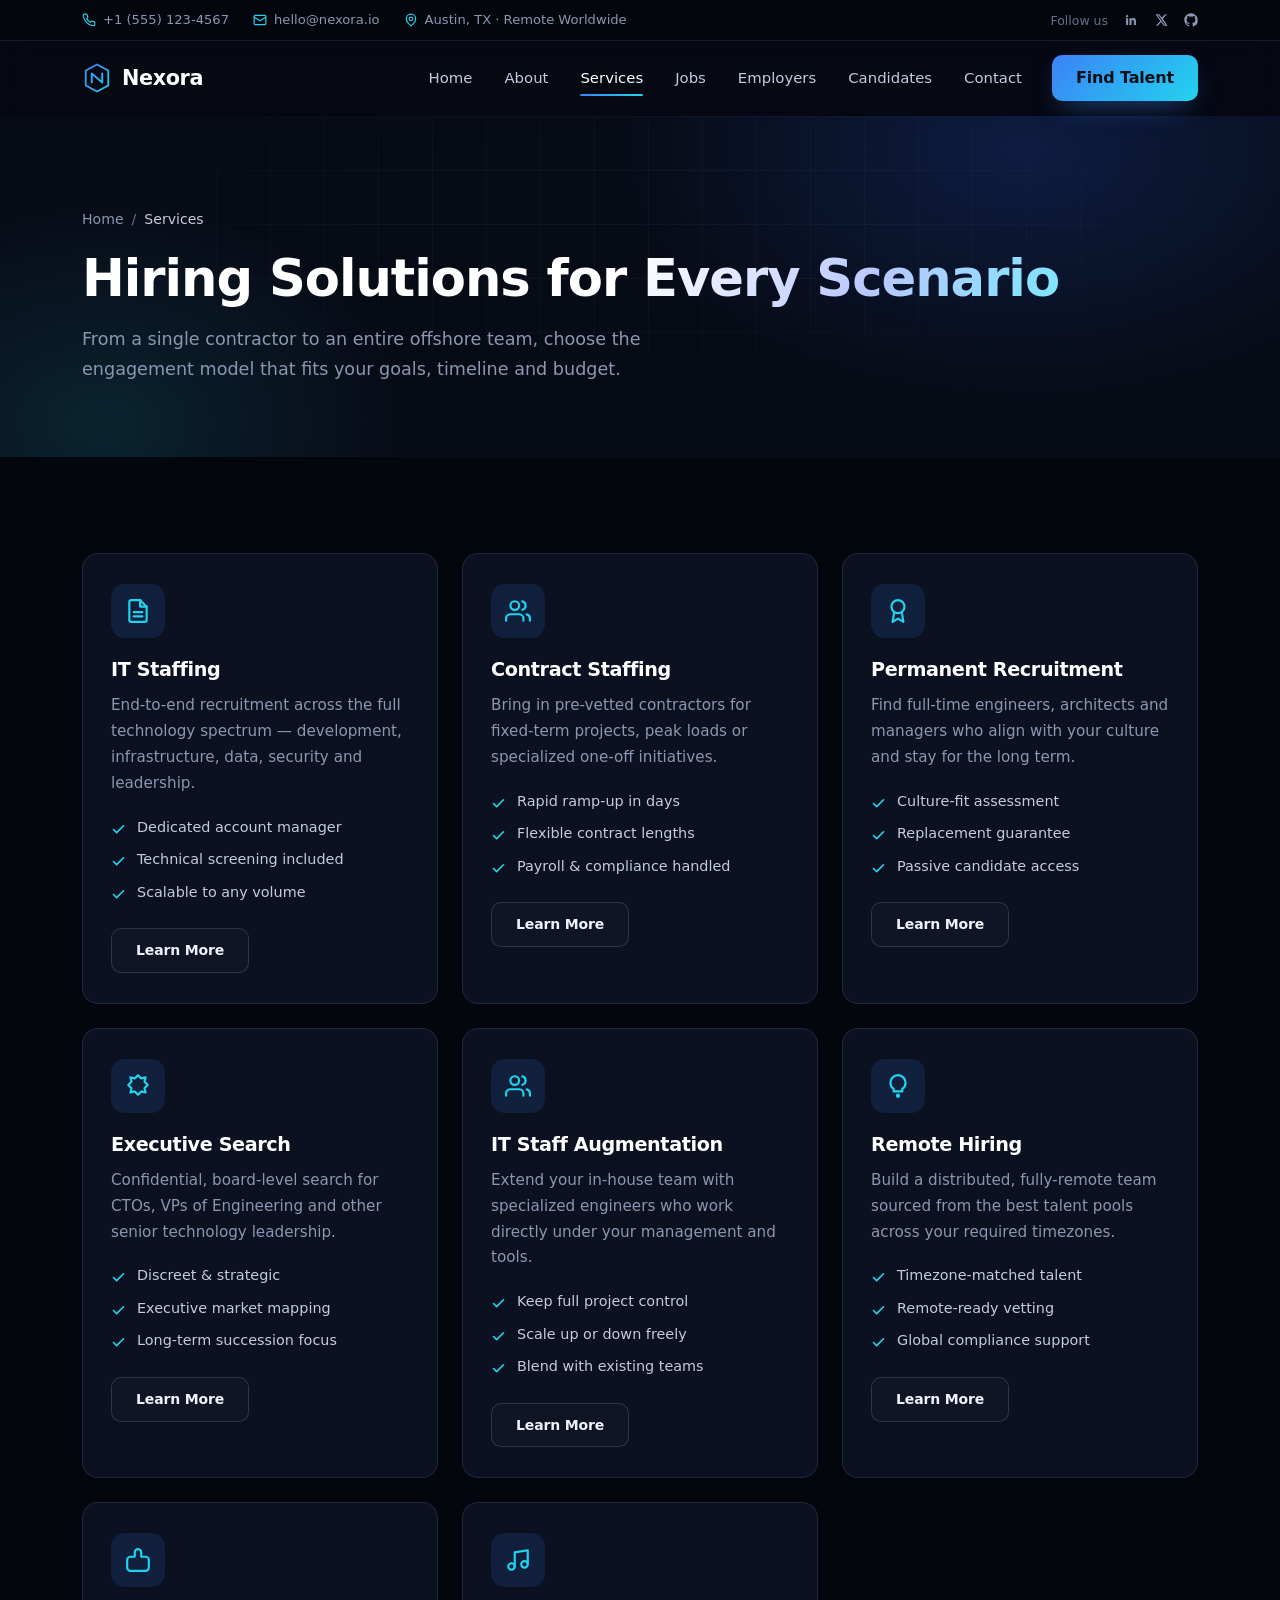
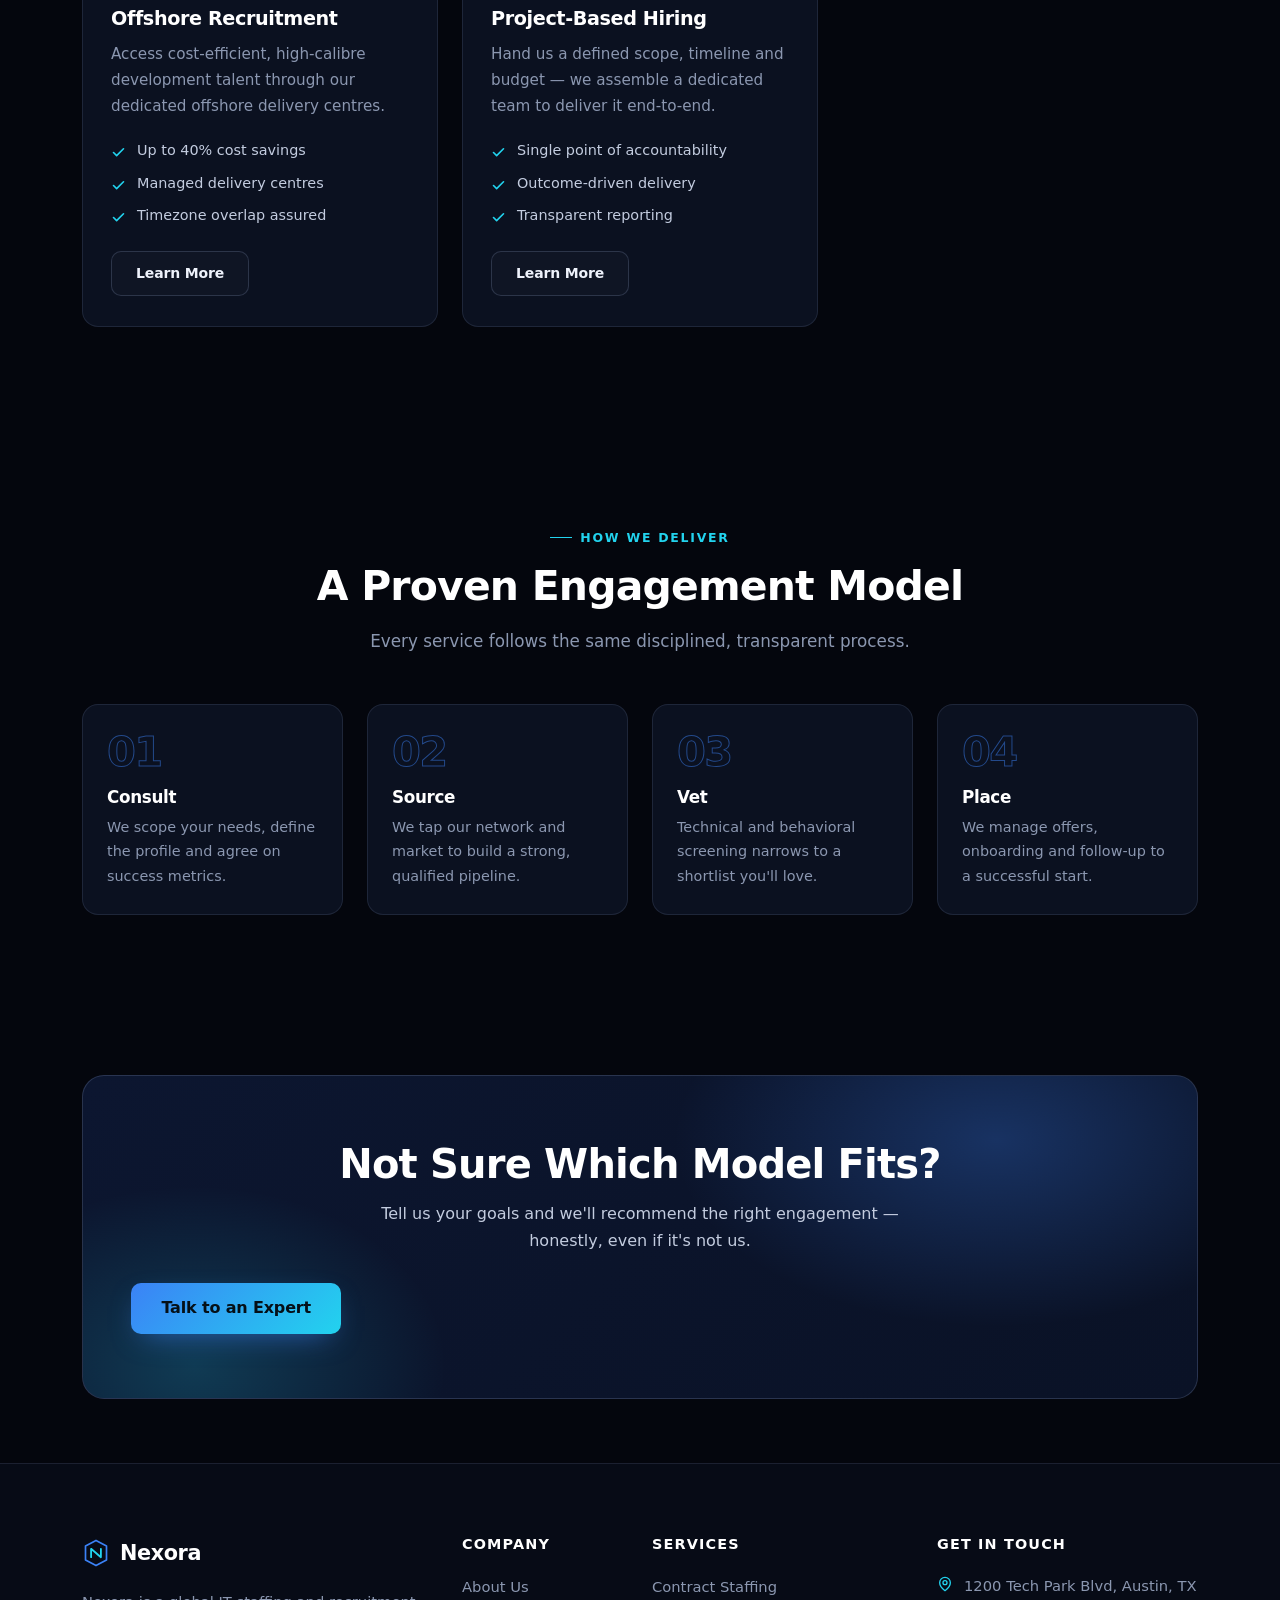
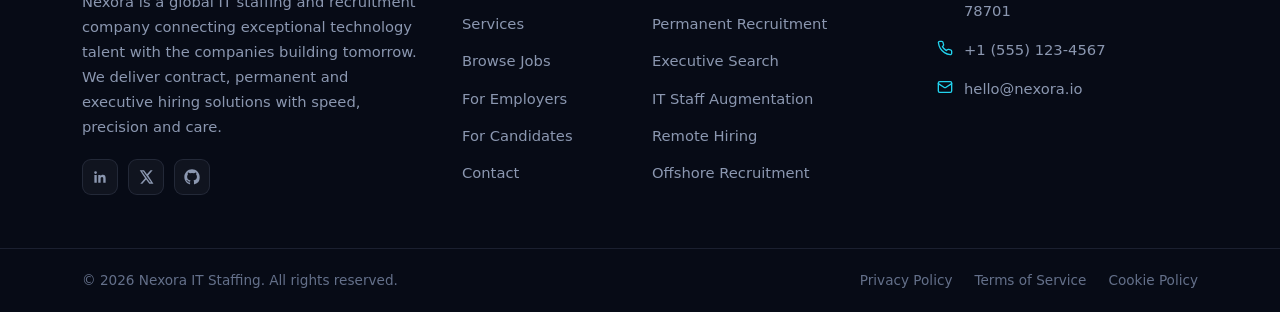
<file: services.html>
<!DOCTYPE html>
<html lang="en">
<head>
  <meta charset="UTF-8">
  <meta name="viewport" content="width=device-width, initial-scale=1.0">
  <title>Services — Nexora IT Staffing &amp; Recruitment</title>
  <meta name="description" content="Explore Nexora's IT staffing services — contract staffing, permanent recruitment, executive search, staff augmentation, remote and offshore hiring.">
  <link rel="stylesheet" href="assets/bootstrap/css/bootstrap.min.css">
  <link rel="stylesheet" href="css/style.css">
</head>
<body>

  <div id="header"></div>
  <div id="navbar"></div>

  <!-- ========================= PAGE HERO ========================= -->
  <section class="page-hero">
    <div class="container">
      <nav aria-label="breadcrumb">
        <ol class="breadcrumb">
          <li class="breadcrumb-item"><a href="index.html">Home</a></li>
          <li class="breadcrumb-item active" aria-current="page">Services</li>
        </ol>
      </nav>
      <h1 class="mt-3">Hiring Solutions for <span class="text-grad">Every Scenario</span></h1>
      <p class="lead">From a single contractor to an entire offshore team, choose the engagement model that fits your goals, timeline and budget.</p>
    </div>
  </section>

  <!-- ========================= SERVICES GRID ========================= -->
  <section class="section">
    <div class="container">
      <div class="row g-4">

        <div class="col-md-6 col-lg-4">
          <div class="card-service reveal">
            <div class="icon-badge"><svg viewBox="0 0 24 24" width="26" height="26" fill="none" stroke="currentColor" stroke-width="2" stroke-linecap="round" stroke-linejoin="round"><path d="M14 2H6a2 2 0 0 0-2 2v16a2 2 0 0 0 2 2h12a2 2 0 0 0 2-2V8z"/><path d="M14 2v6h6"/><path d="M16 13H8"/><path d="M16 17H8"/></svg></div>
            <h3>IT Staffing</h3>
            <p>End-to-end recruitment across the full technology spectrum — development, infrastructure, data, security and leadership.</p>
            <ul class="benefit-list">
              <li>Dedicated account manager</li>
              <li>Technical screening included</li>
              <li>Scalable to any volume</li>
            </ul>
            <a href="contact.html" class="btn btn-outline-light btn-sm mt-3">Learn More</a>
          </div>
        </div>

        <div class="col-md-6 col-lg-4">
          <div class="card-service reveal" data-delay="1">
            <div class="icon-badge"><svg viewBox="0 0 24 24" width="26" height="26" fill="none" stroke="currentColor" stroke-width="2" stroke-linecap="round" stroke-linejoin="round"><path d="M17 21v-2a4 4 0 0 0-4-4H5a4 4 0 0 0-4 4v2"/><circle cx="9" cy="7" r="4"/><path d="M23 21v-2a4 4 0 0 0-3-3.87"/><path d="M16 3.13a4 4 0 0 1 0 7.75"/></svg></div>
            <h3>Contract Staffing</h3>
            <p>Bring in pre-vetted contractors for fixed-term projects, peak loads or specialized one-off initiatives.</p>
            <ul class="benefit-list">
              <li>Rapid ramp-up in days</li>
              <li>Flexible contract lengths</li>
              <li>Payroll &amp; compliance handled</li>
            </ul>
            <a href="contact.html" class="btn btn-outline-light btn-sm mt-3">Learn More</a>
          </div>
        </div>

        <div class="col-md-6 col-lg-4">
          <div class="card-service reveal" data-delay="2">
            <div class="icon-badge"><svg viewBox="0 0 24 24" width="26" height="26" fill="none" stroke="currentColor" stroke-width="2" stroke-linecap="round" stroke-linejoin="round"><circle cx="12" cy="8" r="6"/><path d="M15.5 13 17 22l-5-3-5 3 1.5-9"/></svg></div>
            <h3>Permanent Recruitment</h3>
            <p>Find full-time engineers, architects and managers who align with your culture and stay for the long term.</p>
            <ul class="benefit-list">
              <li>Culture-fit assessment</li>
              <li>Replacement guarantee</li>
              <li>Passive candidate access</li>
            </ul>
            <a href="contact.html" class="btn btn-outline-light btn-sm mt-3">Learn More</a>
          </div>
        </div>

        <div class="col-md-6 col-lg-4">
          <div class="card-service reveal">
            <div class="icon-badge"><svg viewBox="0 0 24 24" width="26" height="26" fill="none" stroke="currentColor" stroke-width="2" stroke-linecap="round" stroke-linejoin="round"><path d="m12 2 3 3 4-1-1 4 3 3-3 3 1 4-4-1-3 3-3-3-4 1 1-4-3-3 3-3-1-4 4 1z"/></svg></div>
            <h3>Executive Search</h3>
            <p>Confidential, board-level search for CTOs, VPs of Engineering and other senior technology leadership.</p>
            <ul class="benefit-list">
              <li>Discreet &amp; strategic</li>
              <li>Executive market mapping</li>
              <li>Long-term succession focus</li>
            </ul>
            <a href="contact.html" class="btn btn-outline-light btn-sm mt-3">Learn More</a>
          </div>
        </div>

        <div class="col-md-6 col-lg-4">
          <div class="card-service reveal" data-delay="1">
            <div class="icon-badge"><svg viewBox="0 0 24 24" width="26" height="26" fill="none" stroke="currentColor" stroke-width="2" stroke-linecap="round" stroke-linejoin="round"><path d="M17 21v-2a4 4 0 0 0-4-4H5a4 4 0 0 0-4 4v2"/><circle cx="9" cy="7" r="4"/><path d="M23 21v-2a4 4 0 0 0-3-3.87"/><path d="M16 3.13a4 4 0 0 1 0 7.75"/></svg></div>
            <h3>IT Staff Augmentation</h3>
            <p>Extend your in-house team with specialized engineers who work directly under your management and tools.</p>
            <ul class="benefit-list">
              <li>Keep full project control</li>
              <li>Scale up or down freely</li>
              <li>Blend with existing teams</li>
            </ul>
            <a href="contact.html" class="btn btn-outline-light btn-sm mt-3">Learn More</a>
          </div>
        </div>

        <div class="col-md-6 col-lg-4">
          <div class="card-service reveal" data-delay="2">
            <div class="icon-badge"><svg viewBox="0 0 24 24" width="26" height="26" fill="none" stroke="currentColor" stroke-width="2" stroke-linecap="round" stroke-linejoin="round"><path d="M12 2a7 7 0 0 0-7 7c0 2.4 1.2 4.5 3 5.7V17h8v-2.3c1.8-1.2 3-3.3 3-5.7a7 7 0 0 0-7-7z"/><circle cx="12" cy="21" r="1"/></svg></div>
            <h3>Remote Hiring</h3>
            <p>Build a distributed, fully-remote team sourced from the best talent pools across your required timezones.</p>
            <ul class="benefit-list">
              <li>Timezone-matched talent</li>
              <li>Remote-ready vetting</li>
              <li>Global compliance support</li>
            </ul>
            <a href="contact.html" class="btn btn-outline-light btn-sm mt-3">Learn More</a>
          </div>
        </div>

        <div class="col-md-6 col-lg-4">
          <div class="card-service reveal">
            <div class="icon-badge"><svg viewBox="0 0 24 24" width="26" height="26" fill="none" stroke="currentColor" stroke-width="2" stroke-linecap="round" stroke-linejoin="round"><path d="M12 2a3 3 0 0 0-3 3v4H5a3 3 0 0 0-3 3v7a3 3 0 0 0 3 3h14a3 3 0 0 0 3-3v-7a3 3 0 0 0-3-3h-4V5a3 3 0 0 0-3-3z"/></svg></div>
            <h3>Offshore Recruitment</h3>
            <p>Access cost-efficient, high-calibre development talent through our dedicated offshore delivery centres.</p>
            <ul class="benefit-list">
              <li>Up to 40% cost savings</li>
              <li>Managed delivery centres</li>
              <li>Timezone overlap assured</li>
            </ul>
            <a href="contact.html" class="btn btn-outline-light btn-sm mt-3">Learn More</a>
          </div>
        </div>

        <div class="col-md-6 col-lg-4">
          <div class="card-service reveal" data-delay="1">
            <div class="icon-badge"><svg viewBox="0 0 24 24" width="26" height="26" fill="none" stroke="currentColor" stroke-width="2" stroke-linecap="round" stroke-linejoin="round"><path d="M9 18V5l12-2v13"/><circle cx="6" cy="18" r="3"/><circle cx="18" cy="16" r="3"/></svg></div>
            <h3>Project-Based Hiring</h3>
            <p>Hand us a defined scope, timeline and budget — we assemble a dedicated team to deliver it end-to-end.</p>
            <ul class="benefit-list">
              <li>Single point of accountability</li>
              <li>Outcome-driven delivery</li>
              <li>Transparent reporting</li>
            </ul>
            <a href="contact.html" class="btn btn-outline-light btn-sm mt-3">Learn More</a>
          </div>
        </div>

      </div>
    </div>
  </section>

  <!-- ========================= PROCESS ========================= -->
  <section class="section">
    <div class="container">
      <div class="text-center mb-5">
        <span class="eyebrow">How We Deliver</span>
        <h2 class="section-title">A Proven Engagement Model</h2>
        <p class="section-lead center">Every service follows the same disciplined, transparent process.</p>
      </div>
      <div class="row g-4">
        <div class="col-md-6 col-lg">
          <div class="process-step reveal"><span class="process-num">01</span><h4>Consult</h4><p>We scope your needs, define the profile and agree on success metrics.</p></div>
        </div>
        <div class="col-md-6 col-lg">
          <div class="process-step reveal" data-delay="1"><span class="process-num">02</span><h4>Source</h4><p>We tap our network and market to build a strong, qualified pipeline.</p></div>
        </div>
        <div class="col-md-6 col-lg">
          <div class="process-step reveal" data-delay="2"><span class="process-num">03</span><h4>Vet</h4><p>Technical and behavioral screening narrows to a shortlist you'll love.</p></div>
        </div>
        <div class="col-md-6 col-lg">
          <div class="process-step reveal" data-delay="3"><span class="process-num">04</span><h4>Place</h4><p>We manage offers, onboarding and follow-up to a successful start.</p></div>
        </div>
      </div>
    </div>
  </section>

  <!-- ========================= CTA ========================= -->
  <section class="section-sm">
    <div class="container">
      <div class="cta-panel text-center">
        <h2>Not Sure Which Model Fits?</h2>
        <p class="mx-auto">Tell us your goals and we'll recommend the right engagement — honestly, even if it's not us.</p>
        <div class="cta-actions">
          <a href="contact.html" class="btn btn-primary btn-lg btn-glow">Talk to an Expert</a>
        </div>
      </div>
    </div>
  </section>

  <div id="footer"></div>

  <script src="assets/jquery/jquery.min.js"></script>
  <script src="assets/bootstrap/js/bootstrap.bundle.min.js"></script>
  <script src="js/components.js"></script>
  <script src="js/app.js"></script>
</body>
</html>
</file>
<file: css/style.css>
/* ==========================================================================
   Nexora — Premium IT Staffing & Recruitment
   Theme: Futuristic · Dark Technology · SaaS-inspired
   ========================================================================== */

/* --------------------------------------------------------------------------
   1. Design tokens
   -------------------------------------------------------------------------- */
:root {
  /* Backgrounds */
  --bg-0: #04060d;            /* deepest / page base */
  --bg-1: #070b16;            /* deep navy */
  --bg-2: #0b1120;            /* section surface */
  --bg-3: #111930;            /* raised surface / cards */
  --bg-4: #16203a;            /* hover surface */

  /* Accents */
  --blue: #3b82f6;            /* electric blue */
  --blue-strong: #2563eb;
  --cyan: #22d3ee;            /* cyan accent */
  --cyan-dim: #0e7490;

  /* Text */
  --text: #eef2fb;
  --text-soft: #c3ccdf;
  --muted: #8b97b0;
  --muted-2: #64708a;

  /* Lines & effects */
  --border: rgba(148, 163, 204, 0.14);
  --border-strong: rgba(148, 163, 204, 0.22);
  --glow-blue: 0 0 0 1px rgba(59, 130, 246, 0.35), 0 18px 50px -12px rgba(59, 130, 246, 0.55);
  --glow-cyan: 0 0 22px -4px rgba(34, 211, 238, 0.45);

  /* Shape */
  --radius: 16px;
  --radius-lg: 22px;
  --radius-sm: 10px;

  /* Motion */
  --ease: cubic-bezier(0.22, 1, 0.36, 1);

  /* Gradient (subtle) */
  --grad-accent: linear-gradient(135deg, var(--blue) 0%, var(--cyan) 100%);
  --grad-text: linear-gradient(120deg, #ffffff 0%, #b9c8ff 55%, #7ce7ff 100%);
}

/* --------------------------------------------------------------------------
   2. Base
   -------------------------------------------------------------------------- */
* { -webkit-font-smoothing: antialiased; -moz-osx-font-smoothing: grayscale; }

html { scroll-behavior: smooth; scroll-padding-top: 96px; }

body {
  font-family: "Inter", "Segoe UI", system-ui, -apple-system, "Helvetica Neue", Arial, sans-serif;
  background-color: var(--bg-0);
  color: var(--text);
  line-height: 1.7;
  overflow-x: hidden;
}

::selection { background: rgba(59, 130, 246, 0.35); color: #fff; }

h1, h2, h3, h4, h5, h6 {
  font-weight: 700;
  color: #fff;
  letter-spacing: -0.02em;
  line-height: 1.2;
}

a { color: var(--cyan); text-decoration: none; transition: color 0.25s var(--ease); }
a:hover { color: #fff; }

img { max-width: 100%; }

.section { padding: 96px 0; position: relative; }
.section-sm { padding: 64px 0; }

.container { position: relative; z-index: 2; }

/* Reveal-on-scroll */
.reveal {
  opacity: 0;
  transform: translateY(28px);
  transition: opacity 0.7s var(--ease), transform 0.7s var(--ease);
}
.reveal.is-visible { opacity: 1; transform: none; }
.reveal[data-delay="1"] { transition-delay: 0.08s; }
.reveal[data-delay="2"] { transition-delay: 0.16s; }
.reveal[data-delay="3"] { transition-delay: 0.24s; }
.reveal[data-delay="4"] { transition-delay: 0.32s; }
.reveal[data-delay="5"] { transition-delay: 0.40s; }

/* --------------------------------------------------------------------------
   3. Top contact bar
   -------------------------------------------------------------------------- */
.topbar {
  background: var(--bg-0);
  border-bottom: 1px solid var(--border);
  padding: 9px 0;
  font-size: 0.82rem;
}
.topbar-link {
  color: var(--muted);
  display: inline-flex;
  align-items: center;
  gap: 7px;
  transition: color 0.2s var(--ease);
}
.topbar-link:hover { color: var(--cyan); }
.tb-icon { color: var(--cyan); flex: none; }
.topbar-label { color: var(--muted-2); font-size: 0.78rem; }
.topbar-social {
  color: var(--muted);
  display: inline-flex;
  transition: color 0.2s var(--ease), transform 0.2s var(--ease);
}
.topbar-social:hover { color: var(--cyan); transform: translateY(-2px); }

/* --------------------------------------------------------------------------
   4. Navbar
   -------------------------------------------------------------------------- */
.main-nav {
  background: rgba(7, 11, 22, 0.72);
  backdrop-filter: blur(14px);
  -webkit-backdrop-filter: blur(14px);
  border-bottom: 1px solid transparent;
  padding: 14px 0;
  transition: background 0.35s var(--ease), border-color 0.35s var(--ease), padding 0.35s var(--ease), box-shadow 0.35s var(--ease);
}
.main-nav.is-scrolled {
  background: rgba(5, 8, 16, 0.92);
  border-bottom-color: var(--border);
  padding: 9px 0;
  box-shadow: 0 10px 40px -18px rgba(0, 0, 0, 0.85);
}

.navbar-brand { display: inline-flex; align-items: center; gap: 10px; }
.brand-mark { display: inline-flex; }
.brand-text {
  font-size: 1.3rem;
  font-weight: 800;
  letter-spacing: -0.02em;
  color: #fff;
}
.brand-text::after { content: ""; }

.main-nav .nav-link {
  color: var(--text-soft);
  font-size: 0.93rem;
  font-weight: 500;
  padding: 0.5rem 1rem !important;
  position: relative;
  transition: color 0.2s var(--ease);
}
.main-nav .nav-link::after {
  content: "";
  position: absolute;
  left: 1rem; right: 1rem; bottom: 0.15rem;
  height: 2px;
  background: var(--grad-accent);
  border-radius: 2px;
  transform: scaleX(0);
  transform-origin: left;
  transition: transform 0.3s var(--ease);
}
.main-nav .nav-link:hover { color: #fff; }
.main-nav .nav-link:hover::after,
.main-nav .nav-link.active::after { transform: scaleX(1); }
.main-nav .nav-link.active { color: #fff; }

.nav-cta { margin-left: 14px; }

/* Custom hamburger */
.navbar-toggler { border: 0; padding: 8px 4px; box-shadow: none !important; }
.navbar-toggler:focus { box-shadow: none; }
.toggler-line {
  display: block;
  width: 24px; height: 2px;
  background: #fff;
  margin: 5px 0;
  border-radius: 2px;
  transition: transform 0.3s var(--ease), opacity 0.3s var(--ease);
}
.navbar-toggler[aria-expanded="true"] .toggler-line:nth-child(1) { transform: translateY(7px) rotate(45deg); }
.navbar-toggler[aria-expanded="true"] .toggler-line:nth-child(2) { opacity: 0; }
.navbar-toggler[aria-expanded="true"] .toggler-line:nth-child(3) { transform: translateY(-7px) rotate(-45deg); }

/* --------------------------------------------------------------------------
   5. Buttons
   -------------------------------------------------------------------------- */
.btn { font-weight: 600; border-radius: 10px; letter-spacing: -0.01em; transition: transform 0.2s var(--ease), box-shadow 0.25s var(--ease), background 0.25s var(--ease), border-color 0.25s var(--ease); }

.btn-primary {
  background: var(--grad-accent);
  border: none;
  color: #051018;
  padding: 0.68rem 1.5rem;
}
.btn-primary:hover, .btn-primary:focus {
  background: linear-gradient(135deg, #4f95ff 0%, #43e0fb 100%);
  color: #051018;
  transform: translateY(-2px);
  box-shadow: 0 14px 34px -12px rgba(59, 130, 246, 0.7);
}

.btn-glow { box-shadow: 0 10px 30px -12px rgba(59, 130, 246, 0.7); }

.btn-outline-light {
  border: 1px solid var(--border-strong);
  color: var(--text);
  padding: 0.68rem 1.5rem;
  background: rgba(255, 255, 255, 0.02);
}
.btn-outline-light:hover {
  background: rgba(255, 255, 255, 0.06);
  color: #fff;
  border-color: rgba(255, 255, 255, 0.4);
  transform: translateY(-2px);
}

.btn-lg { padding: 0.85rem 1.9rem; font-size: 1rem; }
.btn-block { width: 100%; }

.link-arrow {
  color: var(--cyan);
  font-weight: 600;
  font-size: 0.92rem;
  display: inline-flex;
  align-items: center;
  gap: 6px;
}
.link-arrow svg { transition: transform 0.25s var(--ease); }
.link-arrow:hover { color: #fff; }
.link-arrow:hover svg { transform: translateX(4px); }

/* --------------------------------------------------------------------------
   6. Section headers
   -------------------------------------------------------------------------- */
.eyebrow {
  display: inline-flex;
  align-items: center;
  gap: 8px;
  color: var(--cyan);
  font-size: 0.78rem;
  font-weight: 700;
  letter-spacing: 0.14em;
  text-transform: uppercase;
  margin-bottom: 14px;
}
.eyebrow::before {
  content: "";
  width: 22px; height: 1px;
  background: var(--cyan);
}
.section-title {
  font-size: clamp(1.75rem, 3.2vw, 2.6rem);
  margin-bottom: 16px;
}
.section-lead {
  color: var(--muted);
  font-size: 1.05rem;
  max-width: 640px;
}
.section-lead.center { margin-left: auto; margin-right: auto; }
.text-grad { background: var(--grad-text); -webkit-background-clip: text; background-clip: text; -webkit-text-fill-color: transparent; }

/* --------------------------------------------------------------------------
   7. Hero (home)
   -------------------------------------------------------------------------- */
.hero {
  position: relative;
  padding: 120px 0 110px;
  overflow: hidden;
}
.hero::before {
  content: "";
  position: absolute; inset: 0;
  background:
    radial-gradient(720px 480px at 78% 22%, rgba(37, 99, 235, 0.22), transparent 62%),
    radial-gradient(560px 420px at 12% 82%, rgba(34, 211, 238, 0.14), transparent 60%),
    var(--bg-1);
}
.hero-grid {
  position: absolute; inset: 0;
  background-image:
    linear-gradient(rgba(148, 163, 204, 0.05) 1px, transparent 1px),
    linear-gradient(90deg, rgba(148, 163, 204, 0.05) 1px, transparent 1px);
  background-size: 54px 54px;
  -webkit-mask-image: radial-gradient(ellipse 80% 70% at 50% 40%, #000 30%, transparent 72%);
  mask-image: radial-gradient(ellipse 80% 70% at 50% 40%, #000 30%, transparent 72%);
}

.hero-badge {
  display: inline-flex;
  align-items: center;
  gap: 9px;
  padding: 7px 15px;
  border: 1px solid var(--border-strong);
  border-radius: 100px;
  background: rgba(255, 255, 255, 0.03);
  color: var(--text-soft);
  font-size: 0.82rem;
  margin-bottom: 26px;
}
.hero-badge .dot {
  width: 8px; height: 8px; border-radius: 50%;
  background: var(--cyan);
  box-shadow: 0 0 12px var(--cyan);
}

.hero h1 {
  font-size: clamp(2.4rem, 5vw, 3.9rem);
  line-height: 1.08;
  margin-bottom: 22px;
  letter-spacing: -0.03em;
}
.hero .lead {
  color: var(--muted);
  font-size: 1.13rem;
  max-width: 540px;
  margin-bottom: 34px;
}
.hero-actions { display: flex; flex-wrap: wrap; gap: 14px; }

.hero-meta {
  display: flex;
  flex-wrap: wrap;
  gap: 28px;
  margin-top: 40px;
  padding-top: 28px;
  border-top: 1px solid var(--border);
}
.hero-meta-item { display: flex; align-items: center; gap: 10px; color: var(--muted); font-size: 0.88rem; }
.hero-meta-item svg { color: var(--cyan); flex: none; }

/* Hero visual */
.hero-visual { position: relative; height: 100%; min-height: 460px; }
.hero-orb {
  position: absolute;
  border-radius: 50%;
  filter: blur(2px);
}
.hero-orb.a {
  width: 340px; height: 340px; top: 6%; right: 4%;
  background: radial-gradient(circle at 35% 30%, rgba(59, 130, 246, 0.5), rgba(59, 130, 246, 0.05) 70%);
  animation: float 9s ease-in-out infinite;
}
.hero-orb.b {
  width: 200px; height: 200px; bottom: 12%; left: 4%;
  background: radial-gradient(circle at 40% 40%, rgba(34, 211, 238, 0.4), rgba(34, 211, 238, 0.04) 70%);
  animation: float 11s ease-in-out infinite reverse;
}
.hero-ring {
  position: absolute;
  top: 16%; right: 16%;
  width: 220px; height: 220px;
  border: 1px solid rgba(59, 130, 246, 0.28);
  border-radius: 50%;
  animation: spin 24s linear infinite;
}
.hero-ring::before, .hero-ring::after {
  content: ""; position: absolute; border-radius: 50%;
  border: 1px solid rgba(34, 211, 238, 0.25);
}
.hero-ring::before { inset: 26px; }
.hero-ring::after { inset: 52px; }

/* Glass cards on hero */
.glass-card {
  position: absolute;
  background: rgba(17, 25, 48, 0.6);
  border: 1px solid var(--border-strong);
  border-radius: var(--radius);
  backdrop-filter: blur(12px);
  -webkit-backdrop-filter: blur(12px);
  padding: 16px 18px;
  box-shadow: 0 24px 60px -30px rgba(0, 0, 0, 0.9);
  animation: float 8s ease-in-out infinite;
}
.glass-card.gc-1 { top: 16%; left: 2%; width: 210px; }
.glass-card.gc-2 { bottom: 20%; right: 2%; width: 230px; animation-delay: -3s; }
.glass-card.gc-3 { bottom: 4%; left: 24%; width: 190px; animation-delay: -5.5s; }
.gc-icon {
  width: 38px; height: 38px; border-radius: 10px;
  display: flex; align-items: center; justify-content: center;
  background: rgba(59, 130, 246, 0.16);
  color: var(--cyan);
  margin-bottom: 10px;
}
.glass-card h6 { font-size: 0.95rem; margin-bottom: 2px; }
.glass-card p { font-size: 0.8rem; color: var(--muted); margin: 0; }
.gc-stat { font-size: 1.35rem; font-weight: 800; color: #fff; }

@keyframes float { 0%, 100% { transform: translateY(0); } 50% { transform: translateY(-16px); } }
@keyframes spin { to { transform: rotate(360deg); } }

/* --------------------------------------------------------------------------
   8. Trusted-by strip
   -------------------------------------------------------------------------- */
.trusted {
  padding: 42px 0;
  border-top: 1px solid var(--border);
  border-bottom: 1px solid var(--border);
  background: var(--bg-1);
}
.trusted-label { color: var(--muted-2); font-size: 0.82rem; letter-spacing: 0.1em; text-transform: uppercase; text-align: center; margin-bottom: 22px; }
.trusted-logos {
  display: flex;
  flex-wrap: wrap;
  justify-content: center;
  align-items: center;
  gap: 30px 46px;
}
.trusted-logo {
  color: var(--muted);
  font-weight: 700;
  font-size: 1.05rem;
  letter-spacing: 0.02em;
  opacity: 0.6;
  filter: grayscale(1);
  transition: opacity 0.3s var(--ease), color 0.3s var(--ease), filter 0.3s var(--ease);
}
.trusted-logo:hover { opacity: 1; color: #fff; filter: grayscale(0); }

/* --------------------------------------------------------------------------
   9. Statistics
   -------------------------------------------------------------------------- */
.stats-row { display: flex; flex-wrap: wrap; gap: 24px; }
.stat-card {
  flex: 1 1 200px;
  background: var(--bg-3);
  border: 1px solid var(--border);
  border-radius: var(--radius);
  padding: 30px 26px;
  position: relative;
  overflow: hidden;
  transition: transform 0.3s var(--ease), border-color 0.3s var(--ease), box-shadow 0.3s var(--ease);
}
.stat-card:hover { transform: translateY(-6px); border-color: var(--border-strong); box-shadow: 0 22px 50px -28px rgba(0,0,0,0.9); }
.stat-card::after {
  content: "";
  position: absolute; top: 0; left: 0; right: 0; height: 3px;
  background: var(--grad-accent);
  transform: scaleX(0);
  transform-origin: left;
  transition: transform 0.4s var(--ease);
}
.stat-card:hover::after { transform: scaleX(1); }
.stat-value {
  font-size: 2.5rem;
  font-weight: 800;
  letter-spacing: -0.03em;
  background: var(--grad-text);
  -webkit-background-clip: text; background-clip: text; -webkit-text-fill-color: transparent;
}
.stat-label { color: var(--muted); font-size: 0.92rem; margin: 4px 0 0; }

/* --------------------------------------------------------------------------
   10. Cards (services / features / jobs)
   -------------------------------------------------------------------------- */
.card-service, .card-feature, .card-job {
  background: var(--bg-2);
  border: 1px solid var(--border);
  border-radius: var(--radius);
  padding: 30px 28px;
  height: 100%;
  position: relative;
  overflow: hidden;
  transition: transform 0.32s var(--ease), border-color 0.32s var(--ease), box-shadow 0.32s var(--ease), background 0.32s var(--ease);
}
.card-service::before, .card-feature::before, .card-job::before {
  content: "";
  position: absolute; inset: 0;
  background: radial-gradient(420px 240px at 50% -20%, rgba(59, 130, 246, 0.14), transparent 65%);
  opacity: 0;
  transition: opacity 0.4s var(--ease);
}
.card-service:hover, .card-feature:hover, .card-job:hover {
  transform: translateY(-8px);
  border-color: rgba(59, 130, 246, 0.4);
  background: var(--bg-3);
  box-shadow: 0 30px 60px -32px rgba(0, 0, 0, 0.9), var(--glow-blue);
}
.card-service:hover::before, .card-feature:hover::before, .card-job:hover::before { opacity: 1; }
.card-service > *, .card-feature > *, .card-job > * { position: relative; z-index: 1; }

.icon-badge {
  width: 54px; height: 54px; border-radius: 14px;
  display: flex; align-items: center; justify-content: center;
  background: rgba(59, 130, 246, 0.13);
  color: var(--cyan);
  margin-bottom: 20px;
  transition: background 0.3s var(--ease), transform 0.3s var(--ease), box-shadow 0.3s var(--ease);
}
.card-service:hover .icon-badge, .card-feature:hover .icon-badge {
  background: var(--grad-accent);
  color: #051018;
  transform: scale(1.04);
  box-shadow: 0 10px 26px -10px rgba(59, 130, 246, 0.8);
}

.card-service h3, .card-feature h3 { font-size: 1.2rem; margin-bottom: 12px; }
.card-service p, .card-feature p { color: var(--muted); font-size: 0.95rem; margin-bottom: 0; }

.benefit-list { list-style: none; padding: 0; margin: 18px 0 0; }
.benefit-list li {
  position: relative;
  padding-left: 26px;
  color: var(--text-soft);
  font-size: 0.9rem;
  margin-bottom: 8px;
}
.benefit-list li::before {
  content: "";
  position: absolute; left: 0; top: 7px;
  width: 15px; height: 15px;
  background: url("data:image/svg+xml,%3Csvg xmlns='http://www.w3.org/2000/svg' viewBox='0 0 24 24' fill='none' stroke='%2322d3ee' stroke-width='2.6' stroke-linecap='round' stroke-linejoin='round'%3E%3Cpath d='M20 6 9 17l-5-5'/%3E%3C/svg%3E") no-repeat center / contain;
}

/* Job card specifics */
.card-job .job-top { display: flex; justify-content: space-between; align-items: flex-start; gap: 12px; margin-bottom: 14px; }
.card-job .job-title { font-size: 1.16rem; margin-bottom: 2px; }
.card-job .job-company { color: var(--cyan); font-size: 0.88rem; font-weight: 600; }
.job-type-badge {
  flex: none;
  font-size: 0.72rem; font-weight: 700;
  padding: 5px 11px; border-radius: 100px;
  background: rgba(34, 211, 238, 0.12);
  color: var(--cyan);
  border: 1px solid rgba(34, 211, 238, 0.25);
  white-space: nowrap;
}
.job-meta { display: flex; flex-wrap: wrap; gap: 16px; margin: 16px 0; }
.job-meta span { display: inline-flex; align-items: center; gap: 6px; color: var(--muted); font-size: 0.85rem; }
.job-meta svg { color: var(--muted-2); }
.job-skills { display: flex; flex-wrap: wrap; gap: 8px; margin: 0 0 20px; }
.skill-tag {
  font-size: 0.76rem; font-weight: 600;
  padding: 4px 11px; border-radius: 6px;
  background: rgba(59, 130, 246, 0.1);
  color: var(--text-soft);
  border: 1px solid rgba(59, 130, 246, 0.18);
}
.card-job .card-foot { display: flex; justify-content: space-between; align-items: center; gap: 12px; }
.job-salary { font-weight: 700; color: #fff; font-size: 0.98rem; }

/* --------------------------------------------------------------------------
   11. Process
   -------------------------------------------------------------------------- */
.process-step {
  position: relative;
  padding: 26px 24px;
  border: 1px solid var(--border);
  border-radius: var(--radius);
  background: var(--bg-2);
  height: 100%;
  transition: transform 0.3s var(--ease), border-color 0.3s var(--ease);
}
.process-step:hover { transform: translateY(-6px); border-color: rgba(59, 130, 246, 0.4); }
.process-num {
  font-size: 2.6rem; font-weight: 800; letter-spacing: -0.04em;
  color: transparent;
  -webkit-text-stroke: 1px rgba(59, 130, 246, 0.5);
  line-height: 1;
  margin-bottom: 14px;
  display: inline-block;
}
.process-step h4 { font-size: 1.05rem; margin-bottom: 8px; }
.process-step p { color: var(--muted); font-size: 0.9rem; margin: 0; }
.process-arrow {
  position: absolute; right: -24px; top: 50%; transform: translateY(-50%);
  color: var(--cyan); opacity: 0.5; z-index: 2;
}
.process-arrow.d-none { display: none; }

/* --------------------------------------------------------------------------
   12. Technology expertise
   -------------------------------------------------------------------------- */
.tech-pill {
  display: inline-flex; align-items: center; gap: 9px;
  padding: 11px 18px;
  border: 1px solid var(--border);
  border-radius: 100px;
  background: var(--bg-2);
  color: var(--text-soft);
  font-weight: 600; font-size: 0.9rem;
  transition: transform 0.25s var(--ease), border-color 0.25s var(--ease), box-shadow 0.25s var(--ease);
}
.tech-pill:hover {
  transform: translateY(-3px);
  border-color: rgba(59, 130, 246, 0.45);
  color: #fff;
  box-shadow: var(--glow-blue);
}
.tech-pill .dot { width: 8px; height: 8px; border-radius: 50%; background: var(--grad-accent); flex: none; }

/* --------------------------------------------------------------------------
   13. Testimonials
   -------------------------------------------------------------------------- */
.card-testimonial {
  background: var(--bg-2);
  border: 1px solid var(--border);
  border-radius: var(--radius);
  padding: 30px 28px;
  height: 100%;
  position: relative;
  transition: transform 0.3s var(--ease), border-color 0.3s var(--ease);
}
.card-testimonial:hover { transform: translateY(-6px); border-color: var(--border-strong); }
.card-testimonial .quote-mark { color: var(--cyan); opacity: 0.5; font-size: 2.4rem; line-height: 1; }
.card-testimonial blockquote { color: var(--text-soft); font-size: 0.98rem; margin: 10px 0 22px; }
.testimonial-person { display: flex; align-items: center; gap: 13px; }
.testimonial-avatar {
  width: 46px; height: 46px; border-radius: 50%;
  display: flex; align-items: center; justify-content: center;
  font-weight: 700; color: #051018;
  background: var(--grad-accent);
  font-size: 0.95rem;
  flex: none;
}
.testimonial-person .name { font-weight: 700; color: #fff; font-size: 0.95rem; }
.testimonial-person .role { color: var(--muted); font-size: 0.82rem; }
.testimonial-stars { color: #facc15; letter-spacing: 2px; font-size: 0.9rem; margin-bottom: 10px; }

/* --------------------------------------------------------------------------
   14. CTA
   -------------------------------------------------------------------------- */
.cta-panel {
  position: relative;
  border-radius: var(--radius-lg);
  padding: 64px 48px;
  overflow: hidden;
  background: linear-gradient(135deg, #0c1630 0%, #0a1226 100%);
  border: 1px solid var(--border-strong);
}
.cta-panel::before {
  content: "";
  position: absolute; inset: 0;
  background:
    radial-gradient(520px 300px at 82% 20%, rgba(59, 130, 246, 0.28), transparent 62%),
    radial-gradient(420px 300px at 10% 90%, rgba(34, 211, 238, 0.2), transparent 60%);
}
.cta-panel > * { position: relative; z-index: 1; }
.cta-panel h2 { font-size: clamp(1.7rem, 3.4vw, 2.5rem); margin-bottom: 12px; }
.cta-panel p { color: var(--text-soft); max-width: 560px; }
.cta-panel .cta-actions { display: flex; flex-wrap: wrap; gap: 14px; margin-top: 28px; justify-content: flex-start; }

/* --------------------------------------------------------------------------
   15. Inner page hero
   -------------------------------------------------------------------------- */
.page-hero {
  position: relative;
  padding: 92px 0 72px;
  overflow: hidden;
  background:
    radial-gradient(680px 420px at 80% 10%, rgba(37, 99, 235, 0.2), transparent 60%),
    radial-gradient(520px 380px at 8% 90%, rgba(34, 211, 238, 0.12), transparent 58%),
    var(--bg-1);
}
.page-hero::after {
  content: "";
  position: absolute; inset: 0;
  background-image:
    linear-gradient(rgba(148, 163, 204, 0.05) 1px, transparent 1px),
    linear-gradient(90deg, rgba(148, 163, 204, 0.05) 1px, transparent 1px);
  background-size: 54px 54px;
  -webkit-mask-image: radial-gradient(ellipse 70% 80% at 50% 30%, #000 30%, transparent 74%);
  mask-image: radial-gradient(ellipse 70% 80% at 50% 30%, #000 30%, transparent 74%);
}
.page-hero h1 { font-size: clamp(2rem, 4.4vw, 3.2rem); margin-bottom: 16px; }
.page-hero .lead { color: var(--muted); font-size: 1.1rem; max-width: 660px; margin: 0; }

/* Breadcrumb */
.breadcrumb { margin-bottom: 0; font-size: 0.88rem; }
.breadcrumb-item a { color: var(--muted); }
.breadcrumb-item a:hover { color: var(--cyan); }
.breadcrumb-item.active { color: var(--text-soft); }
.breadcrumb-item + .breadcrumb-item::before { color: var(--muted-2); }

/* --------------------------------------------------------------------------
   16. Forms
   -------------------------------------------------------------------------- */
.form-control, .form-select {
  background: rgba(255, 255, 255, 0.03);
  border: 1px solid var(--border-strong);
  color: var(--text);
  border-radius: 10px;
  padding: 0.7rem 1rem;
  font-size: 0.95rem;
  transition: border-color 0.25s var(--ease), box-shadow 0.25s var(--ease), background 0.25s var(--ease);
}
.form-control::placeholder { color: var(--muted-2); }
.form-control:focus, .form-select:focus {
  background: rgba(255, 255, 255, 0.05);
  border-color: var(--blue);
  box-shadow: 0 0 0 4px rgba(59, 130, 246, 0.16);
  color: #fff;
}
.form-select option { background: var(--bg-3); color: var(--text); }
.form-label { font-weight: 600; font-size: 0.88rem; color: var(--text-soft); margin-bottom: 7px; }
.form-text { color: var(--muted-2); }
.form-group { margin-bottom: 20px; }

.form-error { color: #fb7185; font-size: 0.8rem; margin-top: 6px; display: none; }
.is-invalid.form-control, .is-invalid.form-select { border-color: #fb7185; }
.is-invalid.form-control:focus { box-shadow: 0 0 0 4px rgba(251, 113, 133, 0.15); }

/* Filter bar (jobs page) */
.filter-bar {
  background: var(--bg-2);
  border: 1px solid var(--border);
  border-radius: var(--radius);
  padding: 24px;
}
.filter-bar .form-label { margin-bottom: 5px; font-size: 0.8rem; text-transform: uppercase; letter-spacing: 0.06em; color: var(--muted); }

/* --------------------------------------------------------------------------
   17. Misc UI
   -------------------------------------------------------------------------- */
.divider { height: 1px; background: var(--border); border: 0; margin: 0; }

.badge-soft {
  display: inline-flex; align-items: center; gap: 7px;
  padding: 7px 13px; border-radius: 100px;
  font-size: 0.78rem; font-weight: 600;
  background: rgba(34, 211, 238, 0.1);
  color: var(--cyan);
  border: 1px solid rgba(34, 211, 238, 0.22);
}

/* Two-column feature (split section) */
.split-media {
  position: relative;
  border-radius: var(--radius-lg);
  overflow: hidden;
  border: 1px solid var(--border-strong);
  background: var(--bg-2);
  min-height: 320px;
}
.split-media .grid-bg {
  position: absolute; inset: 0;
  background-image:
    linear-gradient(rgba(148, 163, 204, 0.08) 1px, transparent 1px),
    linear-gradient(90deg, rgba(148, 163, 204, 0.08) 1px, transparent 1px);
  background-size: 40px 40px;
}
.split-media .center-pill {
  position: absolute; top: 50%; left: 50%; transform: translate(-50%, -50%);
  text-align: center;
}

/* Value / feature list on inner pages */
.value-row { display: flex; gap: 20px; padding: 22px 0; border-bottom: 1px solid var(--border); }
.value-row:last-child { border-bottom: 0; }
.value-row .icon-badge { margin-bottom: 0; flex: none; }

/* Team card */
.card-team {
  background: var(--bg-2);
  border: 1px solid var(--border);
  border-radius: var(--radius);
  padding: 24px;
  text-align: center;
  height: 100%;
  transition: transform 0.3s var(--ease), border-color 0.3s var(--ease);
}
.card-team:hover { transform: translateY(-6px); border-color: var(--border-strong); }
.team-avatar {
  width: 92px; height: 92px; border-radius: 50%;
  margin: 0 auto 18px;
  display: flex; align-items: center; justify-content: center;
  font-weight: 800; font-size: 1.7rem; color: #051018;
  background: var(--grad-accent);
  box-shadow: 0 14px 30px -14px rgba(59, 130, 246, 0.7);
}
.card-team .name { font-weight: 700; color: #fff; font-size: 1.05rem; margin-bottom: 2px; }
.card-team .role { color: var(--cyan); font-size: 0.85rem; font-weight: 600; margin-bottom: 10px; }
.card-team p { color: var(--muted); font-size: 0.88rem; margin: 0; }

/* Office / contact cards */
.contact-item {
  display: flex; gap: 16px; align-items: flex-start;
  padding: 18px 0;
  border-bottom: 1px solid var(--border);
}
.contact-item:last-child { border-bottom: 0; }
.contact-item .icon-badge { margin: 0; width: 46px; height: 46px; }
.contact-item h6 { font-size: 0.98rem; margin-bottom: 3px; }
.contact-item p, .contact-item a { color: var(--muted); font-size: 0.92rem; margin: 0; }
.contact-item a:hover { color: var(--cyan); }

/* Map placeholder */
.map-placeholder {
  position: relative;
  border-radius: var(--radius);
  overflow: hidden;
  border: 1px solid var(--border-strong);
  background: var(--bg-2);
  min-height: 320px;
  display: flex; align-items: center; justify-content: center;
}
.map-placeholder .grid-bg {
  position: absolute; inset: 0;
  background-image:
    linear-gradient(rgba(148, 163, 204, 0.07) 1px, transparent 1px),
    linear-gradient(90deg, rgba(148, 163, 204, 0.07) 1px, transparent 1px);
  background-size: 40px 40px;
}
.map-pin {
  position: absolute; top: 44%; left: 48%;
  width: 20px; height: 20px; border-radius: 50%;
  background: var(--cyan);
  box-shadow: 0 0 0 8px rgba(34, 211, 238, 0.2), 0 0 30px rgba(34, 211, 238, 0.7);
}
.map-pin::after {
  content: "";
  position: absolute; bottom: -6px; left: 50%; transform: translateX(-50%);
  width: 26px; height: 26px;
  border: 2px solid var(--cyan);
  border-radius: 50%;
  animation: ping 2s var(--ease) infinite;
}
@keyframes ping { 0% { transform: translateX(-50%) scale(0.6); opacity: 1; } 100% { transform: translateX(-50%) scale(2.4); opacity: 0; } }

/* --------------------------------------------------------------------------
   18. Back to top
   -------------------------------------------------------------------------- */
.back-to-top {
  position: fixed; right: 22px; bottom: 22px;
  width: 46px; height: 46px;
  border-radius: 12px;
  background: var(--grad-accent);
  color: #051018;
  border: none;
  display: flex; align-items: center; justify-content: center;
  opacity: 0; visibility: hidden;
  transform: translateY(12px);
  transition: opacity 0.3s var(--ease), transform 0.3s var(--ease), visibility 0.3s;
  z-index: 1030;
  box-shadow: 0 14px 34px -12px rgba(59, 130, 246, 0.8);
}
.back-to-top.show { opacity: 1; visibility: visible; transform: translateY(0); }
.back-to-top:hover { color: #051018; transform: translateY(-3px); }

/* --------------------------------------------------------------------------
   19. Footer
   -------------------------------------------------------------------------- */
.site-footer { background: var(--bg-1); border-top: 1px solid var(--border); }
.footer-top { padding: 72px 0 52px; }
.footer-brand { display: inline-flex; align-items: center; gap: 10px; margin-bottom: 18px; }
.footer-about { color: var(--muted); font-size: 0.92rem; max-width: 340px; }
.footer-social { display: flex; gap: 10px; margin-top: 20px; }
.footer-social a {
  width: 36px; height: 36px; border-radius: 9px;
  display: flex; align-items: center; justify-content: center;
  background: rgba(255, 255, 255, 0.04);
  border: 1px solid var(--border);
  color: var(--muted);
  transition: all 0.25s var(--ease);
}
.footer-social a:hover { color: #051018; background: var(--grad-accent); border-color: transparent; transform: translateY(-3px); }

.footer-title { font-size: 0.9rem; text-transform: uppercase; letter-spacing: 0.08em; color: #fff; margin-bottom: 20px; }
.footer-links { list-style: none; padding: 0; margin: 0; }
.footer-links li { margin-bottom: 10px; }
.footer-links a { color: var(--muted); font-size: 0.92rem; }
.footer-links a:hover { color: var(--cyan); padding-left: 4px; }
.footer-contact { list-style: none; padding: 0; margin: 0; }
.footer-contact li {
  display: flex; gap: 11px; align-items: flex-start;
  color: var(--muted); font-size: 0.92rem; margin-bottom: 14px;
}
.footer-contact svg { color: var(--cyan); flex: none; margin-top: 3px; }
.footer-contact a { color: var(--muted); }
.footer-contact a:hover { color: var(--cyan); }

.footer-bottom {
  border-top: 1px solid var(--border);
  padding: 20px 0;
  font-size: 0.85rem;
  color: var(--muted-2);
}
.footer-legal { display: flex; gap: 22px; list-style: none; }
.footer-legal a { color: var(--muted-2); font-size: 0.85rem; }
.footer-legal a:hover { color: var(--cyan); }

/* --------------------------------------------------------------------------
   20. Responsive
   -------------------------------------------------------------------------- */
@media (max-width: 991.98px) {
  .section { padding: 72px 0; }
  .hero { padding: 76px 0 72px; }
  .hero-visual { min-height: 0; margin-top: 40px; }
  .glass-card.gc-1 { top: 0; left: 4%; }
  .glass-card.gc-2 { bottom: 0; right: 4%; }
  .process-arrow { display: none !important; }
  .main-nav .navbar-collapse {
    background: rgba(7, 11, 22, 0.98);
    border: 1px solid var(--border);
    border-radius: var(--radius);
    padding: 18px;
    margin-top: 12px;
  }
  .main-nav .nav-link { padding: 0.7rem 0.5rem !important; }
  .nav-cta { margin: 10px 0 0; }
  .cta-panel { padding: 44px 28px; }
}
@media (max-width: 575.98px) {
  .hero-meta { gap: 18px; }
  .glass-card { display: none; }
  .footer-legal { flex-wrap: wrap; gap: 14px; }
}
#navbar {
    position: sticky;
    top: 0;
    z-index: 1050;
}
</file>
